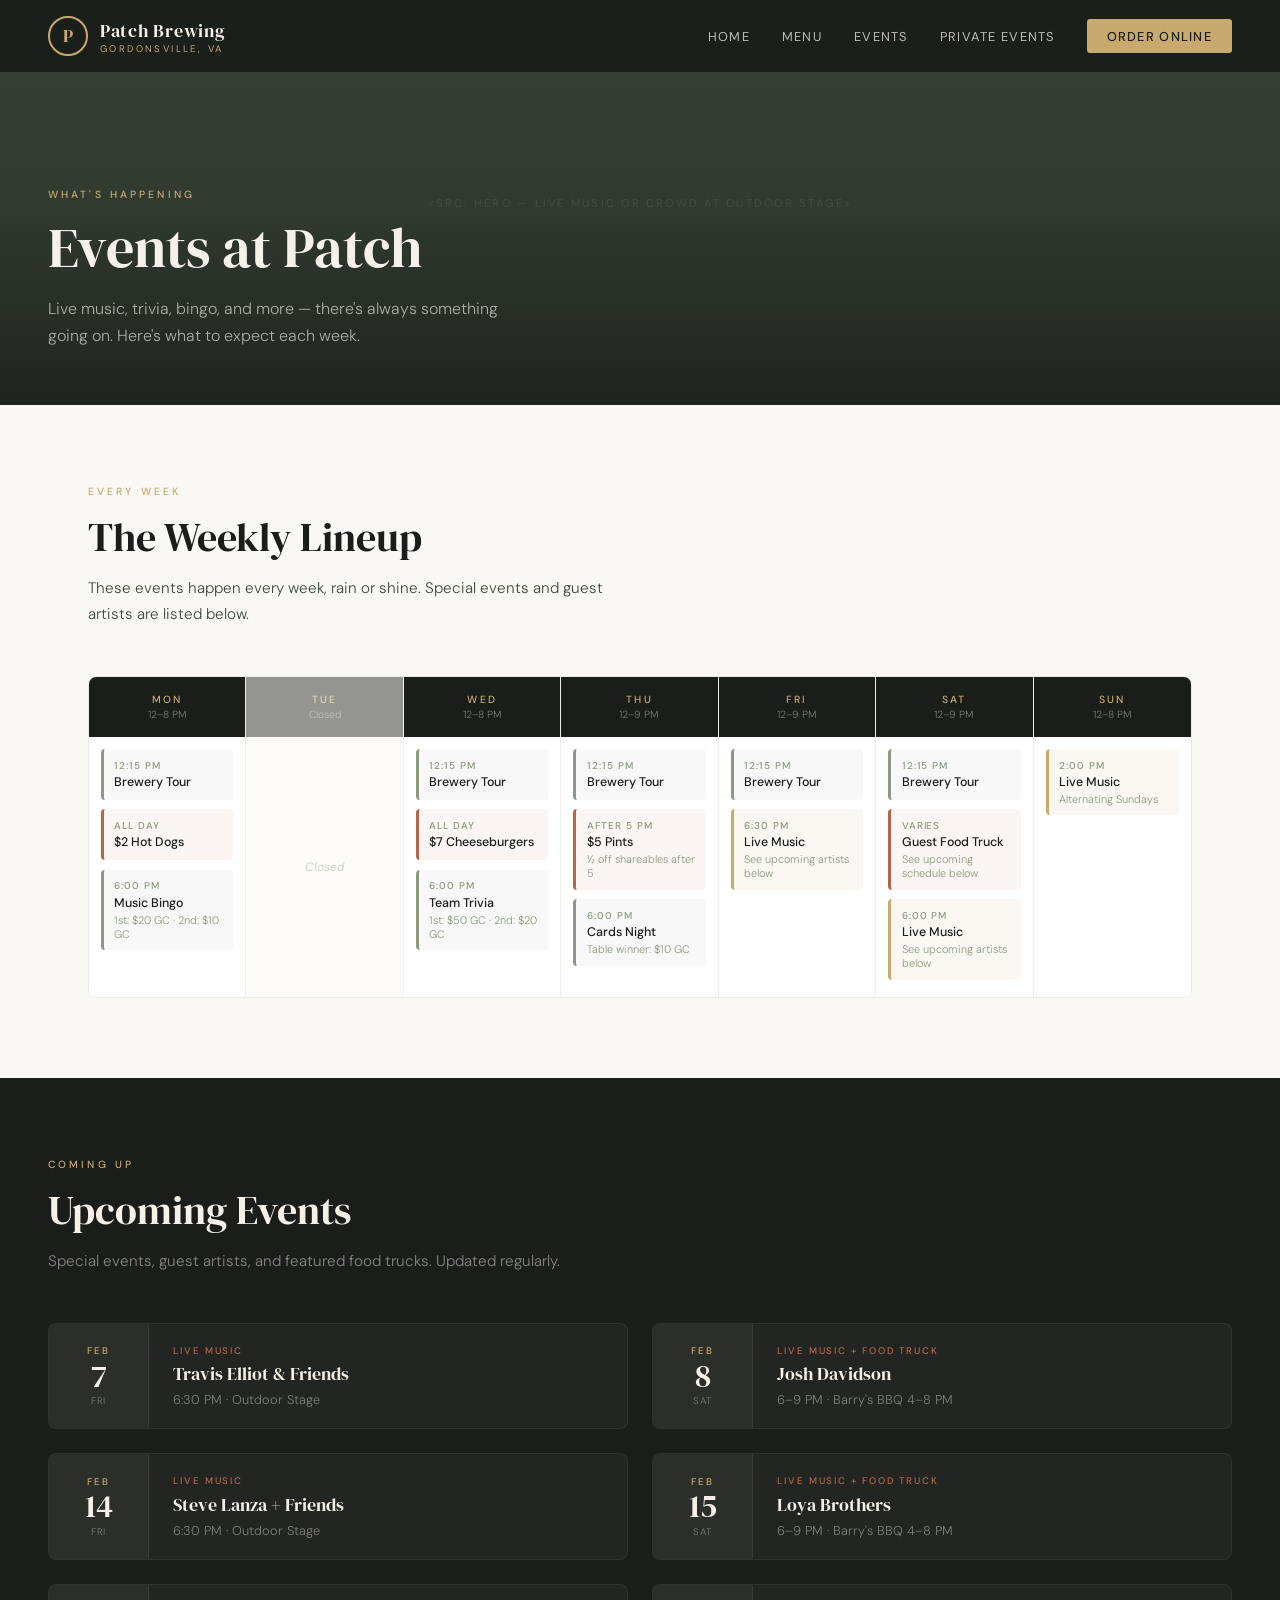
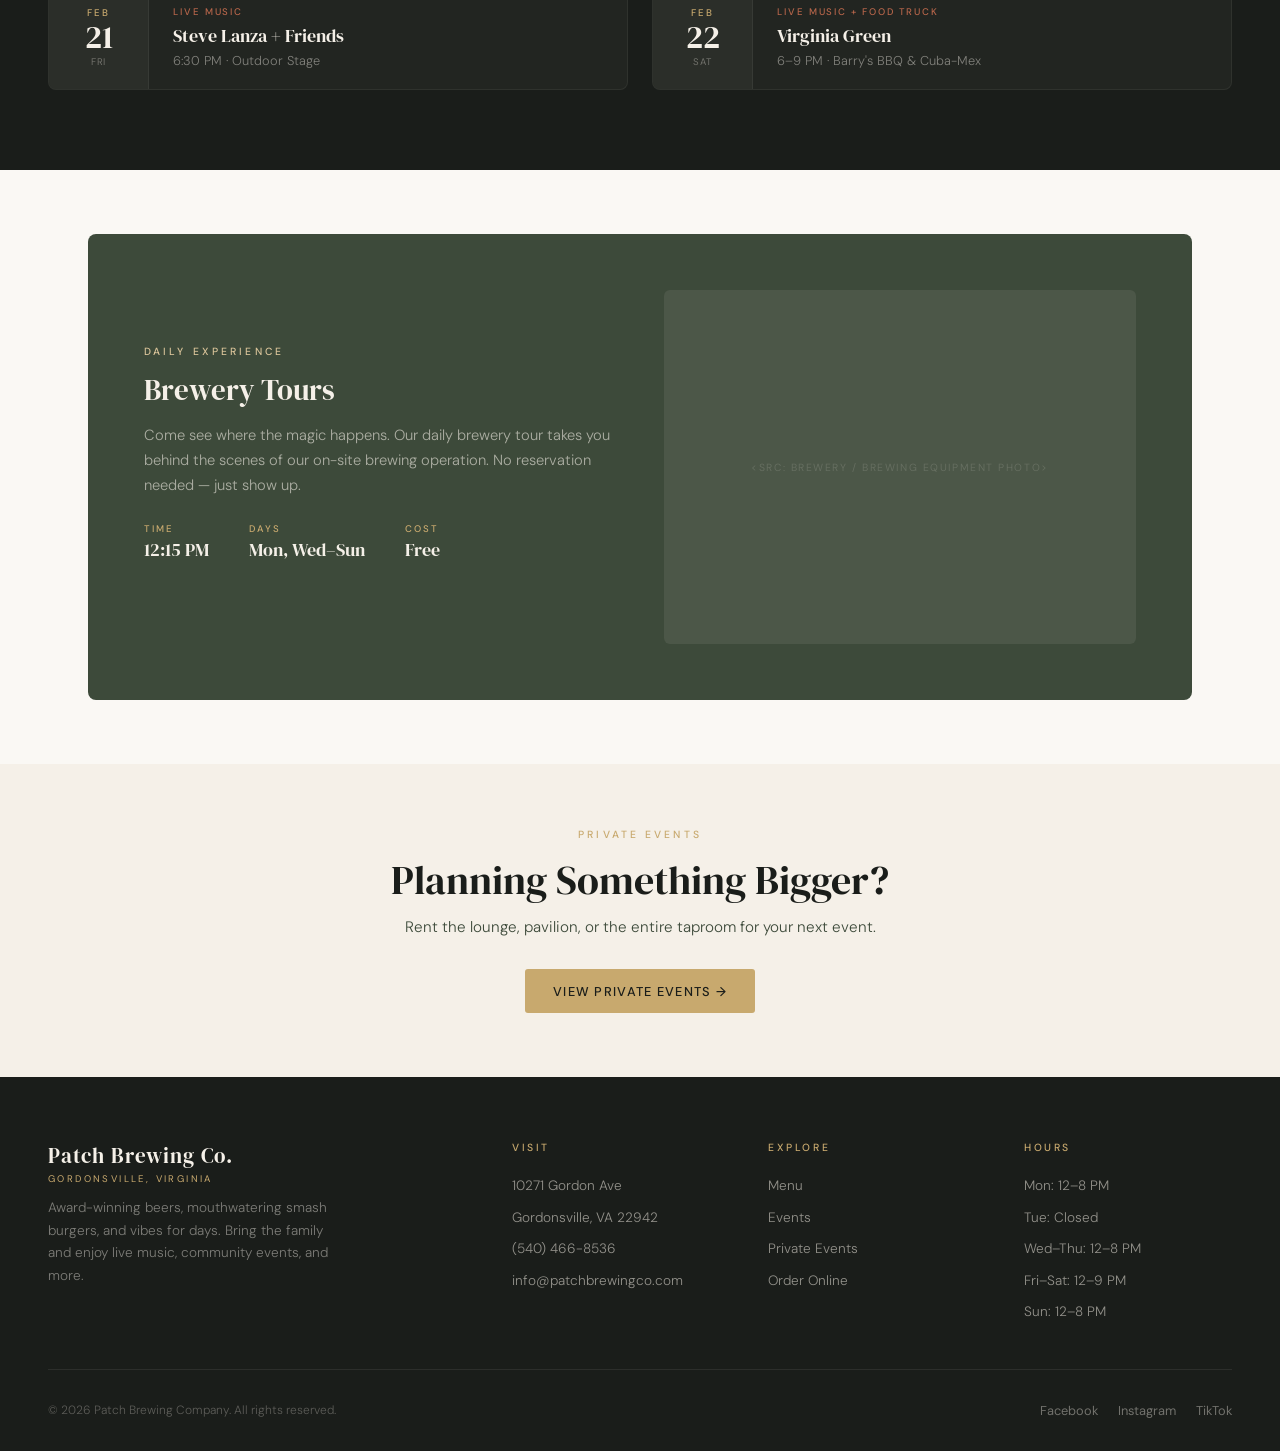
<file: pages/happenings/happenings.html>
<!--
  File: happenings.html
  Page: Happenings
  Section: Main page content
  Last Updated: 2026-03-03
-->
<!DOCTYPE html>
<html lang="en">
<head>
<meta charset="UTF-8">
<meta name="viewport" content="width=device-width, initial-scale=1.0">
<title>Events | Patch Brewing Company</title>
<link href="https://fonts.googleapis.com/css2?family=DM+Serif+Display:ital@0;1&family=DM+Sans:ital,wght@0,300;0,400;0,500;0,600;1,400&display=swap" rel="stylesheet">
<link rel="stylesheet" href="/pages/happenings/happenings.css">
<style>
  :root {
    --cream: #F5F0E8;
    --dark: #1A1D1A;
    --olive: #3D4A3A;
    --gold: #C8A96E;
    --gold-light: #DAC49A;
    --warm-white: #FAF8F4;
    --sage: #8A9A7E;
    --rust: #B5654A;
  }

  * { margin: 0; padding: 0; box-sizing: border-box; }
  html { scroll-behavior: smooth; }

  body {
    font-family: 'DM Sans', sans-serif;
    color: var(--dark);
    background: var(--warm-white);
    overflow-x: hidden;
    -webkit-font-smoothing: antialiased;
  }

  /* ─── HEADER ─── */
  header {
    position: fixed; top: 0; left: 0; right: 0; z-index: 100;
    padding: 0 3rem; height: 72px;
    display: flex; align-items: center; justify-content: space-between;
    background: rgba(26, 29, 26, 0.92);
    backdrop-filter: blur(16px); -webkit-backdrop-filter: blur(16px);
  }

  .logo {
    display: flex; align-items: center; gap: 0.75rem;
    text-decoration: none; color: var(--cream);
  }

  .logo-mark {
    width: 40px; height: 40px;
    border: 2px solid var(--gold); border-radius: 50%;
    display: flex; align-items: center; justify-content: center;
    font-family: 'DM Serif Display', serif;
    font-size: 1.1rem; color: var(--gold);
  }

  .logo-text {
    font-family: 'DM Serif Display', serif;
    font-size: 1.15rem; letter-spacing: 0.04em; color: var(--cream);
  }

  .logo-text span {
    display: block; font-family: 'DM Sans', sans-serif;
    font-size: 0.6rem; letter-spacing: 0.25em;
    text-transform: uppercase; color: var(--gold);
    font-weight: 400; margin-top: -1px;
  }

  nav { display: flex; align-items: center; gap: 2rem; }

  nav a {
    font-size: 0.8rem; letter-spacing: 0.1em;
    text-transform: uppercase; text-decoration: none;
    color: var(--cream); opacity: 0.75;
    transition: opacity 0.3s; font-weight: 400;
  }

  nav a:hover { opacity: 1; }
  nav a.active { opacity: 1; border-bottom: 1px solid var(--gold); padding-bottom: 2px; }

  .nav-cta {
    background: var(--gold); color: var(--dark) !important;
    opacity: 1 !important; padding: 0.55rem 1.25rem;
    border-radius: 3px; font-weight: 500;
    transition: background 0.3s !important;
  }

  .nav-cta:hover { background: var(--gold-light); }

  .mobile-toggle {
    display: none; background: none; border: none; cursor: pointer;
    flex-direction: column; gap: 5px; padding: 4px;
  }

  .mobile-toggle span {
    display: block; width: 24px; height: 2px;
    background: var(--cream); border-radius: 2px;
  }

  /* ─── PAGE HERO ─── */
  .page-hero {
    position: relative; height: 45vh; min-height: 340px;
    display: flex; align-items: flex-end;
    padding: 0 3rem 3.5rem; overflow: hidden;
  }

  .page-hero-bg {
    position: absolute; inset: 0; background: var(--olive);
    background-size: cover; background-position: center;
  }

  .page-hero-bg::after {
    content: ''; position: absolute; inset: 0;
    background: linear-gradient(to top,
      rgba(26,29,26,0.85) 0%, rgba(26,29,26,0.35) 50%, rgba(26,29,26,0.2) 100%);
  }

  .page-hero-placeholder {
    position: absolute; inset: 0;
    display: flex; align-items: center; justify-content: center;
    font-size: 0.7rem; letter-spacing: 0.2em; text-transform: uppercase;
    color: rgba(255,255,255,0.15);
  }

  .page-hero-content {
    position: relative; z-index: 2; max-width: 680px;
    animation: fadeUp 0.8s ease-out;
  }

  @keyframes fadeUp {
    from { opacity: 0; transform: translateY(24px); }
    to { opacity: 1; transform: translateY(0); }
  }

  .page-hero-tag {
    font-size: 0.65rem; letter-spacing: 0.3em;
    text-transform: uppercase; color: var(--gold);
    margin-bottom: 1rem; font-weight: 500;
  }

  .page-hero h1 {
    font-family: 'DM Serif Display', serif;
    font-size: clamp(2.2rem, 5vw, 3.5rem);
    color: var(--cream); line-height: 1.1;
    margin-bottom: 1rem; font-weight: 400;
  }

  .page-hero p {
    font-size: 1rem; color: rgba(245,240,232,0.65);
    line-height: 1.7; max-width: 480px; font-weight: 300;
  }

  /* ─── SHARED ─── */
  .section-tag {
    font-size: 0.65rem; letter-spacing: 0.3em;
    text-transform: uppercase; color: var(--gold);
    margin-bottom: 1rem; font-weight: 500;
  }

  .section-title {
    font-family: 'DM Serif Display', serif;
    font-size: clamp(1.8rem, 3.5vw, 2.5rem);
    color: var(--dark); line-height: 1.15;
    margin-bottom: 1rem; font-weight: 400;
  }

  .btn {
    display: inline-flex; align-items: center; gap: 0.5rem;
    padding: 0.85rem 1.75rem; font-size: 0.8rem;
    letter-spacing: 0.1em; text-transform: uppercase;
    text-decoration: none; font-family: 'DM Sans', sans-serif;
    font-weight: 500; border: none; cursor: pointer;
    transition: all 0.3s; border-radius: 3px;
  }

  .btn-primary { background: var(--gold); color: var(--dark); }
  .btn-primary:hover { background: var(--gold-light); transform: translateY(-1px); }

  /* ─── WEEKLY SCHEDULE ─── */
  .weekly {
    padding: 5rem 3rem;
    max-width: 1200px;
    margin: 0 auto;
  }

  .weekly-header {
    margin-bottom: 3rem;
  }

  .weekly-header p {
    font-size: 0.95rem; color: var(--olive);
    line-height: 1.7; font-weight: 300; max-width: 520px;
  }

  .weekly-grid {
    display: grid;
    grid-template-columns: repeat(7, 1fr);
    gap: 0;
    border: 1px solid rgba(61,74,58,0.08);
    border-radius: 8px;
    overflow: hidden;
  }

  .day-col {
    border-right: 1px solid rgba(61,74,58,0.06);
    min-height: 320px;
    display: flex;
    flex-direction: column;
  }

  .day-col:last-child { border-right: none; }

  .day-col.closed { opacity: 0.45; }

  .day-header {
    padding: 1rem 0.75rem;
    text-align: center;
    background: var(--dark);
  }

  .day-name {
    font-size: 0.65rem;
    letter-spacing: 0.2em;
    text-transform: uppercase;
    color: var(--gold);
    font-weight: 500;
  }

  .day-hours {
    font-size: 0.65rem;
    color: rgba(245,240,232,0.45);
    font-weight: 300;
    margin-top: 0.15rem;
  }

  .day-body {
    padding: 0.75rem;
    flex: 1;
    display: flex;
    flex-direction: column;
    gap: 0.6rem;
    background: white;
  }

  .day-event {
    padding: 0.6rem 0.65rem;
    border-radius: 4px;
    border-left: 3px solid;
  }

  .day-event.recurring {
    background: rgba(61,74,58,0.04);
    border-color: var(--sage);
  }

  .day-event.music {
    background: rgba(200,169,110,0.08);
    border-color: var(--gold);
  }

  .day-event.food {
    background: rgba(181,101,74,0.06);
    border-color: var(--rust);
  }

  .day-event.special {
    background: rgba(61,74,58,0.06);
    border-color: var(--olive);
  }

  .day-event-time {
    font-size: 0.62rem;
    letter-spacing: 0.1em;
    text-transform: uppercase;
    color: var(--sage);
    font-weight: 500;
    margin-bottom: 0.15rem;
  }

  .day-event-name {
    font-size: 0.78rem;
    color: var(--dark);
    font-weight: 500;
    line-height: 1.3;
  }

  .day-event-note {
    font-size: 0.68rem;
    color: var(--sage);
    font-weight: 300;
    margin-top: 0.1rem;
  }

  .day-closed-msg {
    flex: 1;
    display: flex;
    align-items: center;
    justify-content: center;
    background: white;
    padding: 1rem;
  }

  .day-closed-msg span {
    font-size: 0.75rem;
    color: var(--sage);
    font-weight: 300;
    font-style: italic;
  }

  /* ─── MOBILE SCHEDULE ─── */
  .weekly-mobile {
    display: none;
  }

  .mobile-day {
    border: 1px solid rgba(61,74,58,0.08);
    border-radius: 6px;
    margin-bottom: 1rem;
    overflow: hidden;
  }

  .mobile-day.closed { opacity: 0.5; }

  .mobile-day-header {
    display: flex;
    justify-content: space-between;
    align-items: center;
    padding: 1rem 1.25rem;
    background: var(--dark);
  }

  .mobile-day-name {
    font-size: 0.75rem;
    letter-spacing: 0.15em;
    text-transform: uppercase;
    color: var(--gold);
    font-weight: 500;
  }

  .mobile-day-hours {
    font-size: 0.72rem;
    color: rgba(245,240,232,0.45);
    font-weight: 300;
  }

  .mobile-day-body {
    padding: 1rem 1.25rem;
    background: white;
    display: flex;
    flex-direction: column;
    gap: 0.6rem;
  }

  /* ─── UPCOMING EVENTS ─── */
  .upcoming {
    background: var(--dark);
    padding: 5rem 3rem;
  }

  .upcoming-inner {
    max-width: 1200px;
    margin: 0 auto;
  }

  .upcoming .section-title { color: var(--cream); }

  .upcoming-header {
    margin-bottom: 3rem;
  }

  .upcoming-header p {
    font-size: 0.95rem;
    color: rgba(245,240,232,0.5);
    line-height: 1.7; font-weight: 300;
    max-width: 520px;
  }

  .upcoming-grid {
    display: grid;
    grid-template-columns: repeat(2, 1fr);
    gap: 1.5rem;
  }

  .upcoming-card {
    display: grid;
    grid-template-columns: 100px 1fr;
    gap: 0;
    background: rgba(245,240,232,0.04);
    border: 1px solid rgba(245,240,232,0.06);
    border-radius: 8px;
    overflow: hidden;
    transition: all 0.3s;
  }

  .upcoming-card:hover {
    background: rgba(245,240,232,0.06);
    border-color: rgba(200,169,110,0.2);
    transform: translateY(-2px);
  }

  .upcoming-date-block {
    background: rgba(245,240,232,0.04);
    display: flex;
    flex-direction: column;
    align-items: center;
    justify-content: center;
    padding: 1.25rem 0.75rem;
    border-right: 1px solid rgba(245,240,232,0.06);
  }

  .upcoming-month {
    font-size: 0.6rem;
    letter-spacing: 0.2em;
    text-transform: uppercase;
    color: var(--gold);
    font-weight: 500;
  }

  .upcoming-day {
    font-family: 'DM Serif Display', serif;
    font-size: 2rem;
    color: var(--cream);
    line-height: 1;
    margin-top: 0.15rem;
  }

  .upcoming-dow {
    font-size: 0.6rem;
    letter-spacing: 0.1em;
    text-transform: uppercase;
    color: rgba(245,240,232,0.35);
    font-weight: 400;
    margin-top: 0.15rem;
  }

  .upcoming-details {
    padding: 1.25rem 1.5rem;
    display: flex;
    flex-direction: column;
    justify-content: center;
  }

  .upcoming-event-type {
    font-size: 0.6rem;
    letter-spacing: 0.2em;
    text-transform: uppercase;
    color: var(--rust);
    font-weight: 500;
    margin-bottom: 0.3rem;
  }

  .upcoming-event-name {
    font-family: 'DM Serif Display', serif;
    font-size: 1.15rem;
    color: var(--cream);
    margin-bottom: 0.3rem;
  }

  .upcoming-event-info {
    font-size: 0.8rem;
    color: rgba(245,240,232,0.45);
    font-weight: 300;
  }

  /* ─── BREWERY TOURS ─── */
  .tours {
    padding: 4rem 3rem;
    max-width: 1200px;
    margin: 0 auto;
  }

  .tours-card {
    display: grid;
    grid-template-columns: 1fr 1fr;
    gap: 3rem;
    align-items: center;
    background: var(--olive);
    border-radius: 8px;
    padding: 3.5rem;
    overflow: hidden;
  }

  .tours-text .section-tag { color: var(--gold-light); }
  .tours-text .section-title { color: var(--cream); font-size: 1.8rem; }

  .tours-text p {
    font-size: 0.92rem; color: rgba(245,240,232,0.6);
    line-height: 1.7; font-weight: 300; margin-bottom: 1.5rem;
  }

  .tours-detail {
    display: flex; gap: 2.5rem; margin-bottom: 1.75rem;
  }

  .tours-detail-item {}

  .tours-detail-label {
    font-size: 0.6rem; letter-spacing: 0.2em;
    text-transform: uppercase; color: var(--gold);
    font-weight: 500; margin-bottom: 0.2rem;
  }

  .tours-detail-value {
    font-family: 'DM Serif Display', serif;
    font-size: 1.1rem; color: var(--cream);
  }

  .tours-img {
    aspect-ratio: 4/3;
    background: rgba(245,240,232,0.08);
    border-radius: 6px;
    display: flex; align-items: center; justify-content: center;
    font-size: 0.65rem; letter-spacing: 0.15em;
    text-transform: uppercase; color: rgba(245,240,232,0.15);
  }

  /* ─── PRIVATE EVENTS CTA ─── */
  .private-cta {
    background: var(--cream);
    padding: 4rem 3rem;
    text-align: center;
  }

  .private-cta .section-title { max-width: 500px; margin: 0 auto 0.75rem; }

  .private-cta p {
    font-size: 0.95rem; color: var(--olive);
    line-height: 1.7; font-weight: 300; margin-bottom: 1.75rem;
  }

  /* ─── FOOTER ─── */
  footer {
    background: var(--dark); color: var(--cream);
    padding: 4rem 3rem 2rem;
  }

  .footer-grid {
    display: grid; grid-template-columns: 2fr 1fr 1fr 1fr;
    gap: 3rem; max-width: 1200px; margin: 0 auto 3rem;
  }

  .footer-brand .logo-text {
    font-family: 'DM Serif Display', serif;
    font-size: 1.3rem; color: var(--cream); margin-bottom: 0.75rem;
  }

  .footer-brand p {
    font-size: 0.85rem; color: rgba(245,240,232,0.45);
    line-height: 1.65; max-width: 300px; font-weight: 300;
  }

  .footer-heading {
    font-size: 0.65rem; letter-spacing: 0.25em;
    text-transform: uppercase; color: var(--gold);
    margin-bottom: 1.25rem; font-weight: 500;
  }

  .footer-links {
    list-style: none; display: flex;
    flex-direction: column; gap: 0.65rem;
  }

  .footer-links a {
    color: rgba(245,240,232,0.55); text-decoration: none;
    font-size: 0.85rem; transition: color 0.3s; font-weight: 300;
  }

  .footer-links a:hover { color: var(--cream); }

  .footer-bottom {
    max-width: 1200px; margin: 0 auto; padding-top: 2rem;
    border-top: 1px solid rgba(245,240,232,0.08);
    display: flex; justify-content: space-between; align-items: center;
  }

  .footer-copy { font-size: 0.75rem; color: rgba(245,240,232,0.3); font-weight: 300; }

  .footer-socials { display: flex; gap: 1.25rem; }

  .footer-socials a {
    color: rgba(245,240,232,0.4); text-decoration: none;
    font-size: 0.8rem; transition: color 0.3s;
  }

  .footer-socials a:hover { color: var(--gold); }

  /* ─── RESPONSIVE ─── */
  @media (max-width: 1024px) {
    .upcoming-grid { grid-template-columns: 1fr; }
    .footer-grid { grid-template-columns: 1fr 1fr; gap: 2rem; }
  }

  @media (max-width: 768px) {
    header { padding: 0 1.5rem; }
    nav { display: none; }
    .mobile-toggle { display: flex; }

    .page-hero { padding: 0 1.5rem 3rem; height: 38vh; min-height: 280px; }

    .weekly { padding: 3.5rem 1.5rem; }
    .weekly-grid { display: none; }
    .weekly-mobile { display: block; }

    .upcoming { padding: 3.5rem 1.5rem; }
    .upcoming-card { grid-template-columns: 80px 1fr; }

    .tours { padding: 2.5rem 1.5rem; }
    .tours-card {
      grid-template-columns: 1fr; padding: 2.5rem; gap: 2rem;
    }
    .tours-img { display: none; }

    .private-cta { padding: 3rem 1.5rem; }

    .footer-grid { grid-template-columns: 1fr; gap: 2rem; }
    .footer-bottom { flex-direction: column; gap: 1rem; text-align: center; }
    footer { padding: 3rem 1.5rem 2rem; }
  }
</style>
</head>
<body>

<header>
  <a href="/" class="logo">
    <div class="logo-mark">P</div>
    <div class="logo-text">
      Patch Brewing
      <span>Gordonsville, VA</span>
    </div>
  </a>
  <nav>
    <a href="/">Home</a>
    <a href="/menu">Menu</a>
    <a href="/events">Events</a>
    <a href="/private-events">Private Events</a>
    <a href="/order" class="nav-cta" target="_blank">Order Online</a>
  </nav>
  <button class="mobile-toggle" aria-label="Toggle menu" onclick="toggleMobileNav()">
    <span></span><span></span><span></span>
  </button>
</header>

<!-- Mobile nav overlay -->
<div class="mobile-nav" id="mobileNav">
  <a href="/">Home</a>
  <a href="/menu">Menu</a>
  <a href="/events">Events</a>
  <a href="/private-events">Private Events</a>
  <a href="/order" class="nav-cta" target="_blank">Order Online</a>
</div>

<script>
function toggleMobileNav() {
  const nav = document.getElementById('mobileNav');
  const toggle = document.querySelector('.mobile-toggle');
  nav.classList.toggle('open');
  // Animate hamburger to X
  const spans = toggle.querySelectorAll('span');
  if (nav.classList.contains('open')) {
    spans[0].style.transform = 'rotate(45deg) translate(5px, 5px)';
    spans[1].style.opacity = '0';
    spans[2].style.transform = 'rotate(-45deg) translate(5px, -5px)';
    document.body.style.overflow = 'hidden';
  } else {
    spans[0].style.transform = 'none';
    spans[1].style.opacity = '1';
    spans[2].style.transform = 'none';
    document.body.style.overflow = '';
  }
}
</script>

<!-- ══════════ PAGE HERO ══════════ -->
<section class="page-hero">
  <div class="page-hero-bg">
    <div class="page-hero-placeholder">&lt;src: hero — live music or crowd at outdoor stage&gt;</div>
  </div>
  <div class="page-hero-content">
    <div class="page-hero-tag">What's Happening</div>
    <h1>Events at Patch</h1>
    <p>Live music, trivia, bingo, and more — there's always something going on. Here's what to expect each week.</p>
  </div>
</section>

<!-- ══════════ WEEKLY SCHEDULE ══════════ -->
<section class="weekly">
  <div class="weekly-header">
    <div class="section-tag">Every Week</div>
    <h2 class="section-title">The Weekly Lineup</h2>
    <p>These events happen every week, rain or shine. Special events and guest artists are listed below.</p>
  </div>

  <!-- Desktop 7-column grid -->
  <div class="weekly-grid">
    <!-- Monday -->
    <div class="day-col">
      <div class="day-header">
        <div class="day-name">Mon</div>
        <div class="day-hours">12–8 PM</div>
      </div>
      <div class="day-body">
        <div class="day-event recurring">
          <div class="day-event-time">12:15 PM</div>
          <div class="day-event-name">Brewery Tour</div>
        </div>
        <div class="day-event food">
          <div class="day-event-time">All Day</div>
          <div class="day-event-name">$2 Hot Dogs</div>
        </div>
        <div class="day-event recurring">
          <div class="day-event-time">6:00 PM</div>
          <div class="day-event-name">Music Bingo</div>
          <div class="day-event-note">1st: $20 GC · 2nd: $10 GC</div>
        </div>
      </div>
    </div>

    <!-- Tuesday -->
    <div class="day-col closed">
      <div class="day-header">
        <div class="day-name">Tue</div>
        <div class="day-hours">Closed</div>
      </div>
      <div class="day-closed-msg">
        <span>Closed</span>
      </div>
    </div>

    <!-- Wednesday -->
    <div class="day-col">
      <div class="day-header">
        <div class="day-name">Wed</div>
        <div class="day-hours">12–8 PM</div>
      </div>
      <div class="day-body">
        <div class="day-event recurring">
          <div class="day-event-time">12:15 PM</div>
          <div class="day-event-name">Brewery Tour</div>
        </div>
        <div class="day-event food">
          <div class="day-event-time">All Day</div>
          <div class="day-event-name">$7 Cheeseburgers</div>
        </div>
        <div class="day-event recurring">
          <div class="day-event-time">6:00 PM</div>
          <div class="day-event-name">Team Trivia</div>
          <div class="day-event-note">1st: $50 GC · 2nd: $20 GC</div>
        </div>
      </div>
    </div>

    <!-- Thursday -->
    <div class="day-col">
      <div class="day-header">
        <div class="day-name">Thu</div>
        <div class="day-hours">12–9 PM</div>
      </div>
      <div class="day-body">
        <div class="day-event recurring">
          <div class="day-event-time">12:15 PM</div>
          <div class="day-event-name">Brewery Tour</div>
        </div>
        <div class="day-event food">
          <div class="day-event-time">After 5 PM</div>
          <div class="day-event-name">$5 Pints</div>
          <div class="day-event-note">½ off shareables after 5</div>
        </div>
        <div class="day-event recurring">
          <div class="day-event-time">6:00 PM</div>
          <div class="day-event-name">Cards Night</div>
          <div class="day-event-note">Table winner: $10 GC</div>
        </div>
      </div>
    </div>

    <!-- Friday -->
    <div class="day-col">
      <div class="day-header">
        <div class="day-name">Fri</div>
        <div class="day-hours">12–9 PM</div>
      </div>
      <div class="day-body">
        <div class="day-event recurring">
          <div class="day-event-time">12:15 PM</div>
          <div class="day-event-name">Brewery Tour</div>
        </div>
        <div class="day-event music">
          <div class="day-event-time">6:30 PM</div>
          <div class="day-event-name">Live Music</div>
          <div class="day-event-note">See upcoming artists below</div>
        </div>
      </div>
    </div>

    <!-- Saturday -->
    <div class="day-col">
      <div class="day-header">
        <div class="day-name">Sat</div>
        <div class="day-hours">12–9 PM</div>
      </div>
      <div class="day-body">
        <div class="day-event recurring">
          <div class="day-event-time">12:15 PM</div>
          <div class="day-event-name">Brewery Tour</div>
        </div>
        <div class="day-event food">
          <div class="day-event-time">Varies</div>
          <div class="day-event-name">Guest Food Truck</div>
          <div class="day-event-note">See upcoming schedule below</div>
        </div>
        <div class="day-event music">
          <div class="day-event-time">6:00 PM</div>
          <div class="day-event-name">Live Music</div>
          <div class="day-event-note">See upcoming artists below</div>
        </div>
      </div>
    </div>

    <!-- Sunday -->
    <div class="day-col">
      <div class="day-header">
        <div class="day-name">Sun</div>
        <div class="day-hours">12–8 PM</div>
      </div>
      <div class="day-body">
        <div class="day-event music">
          <div class="day-event-time">2:00 PM</div>
          <div class="day-event-name">Live Music</div>
          <div class="day-event-note">Alternating Sundays</div>
        </div>
      </div>
    </div>
  </div>

  <!-- Mobile layout -->
  <div class="weekly-mobile">
    <div class="mobile-day">
      <div class="mobile-day-header">
        <span class="mobile-day-name">Monday</span>
        <span class="mobile-day-hours">12–8 PM</span>
      </div>
      <div class="mobile-day-body">
        <div class="day-event recurring"><div class="day-event-time">12:15 PM</div><div class="day-event-name">Brewery Tour</div></div>
        <div class="day-event food"><div class="day-event-time">All Day</div><div class="day-event-name">$2 Hot Dogs</div></div>
        <div class="day-event recurring"><div class="day-event-time">6:00 PM</div><div class="day-event-name">Music Bingo</div><div class="day-event-note">1st: $20 GC · 2nd: $10 GC</div></div>
      </div>
    </div>
    <div class="mobile-day closed">
      <div class="mobile-day-header">
        <span class="mobile-day-name">Tuesday</span>
        <span class="mobile-day-hours">Closed</span>
      </div>
    </div>
    <div class="mobile-day">
      <div class="mobile-day-header">
        <span class="mobile-day-name">Wednesday</span>
        <span class="mobile-day-hours">12–8 PM</span>
      </div>
      <div class="mobile-day-body">
        <div class="day-event recurring"><div class="day-event-time">12:15 PM</div><div class="day-event-name">Brewery Tour</div></div>
        <div class="day-event food"><div class="day-event-time">All Day</div><div class="day-event-name">$7 Cheeseburgers</div></div>
        <div class="day-event recurring"><div class="day-event-time">6:00 PM</div><div class="day-event-name">Team Trivia</div><div class="day-event-note">1st: $50 GC · 2nd: $20 GC</div></div>
      </div>
    </div>
    <div class="mobile-day">
      <div class="mobile-day-header">
        <span class="mobile-day-name">Thursday</span>
        <span class="mobile-day-hours">12–9 PM</span>
      </div>
      <div class="mobile-day-body">
        <div class="day-event recurring"><div class="day-event-time">12:15 PM</div><div class="day-event-name">Brewery Tour</div></div>
        <div class="day-event food"><div class="day-event-time">After 5 PM</div><div class="day-event-name">$5 Pints · ½ Off Shareables</div></div>
        <div class="day-event recurring"><div class="day-event-time">6:00 PM</div><div class="day-event-name">Cards Night</div><div class="day-event-note">Table winner: $10 GC</div></div>
      </div>
    </div>
    <div class="mobile-day">
      <div class="mobile-day-header">
        <span class="mobile-day-name">Friday</span>
        <span class="mobile-day-hours">12–9 PM</span>
      </div>
      <div class="mobile-day-body">
        <div class="day-event recurring"><div class="day-event-time">12:15 PM</div><div class="day-event-name">Brewery Tour</div></div>
        <div class="day-event music"><div class="day-event-time">6:30 PM</div><div class="day-event-name">Live Music</div><div class="day-event-note">See upcoming artists below</div></div>
      </div>
    </div>
    <div class="mobile-day">
      <div class="mobile-day-header">
        <span class="mobile-day-name">Saturday</span>
        <span class="mobile-day-hours">12–9 PM</span>
      </div>
      <div class="mobile-day-body">
        <div class="day-event recurring"><div class="day-event-time">12:15 PM</div><div class="day-event-name">Brewery Tour</div></div>
        <div class="day-event food"><div class="day-event-time">Varies</div><div class="day-event-name">Guest Food Truck</div></div>
        <div class="day-event music"><div class="day-event-time">6:00 PM</div><div class="day-event-name">Live Music</div><div class="day-event-note">See upcoming artists below</div></div>
      </div>
    </div>
    <div class="mobile-day">
      <div class="mobile-day-header">
        <span class="mobile-day-name">Sunday</span>
        <span class="mobile-day-hours">12–8 PM</span>
      </div>
      <div class="mobile-day-body">
        <div class="day-event music"><div class="day-event-time">2:00 PM</div><div class="day-event-name">Live Music</div><div class="day-event-note">Alternating Sundays</div></div>
      </div>
    </div>
  </div>
</section>

<!-- ══════════ UPCOMING EVENTS ══════════ -->
<section class="upcoming">
  <div class="upcoming-inner">
    <div class="upcoming-header">
      <div class="section-tag">Coming Up</div>
      <h2 class="section-title">Upcoming Events</h2>
      <p>Special events, guest artists, and featured food trucks. Updated regularly.</p>
    </div>

    <div class="upcoming-grid">
      <!-- Example events pulled from Jan calendar — replace with current month -->
      <div class="upcoming-card">
        <div class="upcoming-date-block">
          <span class="upcoming-month">Feb</span>
          <span class="upcoming-day">7</span>
          <span class="upcoming-dow">Fri</span>
        </div>
        <div class="upcoming-details">
          <div class="upcoming-event-type">Live Music</div>
          <div class="upcoming-event-name">Travis Elliot &amp; Friends</div>
          <div class="upcoming-event-info">6:30 PM · Outdoor Stage</div>
        </div>
      </div>

      <div class="upcoming-card">
        <div class="upcoming-date-block">
          <span class="upcoming-month">Feb</span>
          <span class="upcoming-day">8</span>
          <span class="upcoming-dow">Sat</span>
        </div>
        <div class="upcoming-details">
          <div class="upcoming-event-type">Live Music + Food Truck</div>
          <div class="upcoming-event-name">Josh Davidson</div>
          <div class="upcoming-event-info">6–9 PM · Barry's BBQ 4–8 PM</div>
        </div>
      </div>

      <div class="upcoming-card">
        <div class="upcoming-date-block">
          <span class="upcoming-month">Feb</span>
          <span class="upcoming-day">14</span>
          <span class="upcoming-dow">Fri</span>
        </div>
        <div class="upcoming-details">
          <div class="upcoming-event-type">Live Music</div>
          <div class="upcoming-event-name">Steve Lanza + Friends</div>
          <div class="upcoming-event-info">6:30 PM · Outdoor Stage</div>
        </div>
      </div>

      <div class="upcoming-card">
        <div class="upcoming-date-block">
          <span class="upcoming-month">Feb</span>
          <span class="upcoming-day">15</span>
          <span class="upcoming-dow">Sat</span>
        </div>
        <div class="upcoming-details">
          <div class="upcoming-event-type">Live Music + Food Truck</div>
          <div class="upcoming-event-name">Loya Brothers</div>
          <div class="upcoming-event-info">6–9 PM · Barry's BBQ 4–8 PM</div>
        </div>
      </div>

      <div class="upcoming-card">
        <div class="upcoming-date-block">
          <span class="upcoming-month">Feb</span>
          <span class="upcoming-day">21</span>
          <span class="upcoming-dow">Fri</span>
        </div>
        <div class="upcoming-details">
          <div class="upcoming-event-type">Live Music</div>
          <div class="upcoming-event-name">Steve Lanza + Friends</div>
          <div class="upcoming-event-info">6:30 PM · Outdoor Stage</div>
        </div>
      </div>

      <div class="upcoming-card">
        <div class="upcoming-date-block">
          <span class="upcoming-month">Feb</span>
          <span class="upcoming-day">22</span>
          <span class="upcoming-dow">Sat</span>
        </div>
        <div class="upcoming-details">
          <div class="upcoming-event-type">Live Music + Food Truck</div>
          <div class="upcoming-event-name">Virginia Green</div>
          <div class="upcoming-event-info">6–9 PM · Barry's BBQ &amp; Cuba-Mex</div>
        </div>
      </div>
    </div>
  </div>
</section>

<!-- ══════════ BREWERY TOURS ─── -->
<section class="tours">
  <div class="tours-card">
    <div class="tours-text">
      <div class="section-tag">Daily Experience</div>
      <h2 class="section-title">Brewery Tours</h2>
      <p>Come see where the magic happens. Our daily brewery tour takes you behind the scenes of our on-site brewing operation. No reservation needed — just show up.</p>
      <div class="tours-detail">
        <div class="tours-detail-item">
          <div class="tours-detail-label">Time</div>
          <div class="tours-detail-value">12:15 PM</div>
        </div>
        <div class="tours-detail-item">
          <div class="tours-detail-label">Days</div>
          <div class="tours-detail-value">Mon, Wed–Sun</div>
        </div>
        <div class="tours-detail-item">
          <div class="tours-detail-label">Cost</div>
          <div class="tours-detail-value">Free</div>
        </div>
      </div>
    </div>
    <div class="tours-img">&lt;src: brewery / brewing equipment photo&gt;</div>
  </div>
</section>

<!-- ══════════ PRIVATE EVENTS CTA ══════════ -->
<section class="private-cta">
  <div class="section-tag">Private Events</div>
  <h2 class="section-title">Planning Something Bigger?</h2>
  <p>Rent the lounge, pavilion, or the entire taproom for your next event.</p>
  <a href="/private-events" class="btn btn-primary">View Private Events →</a>
</section>

<footer>
  <div class="footer-grid">
    <div class="footer-brand">
      <div class="logo-text">
        Patch Brewing Co.
        <span>Gordonsville, Virginia</span>
      </div>
      <p>Award-winning beers, mouthwatering smash burgers, and vibes for days. Bring the family and enjoy live music, community events, and more.</p>
    </div>
    <div>
      <div class="footer-heading">Visit</div>
      <ul class="footer-links">
        <li><a href="https://maps.google.com/?q=10271+Gordon+Ave+Gordonsville+VA+22942" target="_blank">10271 Gordon Ave</a></li>
        <li><a href="https://maps.google.com/?q=10271+Gordon+Ave+Gordonsville+VA+22942" target="_blank">Gordonsville, VA 22942</a></li>
        <li><a href="tel:5404668536">(540) 466-8536</a></li>
        <li><a href="mailto:info@patchbrewingco.com">info@patchbrewingco.com</a></li>
      </ul>
    </div>
    <div>
      <div class="footer-heading">Explore</div>
      <ul class="footer-links">
        <li><a href="/menu">Menu</a></li>
        <li><a href="/events">Events</a></li>
        <li><a href="/private-events">Private Events</a></li>
        <li><a href="/order" target="_blank">Order Online</a></li>
      </ul>
    </div>
    <div>
      <div class="footer-heading">Hours</div>
      <ul class="footer-links">
        <li><a href="#">Mon: 12–8 PM</a></li>
        <li><a href="#">Tue: Closed</a></li>
        <li><a href="#">Wed–Thu: 12–8 PM</a></li>
        <li><a href="#">Fri–Sat: 12–9 PM</a></li>
        <li><a href="#">Sun: 12–8 PM</a></li>
      </ul>
    </div>
  </div>
  <div class="footer-bottom">
    <div class="footer-copy">© 2026 Patch Brewing Company. All rights reserved.</div>
    <div class="footer-socials">
      <a href="https://facebook.com/patchbrewingco" target="_blank">Facebook</a>
      <a href="https://instagram.com/patchbrewingco" target="_blank">Instagram</a>
      <a href="https://tiktok.com/@patchbrewingco" target="_blank">TikTok</a>
    </div>
  </div>
</footer>

</body>
</html>
</file>
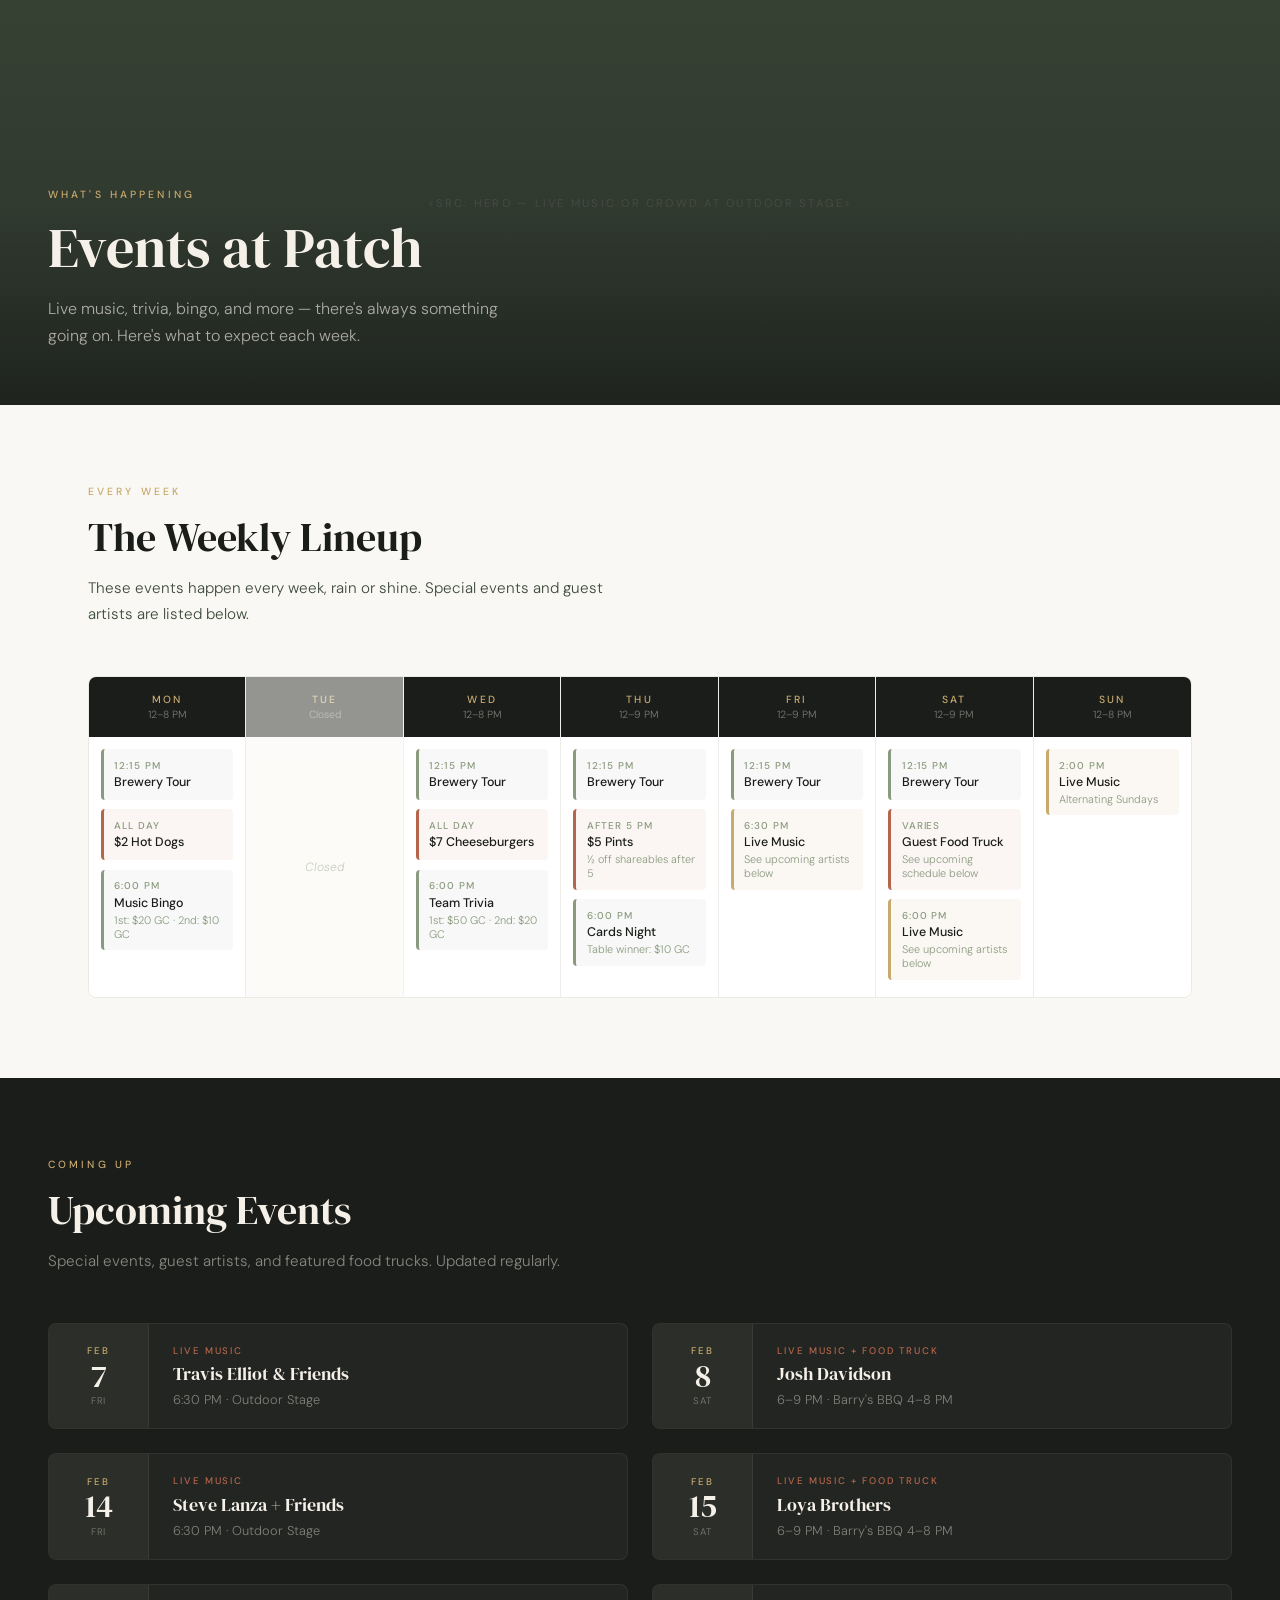
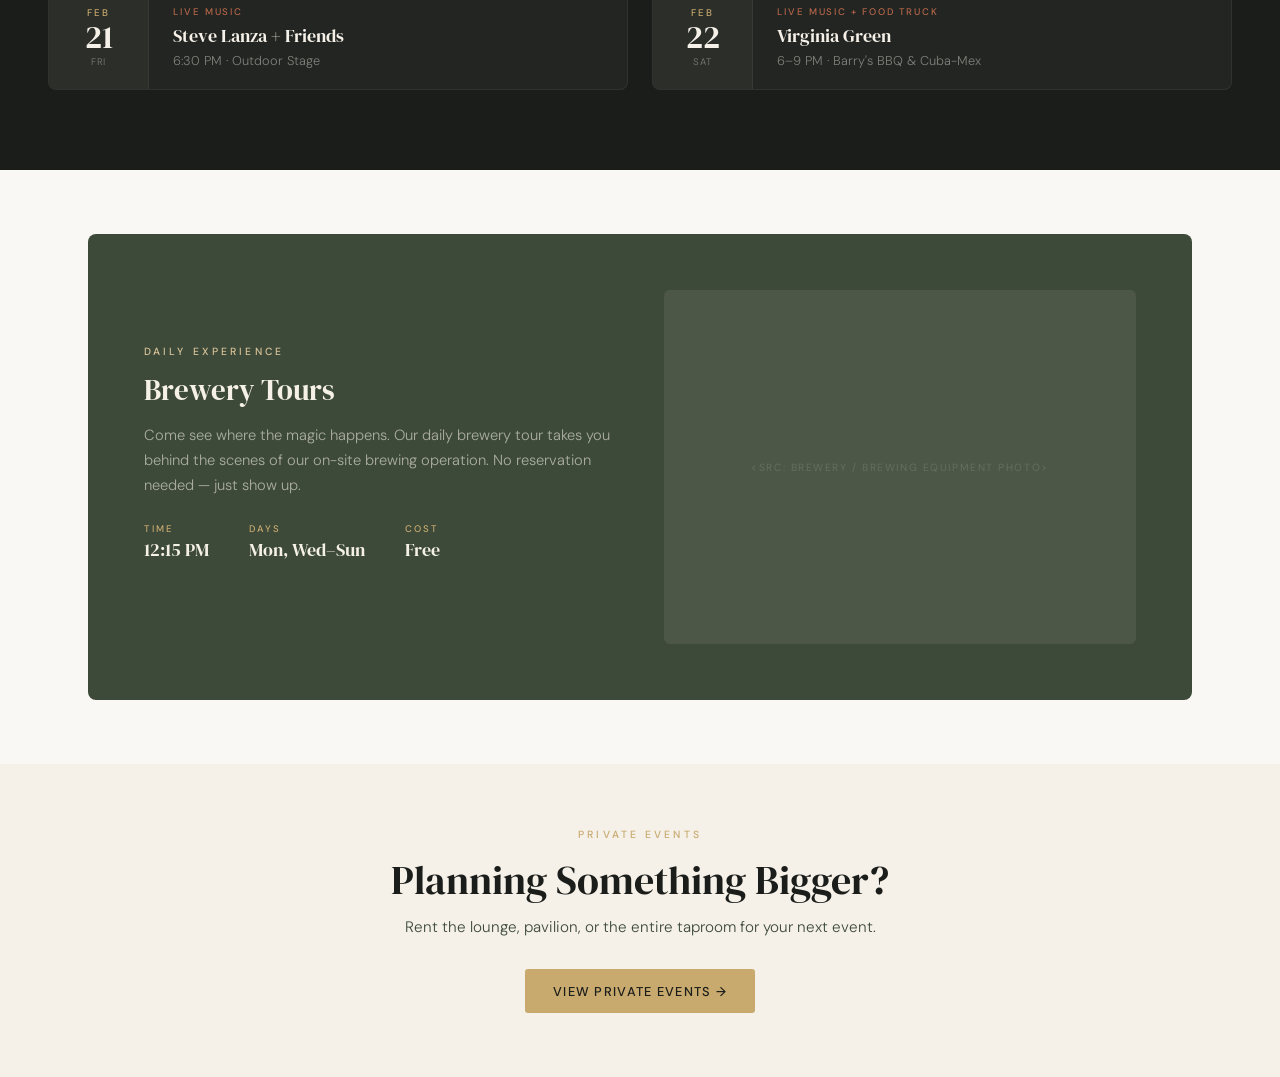
<file: pages/happenings/section-main.html>
<!DOCTYPE html>
<html lang="en">
<head>
<meta charset="UTF-8">
<meta name="viewport" content="width=device-width, initial-scale=1.0">
<title>Events | Patch Brewing Company</title>
<link href="https://fonts.googleapis.com/css2?family=DM+Serif+Display:ital@0;1&family=DM+Sans:ital,wght@0,300;0,400;0,500;0,600;1,400&display=swap" rel="stylesheet">
<style>
  :root {
    --cream: #F5F0E8;
    --dark: #1A1D1A;
    --olive: #3D4A3A;
    --gold: #C8A96E;
    --gold-light: #DAC49A;
    --warm-white: #FAF8F4;
    --sage: #8A9A7E;
    --rust: #B5654A;
  }

  * { margin: 0; padding: 0; box-sizing: border-box; }
  html { scroll-behavior: smooth; }

  body {
    font-family: 'DM Sans', sans-serif;
    color: var(--dark);
    background: var(--warm-white);
    overflow-x: hidden;
    -webkit-font-smoothing: antialiased;
  }

  /* ─── HEADER ─── */
  header {
    position: fixed; top: 0; left: 0; right: 0; z-index: 100;
    padding: 0 3rem; height: 72px;
    display: flex; align-items: center; justify-content: space-between;
    background: rgba(26, 29, 26, 0.92);
    backdrop-filter: blur(16px); -webkit-backdrop-filter: blur(16px);
  }

  .logo {
    display: flex; align-items: center; gap: 0.75rem;
    text-decoration: none; color: var(--cream);
  }

  .logo-mark {
    width: 40px; height: 40px;
    border: 2px solid var(--gold); border-radius: 50%;
    display: flex; align-items: center; justify-content: center;
    font-family: 'DM Serif Display', serif;
    font-size: 1.1rem; color: var(--gold);
  }

  .logo-text {
    font-family: 'DM Serif Display', serif;
    font-size: 1.15rem; letter-spacing: 0.04em; color: var(--cream);
  }

  .logo-text span {
    display: block; font-family: 'DM Sans', sans-serif;
    font-size: 0.6rem; letter-spacing: 0.25em;
    text-transform: uppercase; color: var(--gold);
    font-weight: 400; margin-top: -1px;
  }

  nav { display: flex; align-items: center; gap: 2rem; }

  nav a {
    font-size: 0.8rem; letter-spacing: 0.1em;
    text-transform: uppercase; text-decoration: none;
    color: var(--cream); opacity: 0.75;
    transition: opacity 0.3s; font-weight: 400;
  }

  nav a:hover { opacity: 1; }
  nav a.active { opacity: 1; border-bottom: 1px solid var(--gold); padding-bottom: 2px; }

  .nav-cta {
    background: var(--gold); color: var(--dark) !important;
    opacity: 1 !important; padding: 0.55rem 1.25rem;
    border-radius: 3px; font-weight: 500;
    transition: background 0.3s !important;
  }

  .nav-cta:hover { background: var(--gold-light); }

  .mobile-toggle {
    display: none; background: none; border: none; cursor: pointer;
    flex-direction: column; gap: 5px; padding: 4px;
  }

  .mobile-toggle span {
    display: block; width: 24px; height: 2px;
    background: var(--cream); border-radius: 2px;
  }

  /* ─── PAGE HERO ─── */
  .page-hero {
    position: relative; height: 45vh; min-height: 340px;
    display: flex; align-items: flex-end;
    padding: 0 3rem 3.5rem; overflow: hidden;
  }

  .page-hero-bg {
    position: absolute; inset: 0; background: var(--olive);
    background-size: cover; background-position: center;
  }

  .page-hero-bg::after {
    content: ''; position: absolute; inset: 0;
    background: linear-gradient(to top,
      rgba(26,29,26,0.85) 0%, rgba(26,29,26,0.35) 50%, rgba(26,29,26,0.2) 100%);
  }

  .page-hero-placeholder {
    position: absolute; inset: 0;
    display: flex; align-items: center; justify-content: center;
    font-size: 0.7rem; letter-spacing: 0.2em; text-transform: uppercase;
    color: rgba(255,255,255,0.15);
  }

  .page-hero-content {
    position: relative; z-index: 2; max-width: 680px;
    animation: fadeUp 0.8s ease-out;
  }

  @keyframes fadeUp {
    from { opacity: 0; transform: translateY(24px); }
    to { opacity: 1; transform: translateY(0); }
  }

  .page-hero-tag {
    font-size: 0.65rem; letter-spacing: 0.3em;
    text-transform: uppercase; color: var(--gold);
    margin-bottom: 1rem; font-weight: 500;
  }

  .page-hero h1 {
    font-family: 'DM Serif Display', serif;
    font-size: clamp(2.2rem, 5vw, 3.5rem);
    color: var(--cream); line-height: 1.1;
    margin-bottom: 1rem; font-weight: 400;
  }

  .page-hero p {
    font-size: 1rem; color: rgba(245,240,232,0.65);
    line-height: 1.7; max-width: 480px; font-weight: 300;
  }

  /* ─── SHARED ─── */
  .section-tag {
    font-size: 0.65rem; letter-spacing: 0.3em;
    text-transform: uppercase; color: var(--gold);
    margin-bottom: 1rem; font-weight: 500;
  }

  .section-title {
    font-family: 'DM Serif Display', serif;
    font-size: clamp(1.8rem, 3.5vw, 2.5rem);
    color: var(--dark); line-height: 1.15;
    margin-bottom: 1rem; font-weight: 400;
  }

  .btn {
    display: inline-flex; align-items: center; gap: 0.5rem;
    padding: 0.85rem 1.75rem; font-size: 0.8rem;
    letter-spacing: 0.1em; text-transform: uppercase;
    text-decoration: none; font-family: 'DM Sans', sans-serif;
    font-weight: 500; border: none; cursor: pointer;
    transition: all 0.3s; border-radius: 3px;
  }

  .btn-primary { background: var(--gold); color: var(--dark); }
  .btn-primary:hover { background: var(--gold-light); transform: translateY(-1px); }

  /* ─── WEEKLY SCHEDULE ─── */
  .weekly {
    padding: 5rem 3rem;
    max-width: 1200px;
    margin: 0 auto;
  }

  .weekly-header {
    margin-bottom: 3rem;
  }

  .weekly-header p {
    font-size: 0.95rem; color: var(--olive);
    line-height: 1.7; font-weight: 300; max-width: 520px;
  }

  .weekly-grid {
    display: grid;
    grid-template-columns: repeat(7, 1fr);
    gap: 0;
    border: 1px solid rgba(61,74,58,0.08);
    border-radius: 8px;
    overflow: hidden;
  }

  .day-col {
    border-right: 1px solid rgba(61,74,58,0.06);
    min-height: 320px;
    display: flex;
    flex-direction: column;
  }

  .day-col:last-child { border-right: none; }

  .day-col.closed { opacity: 0.45; }

  .day-header {
    padding: 1rem 0.75rem;
    text-align: center;
    background: var(--dark);
  }

  .day-name {
    font-size: 0.65rem;
    letter-spacing: 0.2em;
    text-transform: uppercase;
    color: var(--gold);
    font-weight: 500;
  }

  .day-hours {
    font-size: 0.65rem;
    color: rgba(245,240,232,0.45);
    font-weight: 300;
    margin-top: 0.15rem;
  }

  .day-body {
    padding: 0.75rem;
    flex: 1;
    display: flex;
    flex-direction: column;
    gap: 0.6rem;
    background: white;
  }

  .day-event {
    padding: 0.6rem 0.65rem;
    border-radius: 4px;
    border-left: 3px solid;
  }

  .day-event.recurring {
    background: rgba(61,74,58,0.04);
    border-color: var(--sage);
  }

  .day-event.music {
    background: rgba(200,169,110,0.08);
    border-color: var(--gold);
  }

  .day-event.food {
    background: rgba(181,101,74,0.06);
    border-color: var(--rust);
  }

  .day-event.special {
    background: rgba(61,74,58,0.06);
    border-color: var(--olive);
  }

  .day-event-time {
    font-size: 0.62rem;
    letter-spacing: 0.1em;
    text-transform: uppercase;
    color: var(--sage);
    font-weight: 500;
    margin-bottom: 0.15rem;
  }

  .day-event-name {
    font-size: 0.78rem;
    color: var(--dark);
    font-weight: 500;
    line-height: 1.3;
  }

  .day-event-note {
    font-size: 0.68rem;
    color: var(--sage);
    font-weight: 300;
    margin-top: 0.1rem;
  }

  .day-closed-msg {
    flex: 1;
    display: flex;
    align-items: center;
    justify-content: center;
    background: white;
    padding: 1rem;
  }

  .day-closed-msg span {
    font-size: 0.75rem;
    color: var(--sage);
    font-weight: 300;
    font-style: italic;
  }

  /* ─── MOBILE SCHEDULE ─── */
  .weekly-mobile {
    display: none;
  }

  .mobile-day {
    border: 1px solid rgba(61,74,58,0.08);
    border-radius: 6px;
    margin-bottom: 1rem;
    overflow: hidden;
  }

  .mobile-day.closed { opacity: 0.5; }

  .mobile-day-header {
    display: flex;
    justify-content: space-between;
    align-items: center;
    padding: 1rem 1.25rem;
    background: var(--dark);
  }

  .mobile-day-name {
    font-size: 0.75rem;
    letter-spacing: 0.15em;
    text-transform: uppercase;
    color: var(--gold);
    font-weight: 500;
  }

  .mobile-day-hours {
    font-size: 0.72rem;
    color: rgba(245,240,232,0.45);
    font-weight: 300;
  }

  .mobile-day-body {
    padding: 1rem 1.25rem;
    background: white;
    display: flex;
    flex-direction: column;
    gap: 0.6rem;
  }

  /* ─── UPCOMING EVENTS ─── */
  .upcoming {
    background: var(--dark);
    padding: 5rem 3rem;
  }

  .upcoming-inner {
    max-width: 1200px;
    margin: 0 auto;
  }

  .upcoming .section-title { color: var(--cream); }

  .upcoming-header {
    margin-bottom: 3rem;
  }

  .upcoming-header p {
    font-size: 0.95rem;
    color: rgba(245,240,232,0.5);
    line-height: 1.7; font-weight: 300;
    max-width: 520px;
  }

  .upcoming-grid {
    display: grid;
    grid-template-columns: repeat(2, 1fr);
    gap: 1.5rem;
  }

  .upcoming-card {
    display: grid;
    grid-template-columns: 100px 1fr;
    gap: 0;
    background: rgba(245,240,232,0.04);
    border: 1px solid rgba(245,240,232,0.06);
    border-radius: 8px;
    overflow: hidden;
    transition: all 0.3s;
  }

  .upcoming-card:hover {
    background: rgba(245,240,232,0.06);
    border-color: rgba(200,169,110,0.2);
    transform: translateY(-2px);
  }

  .upcoming-date-block {
    background: rgba(245,240,232,0.04);
    display: flex;
    flex-direction: column;
    align-items: center;
    justify-content: center;
    padding: 1.25rem 0.75rem;
    border-right: 1px solid rgba(245,240,232,0.06);
  }

  .upcoming-month {
    font-size: 0.6rem;
    letter-spacing: 0.2em;
    text-transform: uppercase;
    color: var(--gold);
    font-weight: 500;
  }

  .upcoming-day {
    font-family: 'DM Serif Display', serif;
    font-size: 2rem;
    color: var(--cream);
    line-height: 1;
    margin-top: 0.15rem;
  }

  .upcoming-dow {
    font-size: 0.6rem;
    letter-spacing: 0.1em;
    text-transform: uppercase;
    color: rgba(245,240,232,0.35);
    font-weight: 400;
    margin-top: 0.15rem;
  }

  .upcoming-details {
    padding: 1.25rem 1.5rem;
    display: flex;
    flex-direction: column;
    justify-content: center;
  }

  .upcoming-event-type {
    font-size: 0.6rem;
    letter-spacing: 0.2em;
    text-transform: uppercase;
    color: var(--rust);
    font-weight: 500;
    margin-bottom: 0.3rem;
  }

  .upcoming-event-name {
    font-family: 'DM Serif Display', serif;
    font-size: 1.15rem;
    color: var(--cream);
    margin-bottom: 0.3rem;
  }

  .upcoming-event-info {
    font-size: 0.8rem;
    color: rgba(245,240,232,0.45);
    font-weight: 300;
  }

  /* ─── BREWERY TOURS ─── */
  .tours {
    padding: 4rem 3rem;
    max-width: 1200px;
    margin: 0 auto;
  }

  .tours-card {
    display: grid;
    grid-template-columns: 1fr 1fr;
    gap: 3rem;
    align-items: center;
    background: var(--olive);
    border-radius: 8px;
    padding: 3.5rem;
    overflow: hidden;
  }

  .tours-text .section-tag { color: var(--gold-light); }
  .tours-text .section-title { color: var(--cream); font-size: 1.8rem; }

  .tours-text p {
    font-size: 0.92rem; color: rgba(245,240,232,0.6);
    line-height: 1.7; font-weight: 300; margin-bottom: 1.5rem;
  }

  .tours-detail {
    display: flex; gap: 2.5rem; margin-bottom: 1.75rem;
  }

  .tours-detail-item {}

  .tours-detail-label {
    font-size: 0.6rem; letter-spacing: 0.2em;
    text-transform: uppercase; color: var(--gold);
    font-weight: 500; margin-bottom: 0.2rem;
  }

  .tours-detail-value {
    font-family: 'DM Serif Display', serif;
    font-size: 1.1rem; color: var(--cream);
  }

  .tours-img {
    aspect-ratio: 4/3;
    background: rgba(245,240,232,0.08);
    border-radius: 6px;
    display: flex; align-items: center; justify-content: center;
    font-size: 0.65rem; letter-spacing: 0.15em;
    text-transform: uppercase; color: rgba(245,240,232,0.15);
  }

  /* ─── PRIVATE EVENTS CTA ─── */
  .private-cta {
    background: var(--cream);
    padding: 4rem 3rem;
    text-align: center;
  }

  .private-cta .section-title { max-width: 500px; margin: 0 auto 0.75rem; }

  .private-cta p {
    font-size: 0.95rem; color: var(--olive);
    line-height: 1.7; font-weight: 300; margin-bottom: 1.75rem;
  }

  /* ─── FOOTER ─── */
  footer {
    background: var(--dark); color: var(--cream);
    padding: 4rem 3rem 2rem;
  }

  .footer-grid {
    display: grid; grid-template-columns: 2fr 1fr 1fr 1fr;
    gap: 3rem; max-width: 1200px; margin: 0 auto 3rem;
  }

  .footer-brand .logo-text {
    font-family: 'DM Serif Display', serif;
    font-size: 1.3rem; color: var(--cream); margin-bottom: 0.75rem;
  }

  .footer-brand p {
    font-size: 0.85rem; color: rgba(245,240,232,0.45);
    line-height: 1.65; max-width: 300px; font-weight: 300;
  }

  .footer-heading {
    font-size: 0.65rem; letter-spacing: 0.25em;
    text-transform: uppercase; color: var(--gold);
    margin-bottom: 1.25rem; font-weight: 500;
  }

  .footer-links {
    list-style: none; display: flex;
    flex-direction: column; gap: 0.65rem;
  }

  .footer-links a {
    color: rgba(245,240,232,0.55); text-decoration: none;
    font-size: 0.85rem; transition: color 0.3s; font-weight: 300;
  }

  .footer-links a:hover { color: var(--cream); }

  .footer-bottom {
    max-width: 1200px; margin: 0 auto; padding-top: 2rem;
    border-top: 1px solid rgba(245,240,232,0.08);
    display: flex; justify-content: space-between; align-items: center;
  }

  .footer-copy { font-size: 0.75rem; color: rgba(245,240,232,0.3); font-weight: 300; }

  .footer-socials { display: flex; gap: 1.25rem; }

  .footer-socials a {
    color: rgba(245,240,232,0.4); text-decoration: none;
    font-size: 0.8rem; transition: color 0.3s;
  }

  .footer-socials a:hover { color: var(--gold); }

  /* ─── RESPONSIVE ─── */
  @media (max-width: 1024px) {
    .upcoming-grid { grid-template-columns: 1fr; }
    .footer-grid { grid-template-columns: 1fr 1fr; gap: 2rem; }
  }

  @media (max-width: 768px) {
    header { padding: 0 1.5rem; }
    nav { display: none; }
    .mobile-toggle { display: flex; }

    .page-hero { padding: 0 1.5rem 3rem; height: 38vh; min-height: 280px; }

    .weekly { padding: 3.5rem 1.5rem; }
    .weekly-grid { display: none; }
    .weekly-mobile { display: block; }

    .upcoming { padding: 3.5rem 1.5rem; }
    .upcoming-card { grid-template-columns: 80px 1fr; }

    .tours { padding: 2.5rem 1.5rem; }
    .tours-card {
      grid-template-columns: 1fr; padding: 2.5rem; gap: 2rem;
    }
    .tours-img { display: none; }

    .private-cta { padding: 3rem 1.5rem; }

    .footer-grid { grid-template-columns: 1fr; gap: 2rem; }
    .footer-bottom { flex-direction: column; gap: 1rem; text-align: center; }
    footer { padding: 3rem 1.5rem 2rem; }
  }
</style>
</head>
<body>

<!-- Global header loads here -->

<!-- ══════════ PAGE HERO ══════════ -->
<section class="page-hero">
  <div class="page-hero-bg">
    <div class="page-hero-placeholder">&lt;src: hero — live music or crowd at outdoor stage&gt;</div>
  </div>
  <div class="page-hero-content">
    <div class="page-hero-tag">What's Happening</div>
    <h1>Events at Patch</h1>
    <p>Live music, trivia, bingo, and more — there's always something going on. Here's what to expect each week.</p>
  </div>
</section>

<!-- ══════════ WEEKLY SCHEDULE ══════════ -->
<section class="weekly">
  <div class="weekly-header">
    <div class="section-tag">Every Week</div>
    <h2 class="section-title">The Weekly Lineup</h2>
    <p>These events happen every week, rain or shine. Special events and guest artists are listed below.</p>
  </div>

  <!-- Desktop 7-column grid -->
  <div class="weekly-grid">
    <!-- Monday -->
    <div class="day-col">
      <div class="day-header">
        <div class="day-name">Mon</div>
        <div class="day-hours">12–8 PM</div>
      </div>
      <div class="day-body">
        <div class="day-event recurring">
          <div class="day-event-time">12:15 PM</div>
          <div class="day-event-name">Brewery Tour</div>
        </div>
        <div class="day-event food">
          <div class="day-event-time">All Day</div>
          <div class="day-event-name">$2 Hot Dogs</div>
        </div>
        <div class="day-event recurring">
          <div class="day-event-time">6:00 PM</div>
          <div class="day-event-name">Music Bingo</div>
          <div class="day-event-note">1st: $20 GC · 2nd: $10 GC</div>
        </div>
      </div>
    </div>

    <!-- Tuesday -->
    <div class="day-col closed">
      <div class="day-header">
        <div class="day-name">Tue</div>
        <div class="day-hours">Closed</div>
      </div>
      <div class="day-closed-msg">
        <span>Closed</span>
      </div>
    </div>

    <!-- Wednesday -->
    <div class="day-col">
      <div class="day-header">
        <div class="day-name">Wed</div>
        <div class="day-hours">12–8 PM</div>
      </div>
      <div class="day-body">
        <div class="day-event recurring">
          <div class="day-event-time">12:15 PM</div>
          <div class="day-event-name">Brewery Tour</div>
        </div>
        <div class="day-event food">
          <div class="day-event-time">All Day</div>
          <div class="day-event-name">$7 Cheeseburgers</div>
        </div>
        <div class="day-event recurring">
          <div class="day-event-time">6:00 PM</div>
          <div class="day-event-name">Team Trivia</div>
          <div class="day-event-note">1st: $50 GC · 2nd: $20 GC</div>
        </div>
      </div>
    </div>

    <!-- Thursday -->
    <div class="day-col">
      <div class="day-header">
        <div class="day-name">Thu</div>
        <div class="day-hours">12–9 PM</div>
      </div>
      <div class="day-body">
        <div class="day-event recurring">
          <div class="day-event-time">12:15 PM</div>
          <div class="day-event-name">Brewery Tour</div>
        </div>
        <div class="day-event food">
          <div class="day-event-time">After 5 PM</div>
          <div class="day-event-name">$5 Pints</div>
          <div class="day-event-note">½ off shareables after 5</div>
        </div>
        <div class="day-event recurring">
          <div class="day-event-time">6:00 PM</div>
          <div class="day-event-name">Cards Night</div>
          <div class="day-event-note">Table winner: $10 GC</div>
        </div>
      </div>
    </div>

    <!-- Friday -->
    <div class="day-col">
      <div class="day-header">
        <div class="day-name">Fri</div>
        <div class="day-hours">12–9 PM</div>
      </div>
      <div class="day-body">
        <div class="day-event recurring">
          <div class="day-event-time">12:15 PM</div>
          <div class="day-event-name">Brewery Tour</div>
        </div>
        <div class="day-event music">
          <div class="day-event-time">6:30 PM</div>
          <div class="day-event-name">Live Music</div>
          <div class="day-event-note">See upcoming artists below</div>
        </div>
      </div>
    </div>

    <!-- Saturday -->
    <div class="day-col">
      <div class="day-header">
        <div class="day-name">Sat</div>
        <div class="day-hours">12–9 PM</div>
      </div>
      <div class="day-body">
        <div class="day-event recurring">
          <div class="day-event-time">12:15 PM</div>
          <div class="day-event-name">Brewery Tour</div>
        </div>
        <div class="day-event food">
          <div class="day-event-time">Varies</div>
          <div class="day-event-name">Guest Food Truck</div>
          <div class="day-event-note">See upcoming schedule below</div>
        </div>
        <div class="day-event music">
          <div class="day-event-time">6:00 PM</div>
          <div class="day-event-name">Live Music</div>
          <div class="day-event-note">See upcoming artists below</div>
        </div>
      </div>
    </div>

    <!-- Sunday -->
    <div class="day-col">
      <div class="day-header">
        <div class="day-name">Sun</div>
        <div class="day-hours">12–8 PM</div>
      </div>
      <div class="day-body">
        <div class="day-event music">
          <div class="day-event-time">2:00 PM</div>
          <div class="day-event-name">Live Music</div>
          <div class="day-event-note">Alternating Sundays</div>
        </div>
      </div>
    </div>
  </div>

  <!-- Mobile layout -->
  <div class="weekly-mobile">
    <div class="mobile-day">
      <div class="mobile-day-header">
        <span class="mobile-day-name">Monday</span>
        <span class="mobile-day-hours">12–8 PM</span>
      </div>
      <div class="mobile-day-body">
        <div class="day-event recurring"><div class="day-event-time">12:15 PM</div><div class="day-event-name">Brewery Tour</div></div>
        <div class="day-event food"><div class="day-event-time">All Day</div><div class="day-event-name">$2 Hot Dogs</div></div>
        <div class="day-event recurring"><div class="day-event-time">6:00 PM</div><div class="day-event-name">Music Bingo</div><div class="day-event-note">1st: $20 GC · 2nd: $10 GC</div></div>
      </div>
    </div>
    <div class="mobile-day closed">
      <div class="mobile-day-header">
        <span class="mobile-day-name">Tuesday</span>
        <span class="mobile-day-hours">Closed</span>
      </div>
    </div>
    <div class="mobile-day">
      <div class="mobile-day-header">
        <span class="mobile-day-name">Wednesday</span>
        <span class="mobile-day-hours">12–8 PM</span>
      </div>
      <div class="mobile-day-body">
        <div class="day-event recurring"><div class="day-event-time">12:15 PM</div><div class="day-event-name">Brewery Tour</div></div>
        <div class="day-event food"><div class="day-event-time">All Day</div><div class="day-event-name">$7 Cheeseburgers</div></div>
        <div class="day-event recurring"><div class="day-event-time">6:00 PM</div><div class="day-event-name">Team Trivia</div><div class="day-event-note">1st: $50 GC · 2nd: $20 GC</div></div>
      </div>
    </div>
    <div class="mobile-day">
      <div class="mobile-day-header">
        <span class="mobile-day-name">Thursday</span>
        <span class="mobile-day-hours">12–9 PM</span>
      </div>
      <div class="mobile-day-body">
        <div class="day-event recurring"><div class="day-event-time">12:15 PM</div><div class="day-event-name">Brewery Tour</div></div>
        <div class="day-event food"><div class="day-event-time">After 5 PM</div><div class="day-event-name">$5 Pints · ½ Off Shareables</div></div>
        <div class="day-event recurring"><div class="day-event-time">6:00 PM</div><div class="day-event-name">Cards Night</div><div class="day-event-note">Table winner: $10 GC</div></div>
      </div>
    </div>
    <div class="mobile-day">
      <div class="mobile-day-header">
        <span class="mobile-day-name">Friday</span>
        <span class="mobile-day-hours">12–9 PM</span>
      </div>
      <div class="mobile-day-body">
        <div class="day-event recurring"><div class="day-event-time">12:15 PM</div><div class="day-event-name">Brewery Tour</div></div>
        <div class="day-event music"><div class="day-event-time">6:30 PM</div><div class="day-event-name">Live Music</div><div class="day-event-note">See upcoming artists below</div></div>
      </div>
    </div>
    <div class="mobile-day">
      <div class="mobile-day-header">
        <span class="mobile-day-name">Saturday</span>
        <span class="mobile-day-hours">12–9 PM</span>
      </div>
      <div class="mobile-day-body">
        <div class="day-event recurring"><div class="day-event-time">12:15 PM</div><div class="day-event-name">Brewery Tour</div></div>
        <div class="day-event food"><div class="day-event-time">Varies</div><div class="day-event-name">Guest Food Truck</div></div>
        <div class="day-event music"><div class="day-event-time">6:00 PM</div><div class="day-event-name">Live Music</div><div class="day-event-note">See upcoming artists below</div></div>
      </div>
    </div>
    <div class="mobile-day">
      <div class="mobile-day-header">
        <span class="mobile-day-name">Sunday</span>
        <span class="mobile-day-hours">12–8 PM</span>
      </div>
      <div class="mobile-day-body">
        <div class="day-event music"><div class="day-event-time">2:00 PM</div><div class="day-event-name">Live Music</div><div class="day-event-note">Alternating Sundays</div></div>
      </div>
    </div>
  </div>
</section>

<!-- ══════════ UPCOMING EVENTS ══════════ -->
<section class="upcoming">
  <div class="upcoming-inner">
    <div class="upcoming-header">
      <div class="section-tag">Coming Up</div>
      <h2 class="section-title">Upcoming Events</h2>
      <p>Special events, guest artists, and featured food trucks. Updated regularly.</p>
    </div>

    <div class="upcoming-grid">
      <!-- Example events pulled from Jan calendar — replace with current month -->
      <div class="upcoming-card">
        <div class="upcoming-date-block">
          <span class="upcoming-month">Feb</span>
          <span class="upcoming-day">7</span>
          <span class="upcoming-dow">Fri</span>
        </div>
        <div class="upcoming-details">
          <div class="upcoming-event-type">Live Music</div>
          <div class="upcoming-event-name">Travis Elliot &amp; Friends</div>
          <div class="upcoming-event-info">6:30 PM · Outdoor Stage</div>
        </div>
      </div>

      <div class="upcoming-card">
        <div class="upcoming-date-block">
          <span class="upcoming-month">Feb</span>
          <span class="upcoming-day">8</span>
          <span class="upcoming-dow">Sat</span>
        </div>
        <div class="upcoming-details">
          <div class="upcoming-event-type">Live Music + Food Truck</div>
          <div class="upcoming-event-name">Josh Davidson</div>
          <div class="upcoming-event-info">6–9 PM · Barry's BBQ 4–8 PM</div>
        </div>
      </div>

      <div class="upcoming-card">
        <div class="upcoming-date-block">
          <span class="upcoming-month">Feb</span>
          <span class="upcoming-day">14</span>
          <span class="upcoming-dow">Fri</span>
        </div>
        <div class="upcoming-details">
          <div class="upcoming-event-type">Live Music</div>
          <div class="upcoming-event-name">Steve Lanza + Friends</div>
          <div class="upcoming-event-info">6:30 PM · Outdoor Stage</div>
        </div>
      </div>

      <div class="upcoming-card">
        <div class="upcoming-date-block">
          <span class="upcoming-month">Feb</span>
          <span class="upcoming-day">15</span>
          <span class="upcoming-dow">Sat</span>
        </div>
        <div class="upcoming-details">
          <div class="upcoming-event-type">Live Music + Food Truck</div>
          <div class="upcoming-event-name">Loya Brothers</div>
          <div class="upcoming-event-info">6–9 PM · Barry's BBQ 4–8 PM</div>
        </div>
      </div>

      <div class="upcoming-card">
        <div class="upcoming-date-block">
          <span class="upcoming-month">Feb</span>
          <span class="upcoming-day">21</span>
          <span class="upcoming-dow">Fri</span>
        </div>
        <div class="upcoming-details">
          <div class="upcoming-event-type">Live Music</div>
          <div class="upcoming-event-name">Steve Lanza + Friends</div>
          <div class="upcoming-event-info">6:30 PM · Outdoor Stage</div>
        </div>
      </div>

      <div class="upcoming-card">
        <div class="upcoming-date-block">
          <span class="upcoming-month">Feb</span>
          <span class="upcoming-day">22</span>
          <span class="upcoming-dow">Sat</span>
        </div>
        <div class="upcoming-details">
          <div class="upcoming-event-type">Live Music + Food Truck</div>
          <div class="upcoming-event-name">Virginia Green</div>
          <div class="upcoming-event-info">6–9 PM · Barry's BBQ &amp; Cuba-Mex</div>
        </div>
      </div>
    </div>
  </div>
</section>

<!-- ══════════ BREWERY TOURS ─── -->
<section class="tours">
  <div class="tours-card">
    <div class="tours-text">
      <div class="section-tag">Daily Experience</div>
      <h2 class="section-title">Brewery Tours</h2>
      <p>Come see where the magic happens. Our daily brewery tour takes you behind the scenes of our on-site brewing operation. No reservation needed — just show up.</p>
      <div class="tours-detail">
        <div class="tours-detail-item">
          <div class="tours-detail-label">Time</div>
          <div class="tours-detail-value">12:15 PM</div>
        </div>
        <div class="tours-detail-item">
          <div class="tours-detail-label">Days</div>
          <div class="tours-detail-value">Mon, Wed–Sun</div>
        </div>
        <div class="tours-detail-item">
          <div class="tours-detail-label">Cost</div>
          <div class="tours-detail-value">Free</div>
        </div>
      </div>
    </div>
    <div class="tours-img">&lt;src: brewery / brewing equipment photo&gt;</div>
  </div>
</section>

<!-- ══════════ PRIVATE EVENTS CTA ══════════ -->
<section class="private-cta">
  <div class="section-tag">Private Events</div>
  <h2 class="section-title">Planning Something Bigger?</h2>
  <p>Rent the lounge, pavilion, or the entire taproom for your next event.</p>
  <a href="/private-events" class="btn btn-primary">View Private Events →</a>
</section>

<!-- Global footer loads here -->

</body>
</html>
</file>
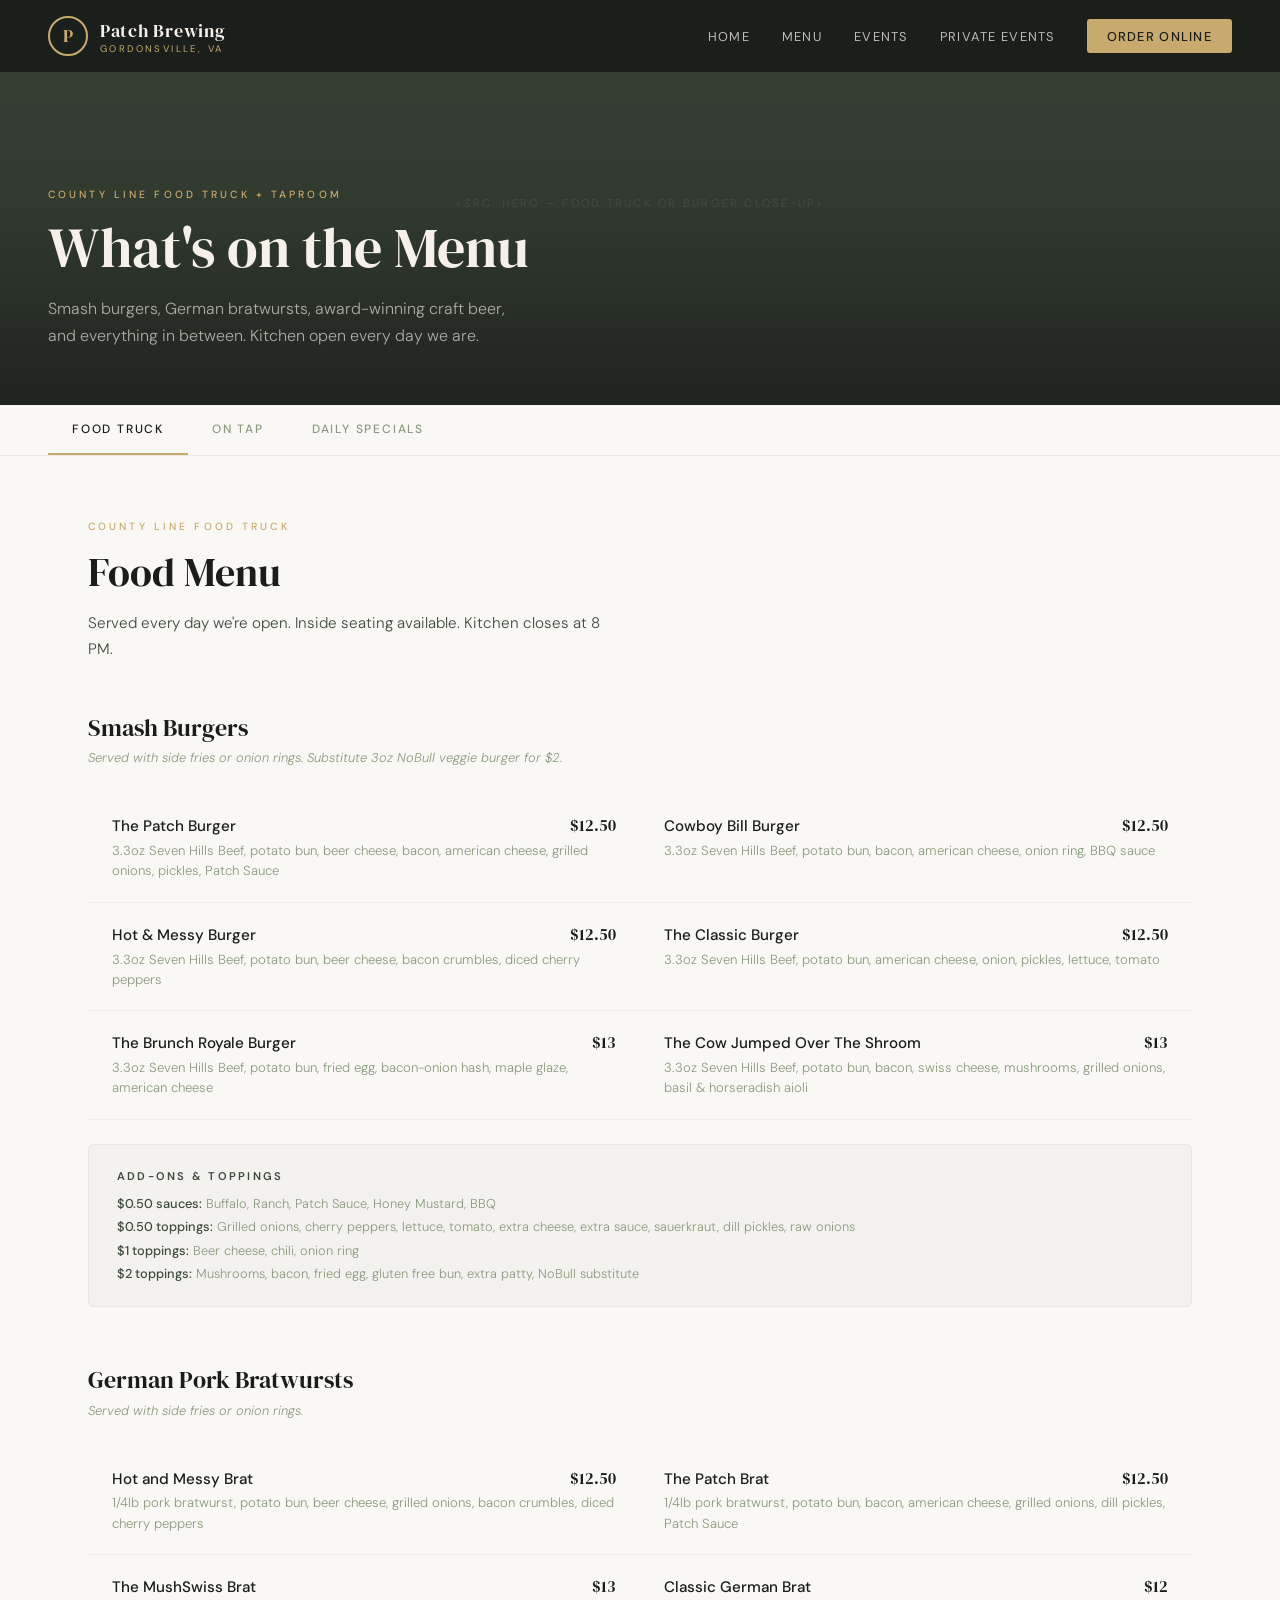
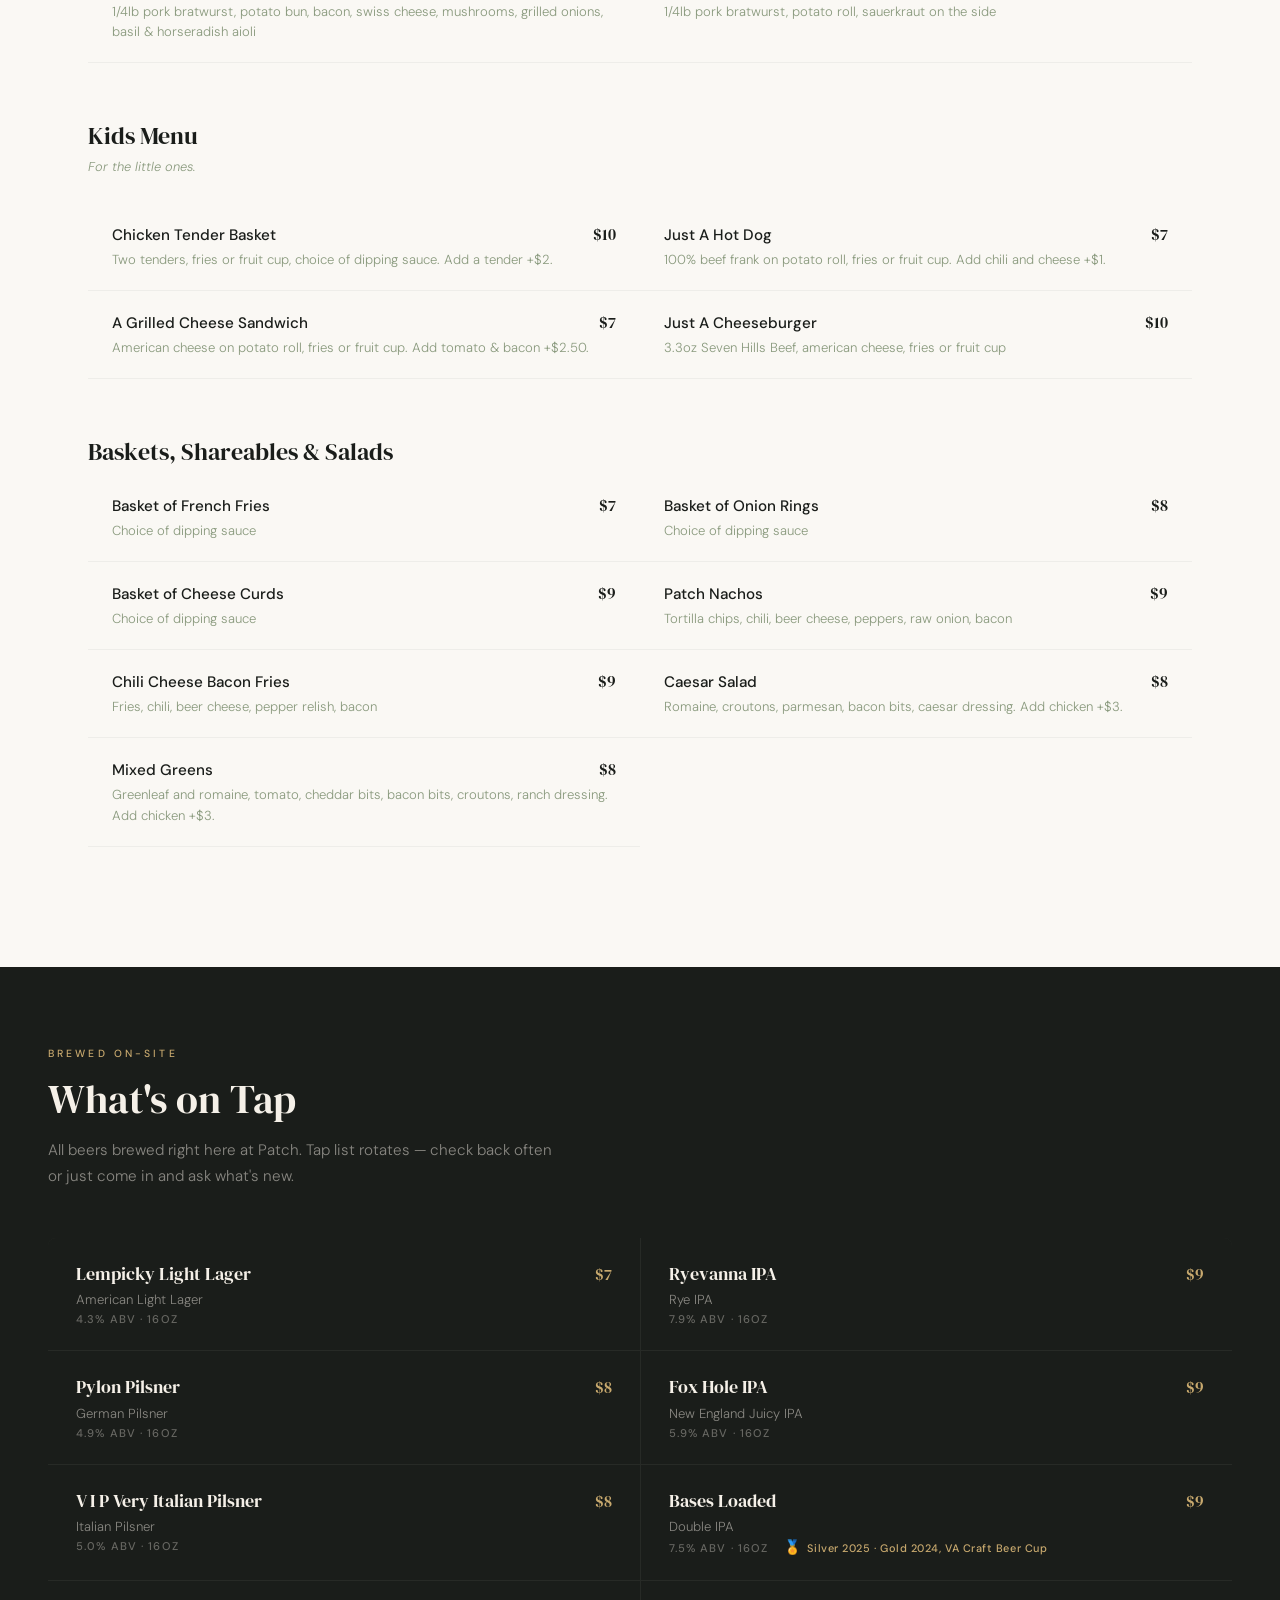
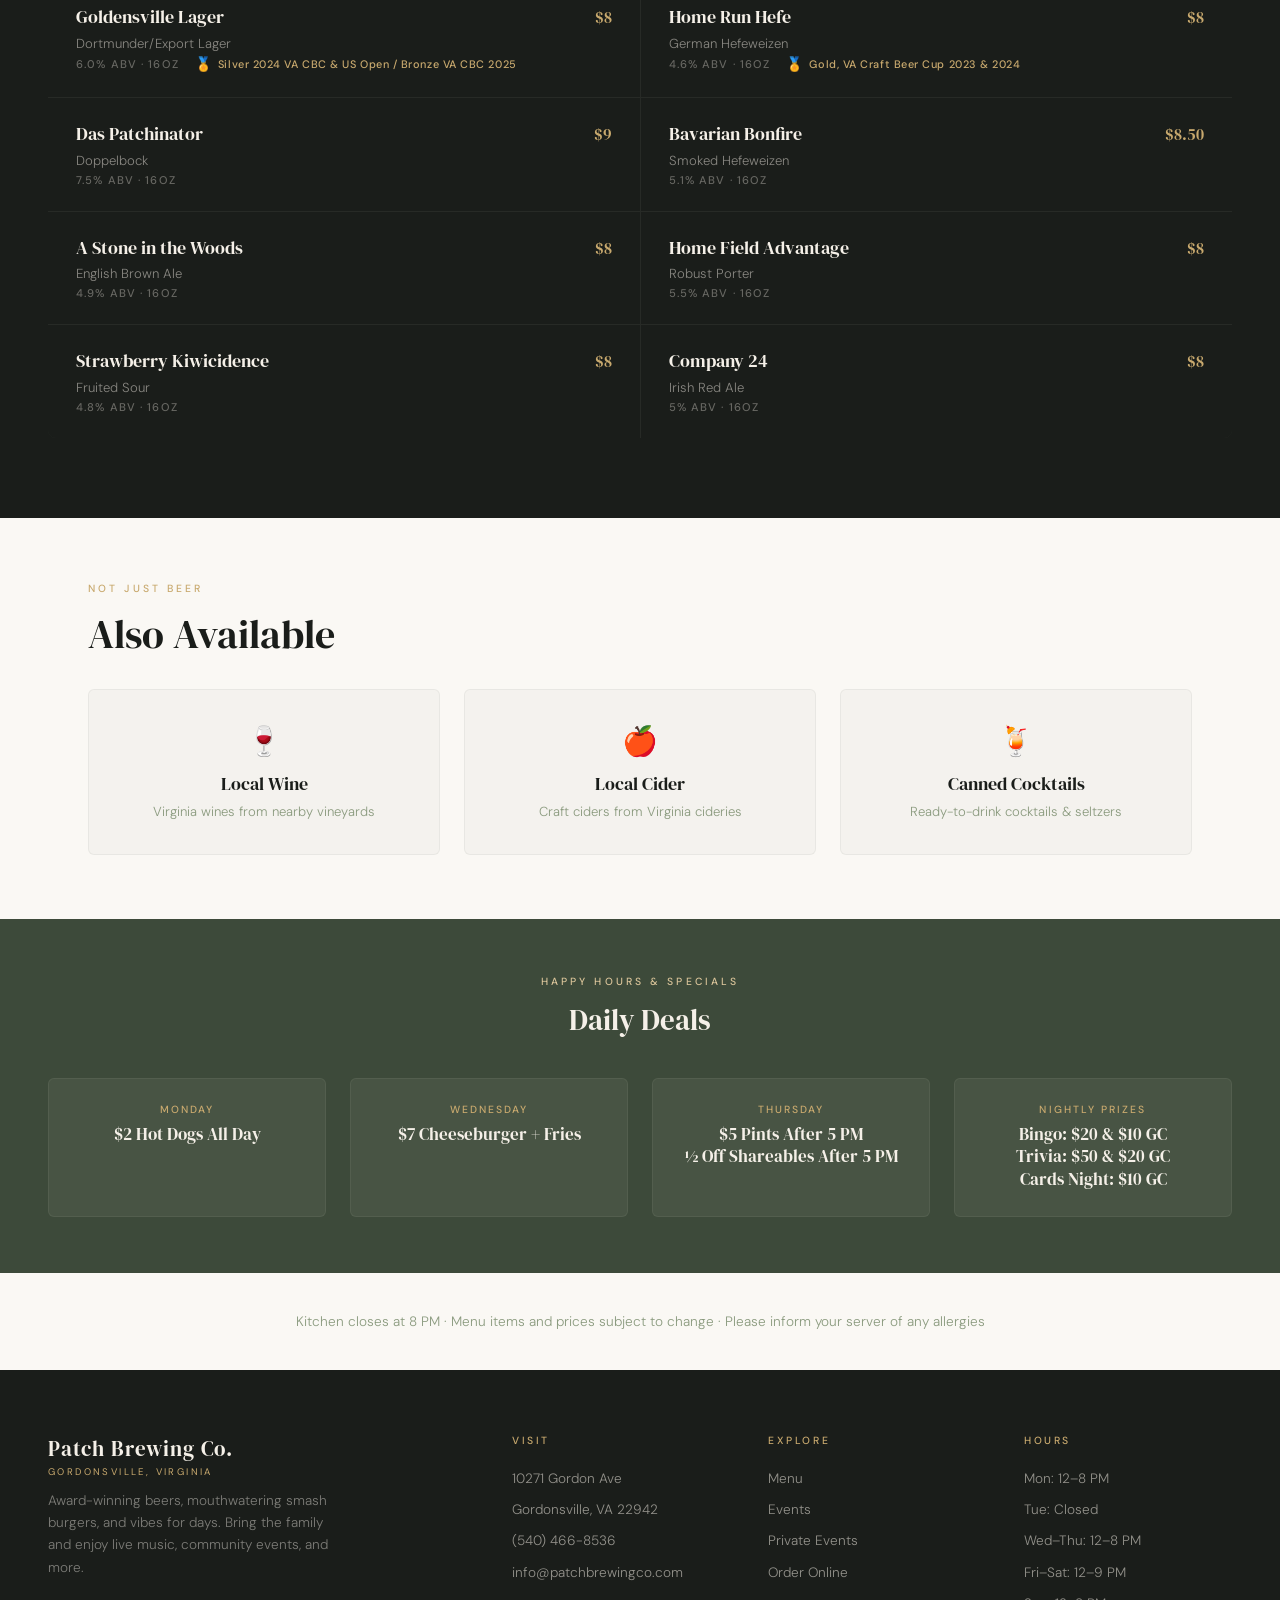
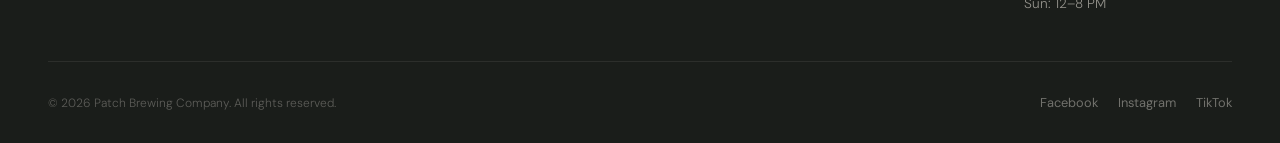
<file: pages/menu/menu.html>
<!--
  File: menu.html
  Page: Menu
  Section: Main page content
  Last Updated: 2026-03-03
-->
<!DOCTYPE html>
<html lang="en">
<head>
<meta charset="UTF-8">
<meta name="viewport" content="width=device-width, initial-scale=1.0">
<title>Menu | Patch Brewing Company</title>
<link href="https://fonts.googleapis.com/css2?family=DM+Serif+Display:ital@0;1&family=DM+Sans:ital,wght@0,300;0,400;0,500;0,600;1,400&display=swap" rel="stylesheet">
<link rel="stylesheet" href="/pages/menu/menu.css">
<style>
  :root {
    --cream: #F5F0E8;
    --dark: #1A1D1A;
    --olive: #3D4A3A;
    --gold: #C8A96E;
    --gold-light: #DAC49A;
    --warm-white: #FAF8F4;
    --sage: #8A9A7E;
    --rust: #B5654A;
  }

  * { margin: 0; padding: 0; box-sizing: border-box; }
  html { scroll-behavior: smooth; }

  body {
    font-family: 'DM Sans', sans-serif;
    color: var(--dark);
    background: var(--warm-white);
    overflow-x: hidden;
    -webkit-font-smoothing: antialiased;
  }

  /* ─── HEADER ─── */
  header {
    position: fixed;
    top: 0; left: 0; right: 0;
    z-index: 100;
    padding: 0 3rem;
    height: 72px;
    display: flex;
    align-items: center;
    justify-content: space-between;
    background: rgba(26, 29, 26, 0.92);
    backdrop-filter: blur(16px);
    -webkit-backdrop-filter: blur(16px);
  }

  .logo {
    display: flex; align-items: center; gap: 0.75rem;
    text-decoration: none; color: var(--cream);
  }

  .logo-mark {
    width: 40px; height: 40px;
    border: 2px solid var(--gold); border-radius: 50%;
    display: flex; align-items: center; justify-content: center;
    font-family: 'DM Serif Display', serif;
    font-size: 1.1rem; color: var(--gold);
  }

  .logo-text {
    font-family: 'DM Serif Display', serif;
    font-size: 1.15rem; letter-spacing: 0.04em; color: var(--cream);
  }

  .logo-text span {
    display: block; font-family: 'DM Sans', sans-serif;
    font-size: 0.6rem; letter-spacing: 0.25em;
    text-transform: uppercase; color: var(--gold);
    font-weight: 400; margin-top: -1px;
  }

  nav { display: flex; align-items: center; gap: 2rem; }

  nav a {
    font-size: 0.8rem; letter-spacing: 0.1em;
    text-transform: uppercase; text-decoration: none;
    color: var(--cream); opacity: 0.75;
    transition: opacity 0.3s; font-weight: 400;
  }

  nav a:hover { opacity: 1; }
  nav a.active { opacity: 1; border-bottom: 1px solid var(--gold); padding-bottom: 2px; }

  .nav-cta {
    background: var(--gold); color: var(--dark) !important;
    opacity: 1 !important; padding: 0.55rem 1.25rem;
    border-radius: 3px; font-weight: 500;
    transition: background 0.3s !important;
  }

  .nav-cta:hover { background: var(--gold-light); }

  .mobile-toggle {
    display: none; background: none; border: none; cursor: pointer;
    flex-direction: column; gap: 5px; padding: 4px;
  }

  .mobile-toggle span {
    display: block; width: 24px; height: 2px;
    background: var(--cream); border-radius: 2px;
  }

  /* ─── PAGE HERO ─── */
  .page-hero {
    position: relative; height: 45vh; min-height: 340px;
    display: flex; align-items: flex-end;
    padding: 0 3rem 3.5rem; overflow: hidden;
  }

  .page-hero-bg {
    position: absolute; inset: 0; background: var(--olive);
    background-size: cover; background-position: center;
  }

  .page-hero-bg::after {
    content: ''; position: absolute; inset: 0;
    background: linear-gradient(to top,
      rgba(26,29,26,0.85) 0%, rgba(26,29,26,0.35) 50%, rgba(26,29,26,0.2) 100%);
  }

  .page-hero-placeholder {
    position: absolute; inset: 0;
    display: flex; align-items: center; justify-content: center;
    font-size: 0.7rem; letter-spacing: 0.2em; text-transform: uppercase;
    color: rgba(255,255,255,0.15);
  }

  .page-hero-content {
    position: relative; z-index: 2; max-width: 680px;
    animation: fadeUp 0.8s ease-out;
  }

  @keyframes fadeUp {
    from { opacity: 0; transform: translateY(24px); }
    to { opacity: 1; transform: translateY(0); }
  }

  .page-hero-tag {
    font-size: 0.65rem; letter-spacing: 0.3em;
    text-transform: uppercase; color: var(--gold);
    margin-bottom: 1rem; font-weight: 500;
  }

  .page-hero h1 {
    font-family: 'DM Serif Display', serif;
    font-size: clamp(2.2rem, 5vw, 3.5rem);
    color: var(--cream); line-height: 1.1;
    margin-bottom: 1rem; font-weight: 400;
  }

  .page-hero p {
    font-size: 1rem; color: rgba(245,240,232,0.65);
    line-height: 1.7; max-width: 480px; font-weight: 300;
  }

  /* ─── MENU NAV ─── */
  .menu-nav {
    position: sticky;
    top: 72px;
    z-index: 50;
    background: var(--warm-white);
    border-bottom: 1px solid rgba(61,74,58,0.08);
    padding: 0 3rem;
    display: flex;
    gap: 0;
  }

  .menu-nav a {
    padding: 1rem 1.5rem;
    font-size: 0.75rem;
    letter-spacing: 0.15em;
    text-transform: uppercase;
    text-decoration: none;
    color: var(--sage);
    font-weight: 500;
    border-bottom: 2px solid transparent;
    transition: all 0.3s;
  }

  .menu-nav a:hover { color: var(--dark); }
  .menu-nav a.active { color: var(--dark); border-bottom-color: var(--gold); }

  /* ─── SHARED ─── */
  .section-tag {
    font-size: 0.65rem; letter-spacing: 0.3em;
    text-transform: uppercase; color: var(--gold);
    margin-bottom: 1rem; font-weight: 500;
  }

  .section-title {
    font-family: 'DM Serif Display', serif;
    font-size: clamp(1.8rem, 3.5vw, 2.5rem);
    color: var(--dark); line-height: 1.15;
    margin-bottom: 1rem; font-weight: 400;
  }

  .btn {
    display: inline-flex; align-items: center; gap: 0.5rem;
    padding: 0.85rem 1.75rem; font-size: 0.8rem;
    letter-spacing: 0.1em; text-transform: uppercase;
    text-decoration: none; font-family: 'DM Sans', sans-serif;
    font-weight: 500; border: none; cursor: pointer;
    transition: all 0.3s; border-radius: 3px;
  }

  .btn-primary { background: var(--gold); color: var(--dark); }
  .btn-primary:hover { background: var(--gold-light); transform: translateY(-1px); }

  /* ─── FOOD MENU ─── */
  .food-menu {
    padding: 4rem 3rem;
    max-width: 1200px;
    margin: 0 auto;
  }

  .food-menu-header {
    margin-bottom: 3rem;
  }

  .food-menu-header p {
    font-size: 0.95rem; color: var(--olive);
    line-height: 1.7; font-weight: 300; max-width: 520px;
  }

  .menu-category {
    margin-bottom: 3.5rem;
  }

  .menu-category-name {
    font-family: 'DM Serif Display', serif;
    font-size: 1.5rem; color: var(--dark);
    margin-bottom: 0.35rem; font-weight: 400;
  }

  .menu-category-note {
    font-size: 0.8rem; color: var(--sage);
    font-weight: 300; margin-bottom: 1.75rem;
    font-style: italic;
  }

  .menu-items {
    display: grid;
    grid-template-columns: 1fr 1fr;
    gap: 0;
  }

  .menu-item {
    padding: 1.25rem 1.5rem;
    border-bottom: 1px solid rgba(61,74,58,0.06);
    transition: background 0.3s;
  }

  .menu-item:hover { background: rgba(61,74,58,0.02); }

  .menu-item-top {
    display: flex;
    justify-content: space-between;
    align-items: baseline;
    gap: 1rem;
    margin-bottom: 0.3rem;
  }

  .menu-item-name {
    font-weight: 500;
    font-size: 0.95rem;
    color: var(--dark);
  }

  .menu-item-price {
    font-family: 'DM Serif Display', serif;
    font-size: 1rem;
    color: var(--dark);
    white-space: nowrap;
  }

  .menu-item-desc {
    font-size: 0.82rem;
    color: var(--sage);
    line-height: 1.55;
    font-weight: 300;
  }

  /* Toppings / Extras */
  .menu-extras {
    background: rgba(61,74,58,0.03);
    border: 1px solid rgba(61,74,58,0.06);
    border-radius: 6px;
    padding: 1.5rem 1.75rem;
    margin-top: 1.5rem;
  }

  .menu-extras-title {
    font-size: 0.7rem;
    letter-spacing: 0.2em;
    text-transform: uppercase;
    color: var(--olive);
    font-weight: 600;
    margin-bottom: 0.75rem;
  }

  .menu-extras-row {
    display: flex;
    flex-wrap: wrap;
    gap: 0.35rem 1.5rem;
  }

  .menu-extras-item {
    font-size: 0.8rem;
    color: var(--sage);
    font-weight: 300;
  }

  .menu-extras-item strong {
    color: var(--olive);
    font-weight: 500;
  }

  /* ─── ON TAP ─── */
  .on-tap {
    background: var(--dark);
    padding: 5rem 3rem;
  }

  .on-tap-inner {
    max-width: 1200px;
    margin: 0 auto;
  }

  .on-tap-header {
    margin-bottom: 3rem;
  }

  .on-tap .section-title { color: var(--cream); }

  .on-tap-header p {
    font-size: 0.95rem;
    color: rgba(245,240,232,0.5);
    line-height: 1.7; font-weight: 300;
    max-width: 520px;
  }

  .tap-grid {
    display: grid;
    grid-template-columns: repeat(2, 1fr);
    gap: 1px;
    background: rgba(245,240,232,0.06);
    border-radius: 8px;
    overflow: hidden;
  }

  .tap-item {
    background: var(--dark);
    padding: 1.5rem 1.75rem;
    transition: background 0.3s;
  }

  .tap-item:hover { background: rgba(245,240,232,0.03); }

  .tap-item-top {
    display: flex;
    justify-content: space-between;
    align-items: baseline;
    margin-bottom: 0.35rem;
    gap: 1rem;
  }

  .tap-item-name {
    font-family: 'DM Serif Display', serif;
    font-size: 1.1rem;
    color: var(--cream);
  }

  .tap-item-price {
    font-family: 'DM Serif Display', serif;
    font-size: 1rem;
    color: var(--gold);
    white-space: nowrap;
  }

  .tap-item-style {
    font-size: 0.82rem;
    color: rgba(245,240,232,0.5);
    font-weight: 300;
    margin-bottom: 0.25rem;
  }

  .tap-item-meta {
    display: flex;
    gap: 1rem;
    align-items: center;
  }

  .tap-item-abv {
    font-size: 0.7rem;
    letter-spacing: 0.1em;
    text-transform: uppercase;
    color: rgba(245,240,232,0.35);
    font-weight: 500;
  }

  .tap-item-award {
    display: inline-flex;
    align-items: center;
    gap: 0.35rem;
    font-size: 0.68rem;
    letter-spacing: 0.05em;
    color: var(--gold);
    font-weight: 500;
  }

  .tap-item-award::before {
    content: '🏅';
    font-size: 0.85rem;
  }

  /* ─── ALSO AVAILABLE ─── */
  .also-available {
    padding: 4rem 3rem;
    max-width: 1200px;
    margin: 0 auto;
  }

  .also-grid {
    display: grid;
    grid-template-columns: repeat(3, 1fr);
    gap: 1.5rem;
    margin-top: 2rem;
  }

  .also-card {
    background: rgba(61,74,58,0.03);
    border: 1px solid rgba(61,74,58,0.06);
    border-radius: 6px;
    padding: 2rem;
    text-align: center;
  }

  .also-icon {
    font-size: 1.8rem;
    margin-bottom: 0.75rem;
  }

  .also-name {
    font-family: 'DM Serif Display', serif;
    font-size: 1.1rem;
    color: var(--dark);
    margin-bottom: 0.4rem;
  }

  .also-desc {
    font-size: 0.82rem;
    color: var(--sage);
    font-weight: 300;
    line-height: 1.55;
  }

  /* ─── SPECIALS BAR ─── */
  .specials {
    background: var(--olive);
    padding: 3.5rem 3rem;
  }

  .specials-inner {
    max-width: 1200px;
    margin: 0 auto;
    text-align: center;
  }

  .specials .section-tag { color: var(--gold-light); }
  .specials .section-title { color: var(--cream); font-size: 1.8rem; margin-bottom: 2.5rem; }

  .specials-grid {
    display: grid;
    grid-template-columns: repeat(4, 1fr);
    gap: 1.5rem;
  }

  .special-item {
    padding: 1.5rem;
    background: rgba(245,240,232,0.06);
    border-radius: 6px;
    border: 1px solid rgba(245,240,232,0.06);
  }

  .special-day {
    font-size: 0.65rem;
    letter-spacing: 0.2em;
    text-transform: uppercase;
    color: var(--gold);
    margin-bottom: 0.5rem;
    font-weight: 500;
  }

  .special-deal {
    font-family: 'DM Serif Display', serif;
    font-size: 1.05rem;
    color: var(--cream);
    line-height: 1.35;
  }

  /* ─── KITCHEN NOTE ─── */
  .kitchen-note {
    text-align: center;
    padding: 2.5rem 3rem;
    font-size: 0.85rem;
    color: var(--sage);
    font-weight: 300;
  }

  /* ─── FOOTER ─── */
  footer {
    background: var(--dark);
    color: var(--cream);
    padding: 4rem 3rem 2rem;
  }

  .footer-grid {
    display: grid;
    grid-template-columns: 2fr 1fr 1fr 1fr;
    gap: 3rem; max-width: 1200px;
    margin: 0 auto 3rem;
  }

  .footer-brand .logo-text {
    font-family: 'DM Serif Display', serif;
    font-size: 1.3rem; color: var(--cream);
    margin-bottom: 0.75rem;
  }

  .footer-brand p {
    font-size: 0.85rem; color: rgba(245,240,232,0.45);
    line-height: 1.65; max-width: 300px; font-weight: 300;
  }

  .footer-heading {
    font-size: 0.65rem; letter-spacing: 0.25em;
    text-transform: uppercase; color: var(--gold);
    margin-bottom: 1.25rem; font-weight: 500;
  }

  .footer-links {
    list-style: none; display: flex;
    flex-direction: column; gap: 0.65rem;
  }

  .footer-links a {
    color: rgba(245,240,232,0.55); text-decoration: none;
    font-size: 0.85rem; transition: color 0.3s; font-weight: 300;
  }

  .footer-links a:hover { color: var(--cream); }

  .footer-bottom {
    max-width: 1200px; margin: 0 auto;
    padding-top: 2rem;
    border-top: 1px solid rgba(245,240,232,0.08);
    display: flex; justify-content: space-between; align-items: center;
  }

  .footer-copy {
    font-size: 0.75rem; color: rgba(245,240,232,0.3); font-weight: 300;
  }

  .footer-socials { display: flex; gap: 1.25rem; }

  .footer-socials a {
    color: rgba(245,240,232,0.4); text-decoration: none;
    font-size: 0.8rem; transition: color 0.3s;
  }

  .footer-socials a:hover { color: var(--gold); }

  /* ─── RESPONSIVE ─── */
  @media (max-width: 1024px) {
    .menu-items { grid-template-columns: 1fr; }
    .tap-grid { grid-template-columns: 1fr; }
    .also-grid { grid-template-columns: 1fr 1fr; }
    .specials-grid { grid-template-columns: 1fr 1fr; }
    .footer-grid { grid-template-columns: 1fr 1fr; gap: 2rem; }
  }

  @media (max-width: 768px) {
    header { padding: 0 1.5rem; }
    nav { display: none; }
    .mobile-toggle { display: flex; }

    .page-hero { padding: 0 1.5rem 3rem; height: 38vh; min-height: 280px; }
    .menu-nav { padding: 0 1.5rem; overflow-x: auto; }
    .menu-nav a { padding: 0.85rem 1rem; white-space: nowrap; font-size: 0.7rem; }

    .food-menu { padding: 3rem 1.5rem; }
    .on-tap { padding: 3.5rem 1.5rem; }
    .also-available { padding: 3rem 1.5rem; }
    .also-grid { grid-template-columns: 1fr; }
    .specials { padding: 3rem 1.5rem; }
    .specials-grid { grid-template-columns: 1fr; }

    .footer-grid { grid-template-columns: 1fr; gap: 2rem; }
    .footer-bottom { flex-direction: column; gap: 1rem; text-align: center; }
    footer { padding: 3rem 1.5rem 2rem; }
  }
</style>
</head>
<body>

<header>
  <a href="/" class="logo">
    <div class="logo-mark">P</div>
    <div class="logo-text">
      Patch Brewing
      <span>Gordonsville, VA</span>
    </div>
  </a>
  <nav>
    <a href="/">Home</a>
    <a href="/menu">Menu</a>
    <a href="/events">Events</a>
    <a href="/private-events">Private Events</a>
    <a href="/order" class="nav-cta" target="_blank">Order Online</a>
  </nav>
  <button class="mobile-toggle" aria-label="Toggle menu" onclick="toggleMobileNav()">
    <span></span><span></span><span></span>
  </button>
</header>

<!-- Mobile nav overlay -->
<div class="mobile-nav" id="mobileNav">
  <a href="/">Home</a>
  <a href="/menu">Menu</a>
  <a href="/events">Events</a>
  <a href="/private-events">Private Events</a>
  <a href="/order" class="nav-cta" target="_blank">Order Online</a>
</div>

<script>
function toggleMobileNav() {
  const nav = document.getElementById('mobileNav');
  const toggle = document.querySelector('.mobile-toggle');
  nav.classList.toggle('open');
  // Animate hamburger to X
  const spans = toggle.querySelectorAll('span');
  if (nav.classList.contains('open')) {
    spans[0].style.transform = 'rotate(45deg) translate(5px, 5px)';
    spans[1].style.opacity = '0';
    spans[2].style.transform = 'rotate(-45deg) translate(5px, -5px)';
    document.body.style.overflow = 'hidden';
  } else {
    spans[0].style.transform = 'none';
    spans[1].style.opacity = '1';
    spans[2].style.transform = 'none';
    document.body.style.overflow = '';
  }
}
</script>

<!-- ══════════ PAGE HERO ══════════ -->
<section class="page-hero">
  <div class="page-hero-bg">
    <div class="page-hero-placeholder">&lt;src: hero — food truck or burger close-up&gt;</div>
  </div>
  <div class="page-hero-content">
    <div class="page-hero-tag">County Line Food Truck + Taproom</div>
    <h1>What's on the Menu</h1>
    <p>Smash burgers, German bratwursts, award-winning craft beer, and everything in between. Kitchen open every day we are.</p>
  </div>
</section>

<!-- ══════════ MENU NAV ══════════ -->
<div class="menu-nav">
  <a href="#food" class="active">Food Truck</a>
  <a href="#on-tap">On Tap</a>
  <a href="#specials">Daily Specials</a>
</div>

<!-- ══════════ FOOD MENU ══════════ -->
<section class="food-menu" id="food">
  <div class="food-menu-header">
    <div class="section-tag">County Line Food Truck</div>
    <h2 class="section-title">Food Menu</h2>
    <p>Served every day we're open. Inside seating available. Kitchen closes at 8 PM.</p>
  </div>

  <!-- Smash Burgers -->
  <div class="menu-category">
    <div class="menu-category-name">Smash Burgers</div>
    <div class="menu-category-note">Served with side fries or onion rings. Substitute 3oz NoBull veggie burger for $2.</div>
    <div class="menu-items">
      <div class="menu-item">
        <div class="menu-item-top">
          <span class="menu-item-name">The Patch Burger</span>
          <span class="menu-item-price">$12.50</span>
        </div>
        <div class="menu-item-desc">3.3oz Seven Hills Beef, potato bun, beer cheese, bacon, american cheese, grilled onions, pickles, Patch Sauce</div>
      </div>
      <div class="menu-item">
        <div class="menu-item-top">
          <span class="menu-item-name">Cowboy Bill Burger</span>
          <span class="menu-item-price">$12.50</span>
        </div>
        <div class="menu-item-desc">3.3oz Seven Hills Beef, potato bun, bacon, american cheese, onion ring, BBQ sauce</div>
      </div>
      <div class="menu-item">
        <div class="menu-item-top">
          <span class="menu-item-name">Hot &amp; Messy Burger</span>
          <span class="menu-item-price">$12.50</span>
        </div>
        <div class="menu-item-desc">3.3oz Seven Hills Beef, potato bun, beer cheese, bacon crumbles, diced cherry peppers</div>
      </div>
      <div class="menu-item">
        <div class="menu-item-top">
          <span class="menu-item-name">The Classic Burger</span>
          <span class="menu-item-price">$12.50</span>
        </div>
        <div class="menu-item-desc">3.3oz Seven Hills Beef, potato bun, american cheese, onion, pickles, lettuce, tomato</div>
      </div>
      <div class="menu-item">
        <div class="menu-item-top">
          <span class="menu-item-name">The Brunch Royale Burger</span>
          <span class="menu-item-price">$13</span>
        </div>
        <div class="menu-item-desc">3.3oz Seven Hills Beef, potato bun, fried egg, bacon-onion hash, maple glaze, american cheese</div>
      </div>
      <div class="menu-item">
        <div class="menu-item-top">
          <span class="menu-item-name">The Cow Jumped Over The Shroom</span>
          <span class="menu-item-price">$13</span>
        </div>
        <div class="menu-item-desc">3.3oz Seven Hills Beef, potato bun, bacon, swiss cheese, mushrooms, grilled onions, basil &amp; horseradish aioli</div>
      </div>
    </div>

    <div class="menu-extras">
      <div class="menu-extras-title">Add-Ons &amp; Toppings</div>
      <div class="menu-extras-row">
        <span class="menu-extras-item"><strong>$0.50 sauces:</strong> Buffalo, Ranch, Patch Sauce, Honey Mustard, BBQ</span>
      </div>
      <div class="menu-extras-row" style="margin-top: 0.4rem;">
        <span class="menu-extras-item"><strong>$0.50 toppings:</strong> Grilled onions, cherry peppers, lettuce, tomato, extra cheese, extra sauce, sauerkraut, dill pickles, raw onions</span>
      </div>
      <div class="menu-extras-row" style="margin-top: 0.4rem;">
        <span class="menu-extras-item"><strong>$1 toppings:</strong> Beer cheese, chili, onion ring</span>
      </div>
      <div class="menu-extras-row" style="margin-top: 0.4rem;">
        <span class="menu-extras-item"><strong>$2 toppings:</strong> Mushrooms, bacon, fried egg, gluten free bun, extra patty, NoBull substitute</span>
      </div>
    </div>
  </div>

  <!-- German Pork Bratwursts -->
  <div class="menu-category">
    <div class="menu-category-name">German Pork Bratwursts</div>
    <div class="menu-category-note">Served with side fries or onion rings.</div>
    <div class="menu-items">
      <div class="menu-item">
        <div class="menu-item-top">
          <span class="menu-item-name">Hot and Messy Brat</span>
          <span class="menu-item-price">$12.50</span>
        </div>
        <div class="menu-item-desc">1/4lb pork bratwurst, potato bun, beer cheese, grilled onions, bacon crumbles, diced cherry peppers</div>
      </div>
      <div class="menu-item">
        <div class="menu-item-top">
          <span class="menu-item-name">The Patch Brat</span>
          <span class="menu-item-price">$12.50</span>
        </div>
        <div class="menu-item-desc">1/4lb pork bratwurst, potato bun, bacon, american cheese, grilled onions, dill pickles, Patch Sauce</div>
      </div>
      <div class="menu-item">
        <div class="menu-item-top">
          <span class="menu-item-name">The MushSwiss Brat</span>
          <span class="menu-item-price">$13</span>
        </div>
        <div class="menu-item-desc">1/4lb pork bratwurst, potato bun, bacon, swiss cheese, mushrooms, grilled onions, basil &amp; horseradish aioli</div>
      </div>
      <div class="menu-item">
        <div class="menu-item-top">
          <span class="menu-item-name">Classic German Brat</span>
          <span class="menu-item-price">$12</span>
        </div>
        <div class="menu-item-desc">1/4lb pork bratwurst, potato roll, sauerkraut on the side</div>
      </div>
    </div>
  </div>

  <!-- Kids Menu -->
  <div class="menu-category">
    <div class="menu-category-name">Kids Menu</div>
    <div class="menu-category-note">For the little ones.</div>
    <div class="menu-items">
      <div class="menu-item">
        <div class="menu-item-top">
          <span class="menu-item-name">Chicken Tender Basket</span>
          <span class="menu-item-price">$10</span>
        </div>
        <div class="menu-item-desc">Two tenders, fries or fruit cup, choice of dipping sauce. Add a tender +$2.</div>
      </div>
      <div class="menu-item">
        <div class="menu-item-top">
          <span class="menu-item-name">Just A Hot Dog</span>
          <span class="menu-item-price">$7</span>
        </div>
        <div class="menu-item-desc">100% beef frank on potato roll, fries or fruit cup. Add chili and cheese +$1.</div>
      </div>
      <div class="menu-item">
        <div class="menu-item-top">
          <span class="menu-item-name">A Grilled Cheese Sandwich</span>
          <span class="menu-item-price">$7</span>
        </div>
        <div class="menu-item-desc">American cheese on potato roll, fries or fruit cup. Add tomato &amp; bacon +$2.50.</div>
      </div>
      <div class="menu-item">
        <div class="menu-item-top">
          <span class="menu-item-name">Just A Cheeseburger</span>
          <span class="menu-item-price">$10</span>
        </div>
        <div class="menu-item-desc">3.3oz Seven Hills Beef, american cheese, fries or fruit cup</div>
      </div>
    </div>
  </div>

  <!-- Baskets, Shareables, Salads -->
  <div class="menu-category">
    <div class="menu-category-name">Baskets, Shareables &amp; Salads</div>
    <div class="menu-items">
      <div class="menu-item">
        <div class="menu-item-top">
          <span class="menu-item-name">Basket of French Fries</span>
          <span class="menu-item-price">$7</span>
        </div>
        <div class="menu-item-desc">Choice of dipping sauce</div>
      </div>
      <div class="menu-item">
        <div class="menu-item-top">
          <span class="menu-item-name">Basket of Onion Rings</span>
          <span class="menu-item-price">$8</span>
        </div>
        <div class="menu-item-desc">Choice of dipping sauce</div>
      </div>
      <div class="menu-item">
        <div class="menu-item-top">
          <span class="menu-item-name">Basket of Cheese Curds</span>
          <span class="menu-item-price">$9</span>
        </div>
        <div class="menu-item-desc">Choice of dipping sauce</div>
      </div>
      <div class="menu-item">
        <div class="menu-item-top">
          <span class="menu-item-name">Patch Nachos</span>
          <span class="menu-item-price">$9</span>
        </div>
        <div class="menu-item-desc">Tortilla chips, chili, beer cheese, peppers, raw onion, bacon</div>
      </div>
      <div class="menu-item">
        <div class="menu-item-top">
          <span class="menu-item-name">Chili Cheese Bacon Fries</span>
          <span class="menu-item-price">$9</span>
        </div>
        <div class="menu-item-desc">Fries, chili, beer cheese, pepper relish, bacon</div>
      </div>
      <div class="menu-item">
        <div class="menu-item-top">
          <span class="menu-item-name">Caesar Salad</span>
          <span class="menu-item-price">$8</span>
        </div>
        <div class="menu-item-desc">Romaine, croutons, parmesan, bacon bits, caesar dressing. Add chicken +$3.</div>
      </div>
      <div class="menu-item">
        <div class="menu-item-top">
          <span class="menu-item-name">Mixed Greens</span>
          <span class="menu-item-price">$8</span>
        </div>
        <div class="menu-item-desc">Greenleaf and romaine, tomato, cheddar bits, bacon bits, croutons, ranch dressing. Add chicken +$3.</div>
      </div>
    </div>
  </div>
</section>

<!-- ══════════ ON TAP ══════════ -->
<section class="on-tap" id="on-tap">
  <div class="on-tap-inner">
    <div class="on-tap-header">
      <div class="section-tag">Brewed On-Site</div>
      <h2 class="section-title">What's on Tap</h2>
      <p>All beers brewed right here at Patch. Tap list rotates — check back often or just come in and ask what's new.</p>
    </div>

    <div class="tap-grid">
      <div class="tap-item">
        <div class="tap-item-top">
          <span class="tap-item-name">Lempicky Light Lager</span>
          <span class="tap-item-price">$7</span>
        </div>
        <div class="tap-item-style">American Light Lager</div>
        <div class="tap-item-meta">
          <span class="tap-item-abv">4.3% ABV · 16oz</span>
        </div>
      </div>

      <div class="tap-item">
        <div class="tap-item-top">
          <span class="tap-item-name">Ryevanna IPA</span>
          <span class="tap-item-price">$9</span>
        </div>
        <div class="tap-item-style">Rye IPA</div>
        <div class="tap-item-meta">
          <span class="tap-item-abv">7.9% ABV · 16oz</span>
        </div>
      </div>

      <div class="tap-item">
        <div class="tap-item-top">
          <span class="tap-item-name">Pylon Pilsner</span>
          <span class="tap-item-price">$8</span>
        </div>
        <div class="tap-item-style">German Pilsner</div>
        <div class="tap-item-meta">
          <span class="tap-item-abv">4.9% ABV · 16oz</span>
        </div>
      </div>

      <div class="tap-item">
        <div class="tap-item-top">
          <span class="tap-item-name">Fox Hole IPA</span>
          <span class="tap-item-price">$9</span>
        </div>
        <div class="tap-item-style">New England Juicy IPA</div>
        <div class="tap-item-meta">
          <span class="tap-item-abv">5.9% ABV · 16oz</span>
        </div>
      </div>

      <div class="tap-item">
        <div class="tap-item-top">
          <span class="tap-item-name">V I P Very Italian Pilsner</span>
          <span class="tap-item-price">$8</span>
        </div>
        <div class="tap-item-style">Italian Pilsner</div>
        <div class="tap-item-meta">
          <span class="tap-item-abv">5.0% ABV · 16oz</span>
        </div>
      </div>

      <div class="tap-item">
        <div class="tap-item-top">
          <span class="tap-item-name">Bases Loaded</span>
          <span class="tap-item-price">$9</span>
        </div>
        <div class="tap-item-style">Double IPA</div>
        <div class="tap-item-meta">
          <span class="tap-item-abv">7.5% ABV · 16oz</span>
          <span class="tap-item-award">Silver 2025 · Gold 2024, VA Craft Beer Cup</span>
        </div>
      </div>

      <div class="tap-item">
        <div class="tap-item-top">
          <span class="tap-item-name">Goldensville Lager</span>
          <span class="tap-item-price">$8</span>
        </div>
        <div class="tap-item-style">Dortmunder/Export Lager</div>
        <div class="tap-item-meta">
          <span class="tap-item-abv">6.0% ABV · 16oz</span>
          <span class="tap-item-award">Silver 2024 VA CBC &amp; US Open / Bronze VA CBC 2025</span>
        </div>
      </div>

      <div class="tap-item">
        <div class="tap-item-top">
          <span class="tap-item-name">Home Run Hefe</span>
          <span class="tap-item-price">$8</span>
        </div>
        <div class="tap-item-style">German Hefeweizen</div>
        <div class="tap-item-meta">
          <span class="tap-item-abv">4.6% ABV · 16oz</span>
          <span class="tap-item-award">Gold, VA Craft Beer Cup 2023 &amp; 2024</span>
        </div>
      </div>

      <div class="tap-item">
        <div class="tap-item-top">
          <span class="tap-item-name">Das Patchinator</span>
          <span class="tap-item-price">$9</span>
        </div>
        <div class="tap-item-style">Doppelbock</div>
        <div class="tap-item-meta">
          <span class="tap-item-abv">7.5% ABV · 16oz</span>
        </div>
      </div>

      <div class="tap-item">
        <div class="tap-item-top">
          <span class="tap-item-name">Bavarian Bonfire</span>
          <span class="tap-item-price">$8.50</span>
        </div>
        <div class="tap-item-style">Smoked Hefeweizen</div>
        <div class="tap-item-meta">
          <span class="tap-item-abv">5.1% ABV · 16oz</span>
        </div>
      </div>

      <div class="tap-item">
        <div class="tap-item-top">
          <span class="tap-item-name">A Stone in the Woods</span>
          <span class="tap-item-price">$8</span>
        </div>
        <div class="tap-item-style">English Brown Ale</div>
        <div class="tap-item-meta">
          <span class="tap-item-abv">4.9% ABV · 16oz</span>
        </div>
      </div>

      <div class="tap-item">
        <div class="tap-item-top">
          <span class="tap-item-name">Home Field Advantage</span>
          <span class="tap-item-price">$8</span>
        </div>
        <div class="tap-item-style">Robust Porter</div>
        <div class="tap-item-meta">
          <span class="tap-item-abv">5.5% ABV · 16oz</span>
        </div>
      </div>

      <div class="tap-item">
        <div class="tap-item-top">
          <span class="tap-item-name">Strawberry Kiwicidence</span>
          <span class="tap-item-price">$8</span>
        </div>
        <div class="tap-item-style">Fruited Sour</div>
        <div class="tap-item-meta">
          <span class="tap-item-abv">4.8% ABV · 16oz</span>
        </div>
      </div>

      <div class="tap-item">
        <div class="tap-item-top">
          <span class="tap-item-name">Company 24</span>
          <span class="tap-item-price">$8</span>
        </div>
        <div class="tap-item-style">Irish Red Ale</div>
        <div class="tap-item-meta">
          <span class="tap-item-abv">5% ABV · 16oz</span>
        </div>
      </div>
    </div>
  </div>
</section>

<!-- ══════════ ALSO AVAILABLE ══════════ -->
<section class="also-available">
  <div class="section-tag">Not Just Beer</div>
  <h2 class="section-title">Also Available</h2>
  <div class="also-grid">
    <div class="also-card">
      <div class="also-icon">🍷</div>
      <div class="also-name">Local Wine</div>
      <div class="also-desc">Virginia wines from nearby vineyards</div>
    </div>
    <div class="also-card">
      <div class="also-icon">🍎</div>
      <div class="also-name">Local Cider</div>
      <div class="also-desc">Craft ciders from Virginia cideries</div>
    </div>
    <div class="also-card">
      <div class="also-icon">🍹</div>
      <div class="also-name">Canned Cocktails</div>
      <div class="also-desc">Ready-to-drink cocktails &amp; seltzers</div>
    </div>
  </div>
</section>

<!-- ══════════ DAILY SPECIALS ══════════ -->
<section class="specials" id="specials">
  <div class="specials-inner">
    <div class="section-tag">Happy Hours &amp; Specials</div>
    <h2 class="section-title">Daily Deals</h2>
    <div class="specials-grid">
      <div class="special-item">
        <div class="special-day">Monday</div>
        <div class="special-deal">$2 Hot Dogs All Day</div>
      </div>
      <div class="special-item">
        <div class="special-day">Wednesday</div>
        <div class="special-deal">$7 Cheeseburger + Fries</div>
      </div>
      <div class="special-item">
        <div class="special-day">Thursday</div>
        <div class="special-deal">$5 Pints After 5 PM<br>½ Off Shareables After 5 PM</div>
      </div>
      <div class="special-item">
        <div class="special-day">Nightly Prizes</div>
        <div class="special-deal">Bingo: $20 &amp; $10 GC<br>Trivia: $50 &amp; $20 GC<br>Cards Night: $10 GC</div>
      </div>
    </div>
  </div>
</section>

<!-- ══════════ KITCHEN NOTE ══════════ -->
<div class="kitchen-note">
  Kitchen closes at 8 PM · Menu items and prices subject to change · Please inform your server of any allergies
</div>

<footer>
  <div class="footer-grid">
    <div class="footer-brand">
      <div class="logo-text">
        Patch Brewing Co.
        <span>Gordonsville, Virginia</span>
      </div>
      <p>Award-winning beers, mouthwatering smash burgers, and vibes for days. Bring the family and enjoy live music, community events, and more.</p>
    </div>
    <div>
      <div class="footer-heading">Visit</div>
      <ul class="footer-links">
        <li><a href="https://maps.google.com/?q=10271+Gordon+Ave+Gordonsville+VA+22942" target="_blank">10271 Gordon Ave</a></li>
        <li><a href="https://maps.google.com/?q=10271+Gordon+Ave+Gordonsville+VA+22942" target="_blank">Gordonsville, VA 22942</a></li>
        <li><a href="tel:5404668536">(540) 466-8536</a></li>
        <li><a href="mailto:info@patchbrewingco.com">info@patchbrewingco.com</a></li>
      </ul>
    </div>
    <div>
      <div class="footer-heading">Explore</div>
      <ul class="footer-links">
        <li><a href="/menu">Menu</a></li>
        <li><a href="/events">Events</a></li>
        <li><a href="/private-events">Private Events</a></li>
        <li><a href="/order" target="_blank">Order Online</a></li>
      </ul>
    </div>
    <div>
      <div class="footer-heading">Hours</div>
      <ul class="footer-links">
        <li><a href="#">Mon: 12–8 PM</a></li>
        <li><a href="#">Tue: Closed</a></li>
        <li><a href="#">Wed–Thu: 12–8 PM</a></li>
        <li><a href="#">Fri–Sat: 12–9 PM</a></li>
        <li><a href="#">Sun: 12–8 PM</a></li>
      </ul>
    </div>
  </div>
  <div class="footer-bottom">
    <div class="footer-copy">© 2026 Patch Brewing Company. All rights reserved.</div>
    <div class="footer-socials">
      <a href="https://facebook.com/patchbrewingco" target="_blank">Facebook</a>
      <a href="https://instagram.com/patchbrewingco" target="_blank">Instagram</a>
      <a href="https://tiktok.com/@patchbrewingco" target="_blank">TikTok</a>
    </div>
  </div>
</footer>

</body>
</html>
</file>
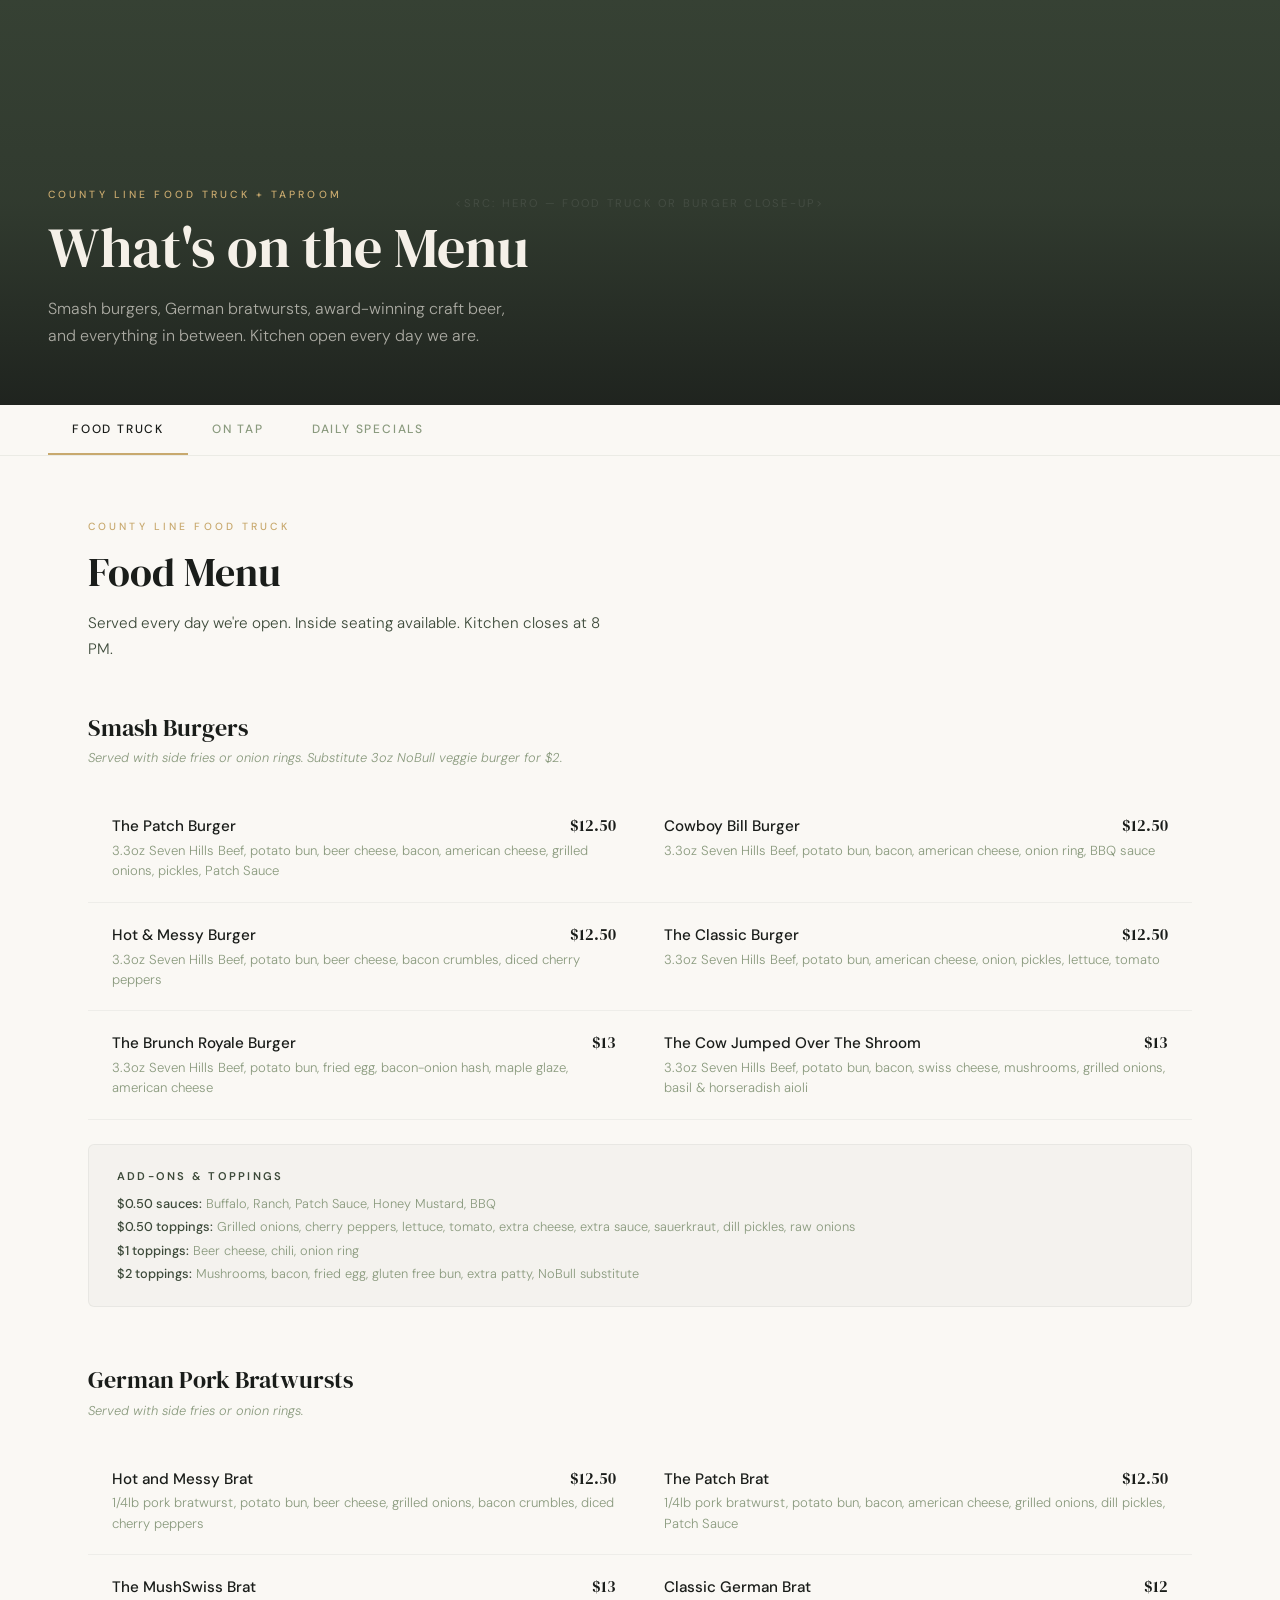
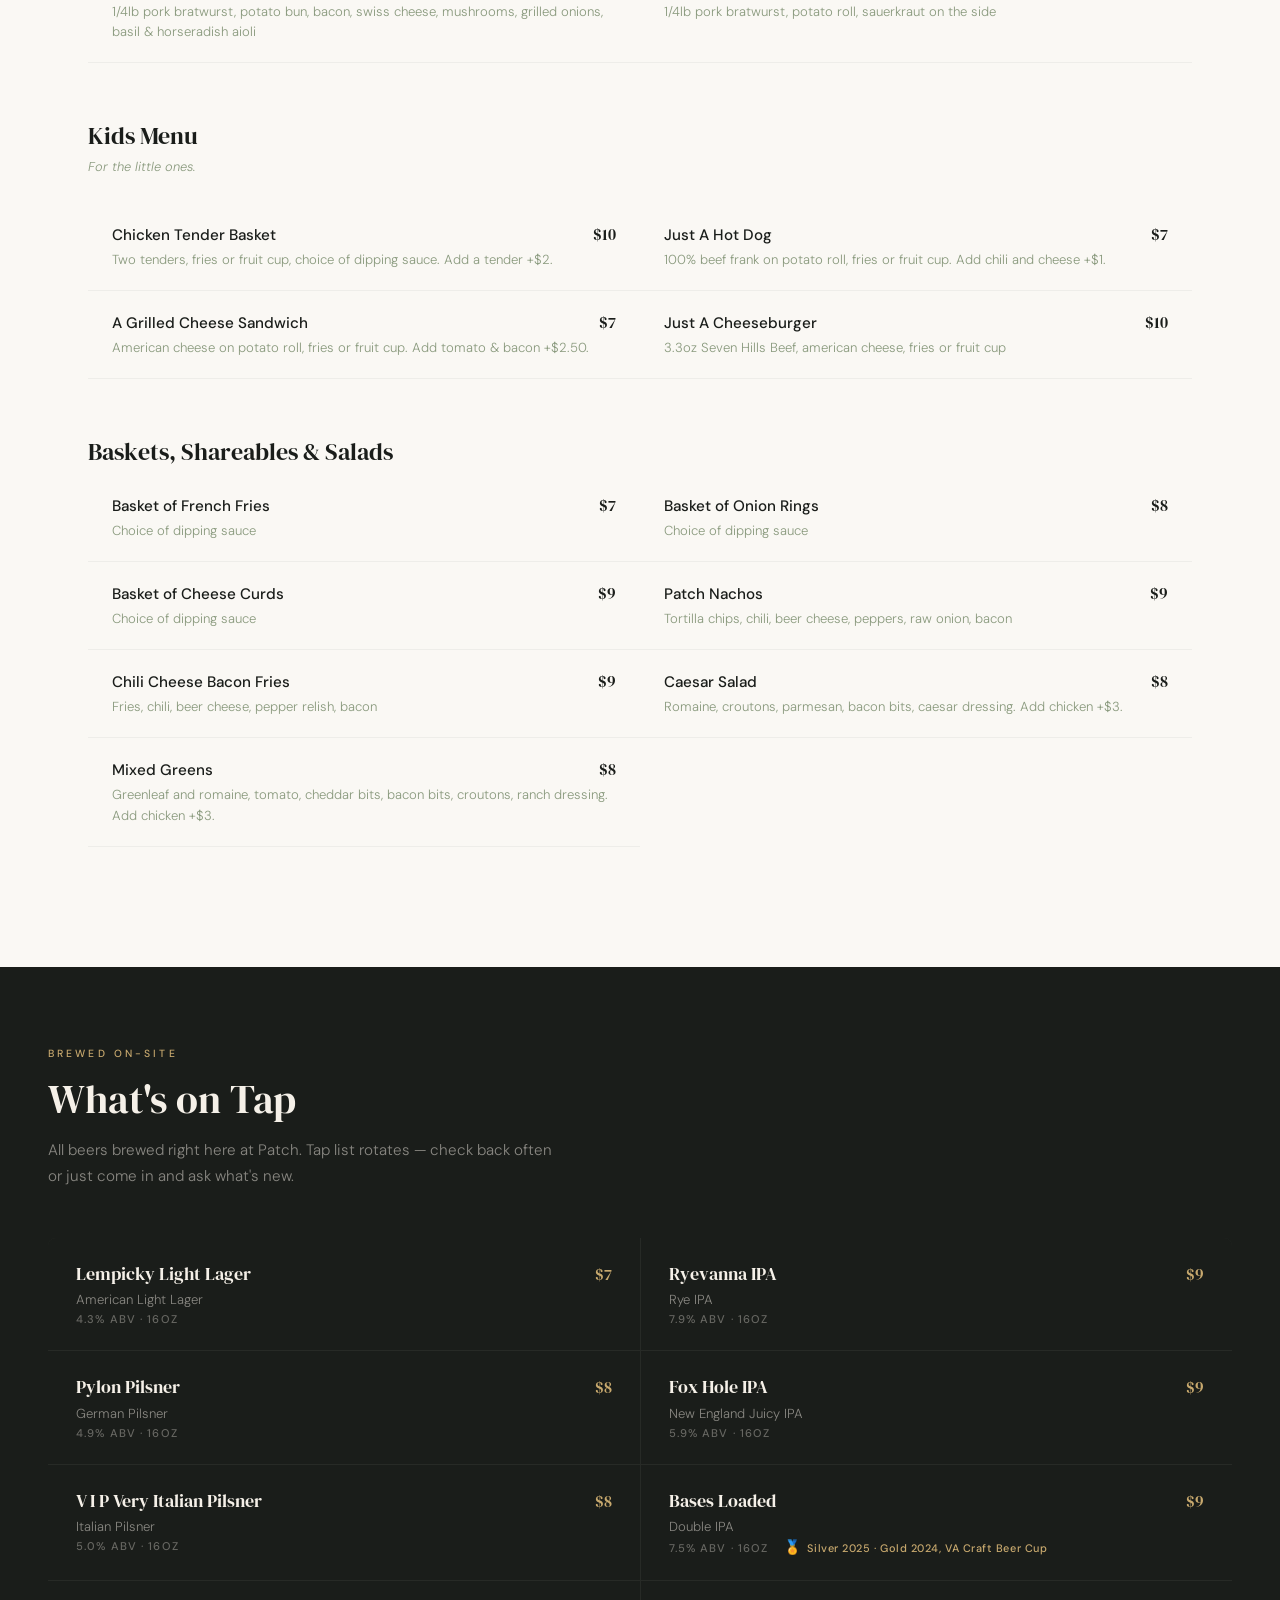
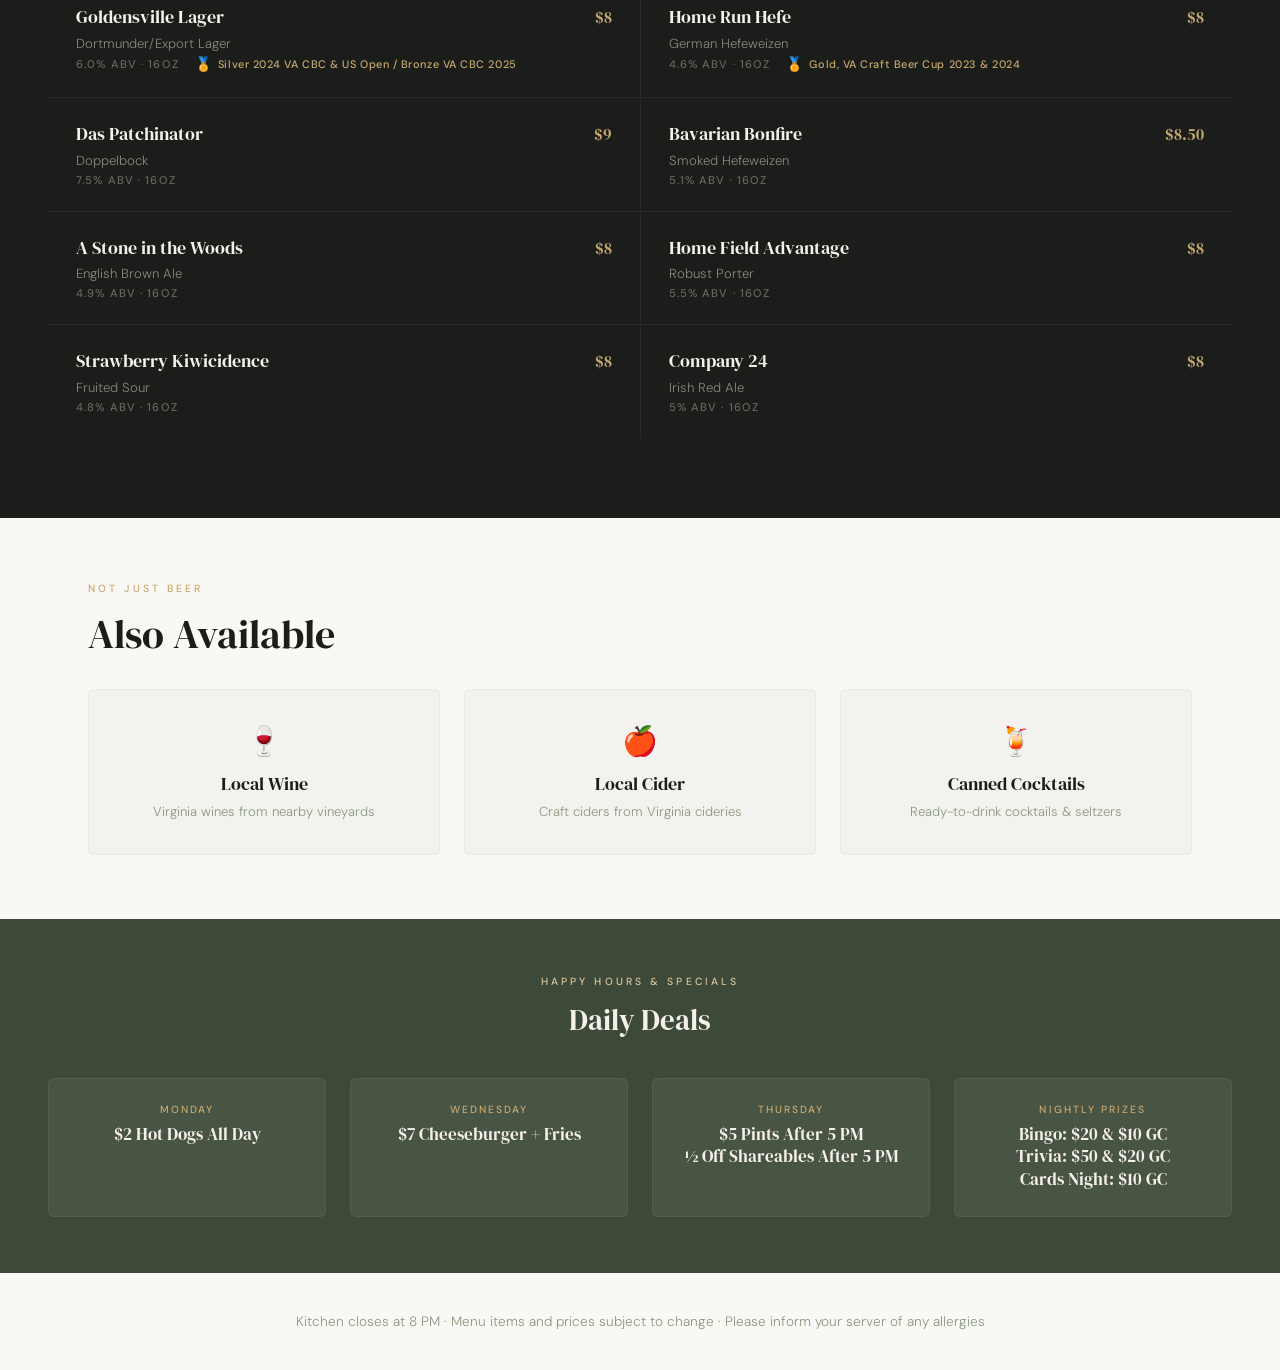
<file: pages/menu/section-main.html>
<!DOCTYPE html>
<html lang="en">
<head>
<meta charset="UTF-8">
<meta name="viewport" content="width=device-width, initial-scale=1.0">
<title>Menu | Patch Brewing Company</title>
<link href="https://fonts.googleapis.com/css2?family=DM+Serif+Display:ital@0;1&family=DM+Sans:ital,wght@0,300;0,400;0,500;0,600;1,400&display=swap" rel="stylesheet">
<style>
  :root {
    --cream: #F5F0E8;
    --dark: #1A1D1A;
    --olive: #3D4A3A;
    --gold: #C8A96E;
    --gold-light: #DAC49A;
    --warm-white: #FAF8F4;
    --sage: #8A9A7E;
    --rust: #B5654A;
  }

  * { margin: 0; padding: 0; box-sizing: border-box; }
  html { scroll-behavior: smooth; }

  body {
    font-family: 'DM Sans', sans-serif;
    color: var(--dark);
    background: var(--warm-white);
    overflow-x: hidden;
    -webkit-font-smoothing: antialiased;
  }

  /* ─── HEADER ─── */
  header {
    position: fixed;
    top: 0; left: 0; right: 0;
    z-index: 100;
    padding: 0 3rem;
    height: 72px;
    display: flex;
    align-items: center;
    justify-content: space-between;
    background: rgba(26, 29, 26, 0.92);
    backdrop-filter: blur(16px);
    -webkit-backdrop-filter: blur(16px);
  }

  .logo {
    display: flex; align-items: center; gap: 0.75rem;
    text-decoration: none; color: var(--cream);
  }

  .logo-mark {
    width: 40px; height: 40px;
    border: 2px solid var(--gold); border-radius: 50%;
    display: flex; align-items: center; justify-content: center;
    font-family: 'DM Serif Display', serif;
    font-size: 1.1rem; color: var(--gold);
  }

  .logo-text {
    font-family: 'DM Serif Display', serif;
    font-size: 1.15rem; letter-spacing: 0.04em; color: var(--cream);
  }

  .logo-text span {
    display: block; font-family: 'DM Sans', sans-serif;
    font-size: 0.6rem; letter-spacing: 0.25em;
    text-transform: uppercase; color: var(--gold);
    font-weight: 400; margin-top: -1px;
  }

  nav { display: flex; align-items: center; gap: 2rem; }

  nav a {
    font-size: 0.8rem; letter-spacing: 0.1em;
    text-transform: uppercase; text-decoration: none;
    color: var(--cream); opacity: 0.75;
    transition: opacity 0.3s; font-weight: 400;
  }

  nav a:hover { opacity: 1; }
  nav a.active { opacity: 1; border-bottom: 1px solid var(--gold); padding-bottom: 2px; }

  .nav-cta {
    background: var(--gold); color: var(--dark) !important;
    opacity: 1 !important; padding: 0.55rem 1.25rem;
    border-radius: 3px; font-weight: 500;
    transition: background 0.3s !important;
  }

  .nav-cta:hover { background: var(--gold-light); }

  .mobile-toggle {
    display: none; background: none; border: none; cursor: pointer;
    flex-direction: column; gap: 5px; padding: 4px;
  }

  .mobile-toggle span {
    display: block; width: 24px; height: 2px;
    background: var(--cream); border-radius: 2px;
  }

  /* ─── PAGE HERO ─── */
  .page-hero {
    position: relative; height: 45vh; min-height: 340px;
    display: flex; align-items: flex-end;
    padding: 0 3rem 3.5rem; overflow: hidden;
  }

  .page-hero-bg {
    position: absolute; inset: 0; background: var(--olive);
    background-size: cover; background-position: center;
  }

  .page-hero-bg::after {
    content: ''; position: absolute; inset: 0;
    background: linear-gradient(to top,
      rgba(26,29,26,0.85) 0%, rgba(26,29,26,0.35) 50%, rgba(26,29,26,0.2) 100%);
  }

  .page-hero-placeholder {
    position: absolute; inset: 0;
    display: flex; align-items: center; justify-content: center;
    font-size: 0.7rem; letter-spacing: 0.2em; text-transform: uppercase;
    color: rgba(255,255,255,0.15);
  }

  .page-hero-content {
    position: relative; z-index: 2; max-width: 680px;
    animation: fadeUp 0.8s ease-out;
  }

  @keyframes fadeUp {
    from { opacity: 0; transform: translateY(24px); }
    to { opacity: 1; transform: translateY(0); }
  }

  .page-hero-tag {
    font-size: 0.65rem; letter-spacing: 0.3em;
    text-transform: uppercase; color: var(--gold);
    margin-bottom: 1rem; font-weight: 500;
  }

  .page-hero h1 {
    font-family: 'DM Serif Display', serif;
    font-size: clamp(2.2rem, 5vw, 3.5rem);
    color: var(--cream); line-height: 1.1;
    margin-bottom: 1rem; font-weight: 400;
  }

  .page-hero p {
    font-size: 1rem; color: rgba(245,240,232,0.65);
    line-height: 1.7; max-width: 480px; font-weight: 300;
  }

  /* ─── MENU NAV ─── */
  .menu-nav {
    position: sticky;
    top: 72px;
    z-index: 50;
    background: var(--warm-white);
    border-bottom: 1px solid rgba(61,74,58,0.08);
    padding: 0 3rem;
    display: flex;
    gap: 0;
  }

  .menu-nav a {
    padding: 1rem 1.5rem;
    font-size: 0.75rem;
    letter-spacing: 0.15em;
    text-transform: uppercase;
    text-decoration: none;
    color: var(--sage);
    font-weight: 500;
    border-bottom: 2px solid transparent;
    transition: all 0.3s;
  }

  .menu-nav a:hover { color: var(--dark); }
  .menu-nav a.active { color: var(--dark); border-bottom-color: var(--gold); }

  /* ─── SHARED ─── */
  .section-tag {
    font-size: 0.65rem; letter-spacing: 0.3em;
    text-transform: uppercase; color: var(--gold);
    margin-bottom: 1rem; font-weight: 500;
  }

  .section-title {
    font-family: 'DM Serif Display', serif;
    font-size: clamp(1.8rem, 3.5vw, 2.5rem);
    color: var(--dark); line-height: 1.15;
    margin-bottom: 1rem; font-weight: 400;
  }

  .btn {
    display: inline-flex; align-items: center; gap: 0.5rem;
    padding: 0.85rem 1.75rem; font-size: 0.8rem;
    letter-spacing: 0.1em; text-transform: uppercase;
    text-decoration: none; font-family: 'DM Sans', sans-serif;
    font-weight: 500; border: none; cursor: pointer;
    transition: all 0.3s; border-radius: 3px;
  }

  .btn-primary { background: var(--gold); color: var(--dark); }
  .btn-primary:hover { background: var(--gold-light); transform: translateY(-1px); }

  /* ─── FOOD MENU ─── */
  .food-menu {
    padding: 4rem 3rem;
    max-width: 1200px;
    margin: 0 auto;
  }

  .food-menu-header {
    margin-bottom: 3rem;
  }

  .food-menu-header p {
    font-size: 0.95rem; color: var(--olive);
    line-height: 1.7; font-weight: 300; max-width: 520px;
  }

  .menu-category {
    margin-bottom: 3.5rem;
  }

  .menu-category-name {
    font-family: 'DM Serif Display', serif;
    font-size: 1.5rem; color: var(--dark);
    margin-bottom: 0.35rem; font-weight: 400;
  }

  .menu-category-note {
    font-size: 0.8rem; color: var(--sage);
    font-weight: 300; margin-bottom: 1.75rem;
    font-style: italic;
  }

  .menu-items {
    display: grid;
    grid-template-columns: 1fr 1fr;
    gap: 0;
  }

  .menu-item {
    padding: 1.25rem 1.5rem;
    border-bottom: 1px solid rgba(61,74,58,0.06);
    transition: background 0.3s;
  }

  .menu-item:hover { background: rgba(61,74,58,0.02); }

  .menu-item-top {
    display: flex;
    justify-content: space-between;
    align-items: baseline;
    gap: 1rem;
    margin-bottom: 0.3rem;
  }

  .menu-item-name {
    font-weight: 500;
    font-size: 0.95rem;
    color: var(--dark);
  }

  .menu-item-price {
    font-family: 'DM Serif Display', serif;
    font-size: 1rem;
    color: var(--dark);
    white-space: nowrap;
  }

  .menu-item-desc {
    font-size: 0.82rem;
    color: var(--sage);
    line-height: 1.55;
    font-weight: 300;
  }

  /* Toppings / Extras */
  .menu-extras {
    background: rgba(61,74,58,0.03);
    border: 1px solid rgba(61,74,58,0.06);
    border-radius: 6px;
    padding: 1.5rem 1.75rem;
    margin-top: 1.5rem;
  }

  .menu-extras-title {
    font-size: 0.7rem;
    letter-spacing: 0.2em;
    text-transform: uppercase;
    color: var(--olive);
    font-weight: 600;
    margin-bottom: 0.75rem;
  }

  .menu-extras-row {
    display: flex;
    flex-wrap: wrap;
    gap: 0.35rem 1.5rem;
  }

  .menu-extras-item {
    font-size: 0.8rem;
    color: var(--sage);
    font-weight: 300;
  }

  .menu-extras-item strong {
    color: var(--olive);
    font-weight: 500;
  }

  /* ─── ON TAP ─── */
  .on-tap {
    background: var(--dark);
    padding: 5rem 3rem;
  }

  .on-tap-inner {
    max-width: 1200px;
    margin: 0 auto;
  }

  .on-tap-header {
    margin-bottom: 3rem;
  }

  .on-tap .section-title { color: var(--cream); }

  .on-tap-header p {
    font-size: 0.95rem;
    color: rgba(245,240,232,0.5);
    line-height: 1.7; font-weight: 300;
    max-width: 520px;
  }

  .tap-grid {
    display: grid;
    grid-template-columns: repeat(2, 1fr);
    gap: 1px;
    background: rgba(245,240,232,0.06);
    border-radius: 8px;
    overflow: hidden;
  }

  .tap-item {
    background: var(--dark);
    padding: 1.5rem 1.75rem;
    transition: background 0.3s;
  }

  .tap-item:hover { background: rgba(245,240,232,0.03); }

  .tap-item-top {
    display: flex;
    justify-content: space-between;
    align-items: baseline;
    margin-bottom: 0.35rem;
    gap: 1rem;
  }

  .tap-item-name {
    font-family: 'DM Serif Display', serif;
    font-size: 1.1rem;
    color: var(--cream);
  }

  .tap-item-price {
    font-family: 'DM Serif Display', serif;
    font-size: 1rem;
    color: var(--gold);
    white-space: nowrap;
  }

  .tap-item-style {
    font-size: 0.82rem;
    color: rgba(245,240,232,0.5);
    font-weight: 300;
    margin-bottom: 0.25rem;
  }

  .tap-item-meta {
    display: flex;
    gap: 1rem;
    align-items: center;
  }

  .tap-item-abv {
    font-size: 0.7rem;
    letter-spacing: 0.1em;
    text-transform: uppercase;
    color: rgba(245,240,232,0.35);
    font-weight: 500;
  }

  .tap-item-award {
    display: inline-flex;
    align-items: center;
    gap: 0.35rem;
    font-size: 0.68rem;
    letter-spacing: 0.05em;
    color: var(--gold);
    font-weight: 500;
  }

  .tap-item-award::before {
    content: '🏅';
    font-size: 0.85rem;
  }

  /* ─── ALSO AVAILABLE ─── */
  .also-available {
    padding: 4rem 3rem;
    max-width: 1200px;
    margin: 0 auto;
  }

  .also-grid {
    display: grid;
    grid-template-columns: repeat(3, 1fr);
    gap: 1.5rem;
    margin-top: 2rem;
  }

  .also-card {
    background: rgba(61,74,58,0.03);
    border: 1px solid rgba(61,74,58,0.06);
    border-radius: 6px;
    padding: 2rem;
    text-align: center;
  }

  .also-icon {
    font-size: 1.8rem;
    margin-bottom: 0.75rem;
  }

  .also-name {
    font-family: 'DM Serif Display', serif;
    font-size: 1.1rem;
    color: var(--dark);
    margin-bottom: 0.4rem;
  }

  .also-desc {
    font-size: 0.82rem;
    color: var(--sage);
    font-weight: 300;
    line-height: 1.55;
  }

  /* ─── SPECIALS BAR ─── */
  .specials {
    background: var(--olive);
    padding: 3.5rem 3rem;
  }

  .specials-inner {
    max-width: 1200px;
    margin: 0 auto;
    text-align: center;
  }

  .specials .section-tag { color: var(--gold-light); }
  .specials .section-title { color: var(--cream); font-size: 1.8rem; margin-bottom: 2.5rem; }

  .specials-grid {
    display: grid;
    grid-template-columns: repeat(4, 1fr);
    gap: 1.5rem;
  }

  .special-item {
    padding: 1.5rem;
    background: rgba(245,240,232,0.06);
    border-radius: 6px;
    border: 1px solid rgba(245,240,232,0.06);
  }

  .special-day {
    font-size: 0.65rem;
    letter-spacing: 0.2em;
    text-transform: uppercase;
    color: var(--gold);
    margin-bottom: 0.5rem;
    font-weight: 500;
  }

  .special-deal {
    font-family: 'DM Serif Display', serif;
    font-size: 1.05rem;
    color: var(--cream);
    line-height: 1.35;
  }

  /* ─── KITCHEN NOTE ─── */
  .kitchen-note {
    text-align: center;
    padding: 2.5rem 3rem;
    font-size: 0.85rem;
    color: var(--sage);
    font-weight: 300;
  }

  /* ─── FOOTER ─── */
  footer {
    background: var(--dark);
    color: var(--cream);
    padding: 4rem 3rem 2rem;
  }

  .footer-grid {
    display: grid;
    grid-template-columns: 2fr 1fr 1fr 1fr;
    gap: 3rem; max-width: 1200px;
    margin: 0 auto 3rem;
  }

  .footer-brand .logo-text {
    font-family: 'DM Serif Display', serif;
    font-size: 1.3rem; color: var(--cream);
    margin-bottom: 0.75rem;
  }

  .footer-brand p {
    font-size: 0.85rem; color: rgba(245,240,232,0.45);
    line-height: 1.65; max-width: 300px; font-weight: 300;
  }

  .footer-heading {
    font-size: 0.65rem; letter-spacing: 0.25em;
    text-transform: uppercase; color: var(--gold);
    margin-bottom: 1.25rem; font-weight: 500;
  }

  .footer-links {
    list-style: none; display: flex;
    flex-direction: column; gap: 0.65rem;
  }

  .footer-links a {
    color: rgba(245,240,232,0.55); text-decoration: none;
    font-size: 0.85rem; transition: color 0.3s; font-weight: 300;
  }

  .footer-links a:hover { color: var(--cream); }

  .footer-bottom {
    max-width: 1200px; margin: 0 auto;
    padding-top: 2rem;
    border-top: 1px solid rgba(245,240,232,0.08);
    display: flex; justify-content: space-between; align-items: center;
  }

  .footer-copy {
    font-size: 0.75rem; color: rgba(245,240,232,0.3); font-weight: 300;
  }

  .footer-socials { display: flex; gap: 1.25rem; }

  .footer-socials a {
    color: rgba(245,240,232,0.4); text-decoration: none;
    font-size: 0.8rem; transition: color 0.3s;
  }

  .footer-socials a:hover { color: var(--gold); }

  /* ─── RESPONSIVE ─── */
  @media (max-width: 1024px) {
    .menu-items { grid-template-columns: 1fr; }
    .tap-grid { grid-template-columns: 1fr; }
    .also-grid { grid-template-columns: 1fr 1fr; }
    .specials-grid { grid-template-columns: 1fr 1fr; }
    .footer-grid { grid-template-columns: 1fr 1fr; gap: 2rem; }
  }

  @media (max-width: 768px) {
    header { padding: 0 1.5rem; }
    nav { display: none; }
    .mobile-toggle { display: flex; }

    .page-hero { padding: 0 1.5rem 3rem; height: 38vh; min-height: 280px; }
    .menu-nav { padding: 0 1.5rem; overflow-x: auto; }
    .menu-nav a { padding: 0.85rem 1rem; white-space: nowrap; font-size: 0.7rem; }

    .food-menu { padding: 3rem 1.5rem; }
    .on-tap { padding: 3.5rem 1.5rem; }
    .also-available { padding: 3rem 1.5rem; }
    .also-grid { grid-template-columns: 1fr; }
    .specials { padding: 3rem 1.5rem; }
    .specials-grid { grid-template-columns: 1fr; }

    .footer-grid { grid-template-columns: 1fr; gap: 2rem; }
    .footer-bottom { flex-direction: column; gap: 1rem; text-align: center; }
    footer { padding: 3rem 1.5rem 2rem; }
  }
</style>
</head>
<body>

<!-- Global header loads here -->

<!-- ══════════ PAGE HERO ══════════ -->
<section class="page-hero">
  <div class="page-hero-bg">
    <div class="page-hero-placeholder">&lt;src: hero — food truck or burger close-up&gt;</div>
  </div>
  <div class="page-hero-content">
    <div class="page-hero-tag">County Line Food Truck + Taproom</div>
    <h1>What's on the Menu</h1>
    <p>Smash burgers, German bratwursts, award-winning craft beer, and everything in between. Kitchen open every day we are.</p>
  </div>
</section>

<!-- ══════════ MENU NAV ══════════ -->
<div class="menu-nav">
  <a href="#food" class="active">Food Truck</a>
  <a href="#on-tap">On Tap</a>
  <a href="#specials">Daily Specials</a>
</div>

<!-- ══════════ FOOD MENU ══════════ -->
<section class="food-menu" id="food">
  <div class="food-menu-header">
    <div class="section-tag">County Line Food Truck</div>
    <h2 class="section-title">Food Menu</h2>
    <p>Served every day we're open. Inside seating available. Kitchen closes at 8 PM.</p>
  </div>

  <!-- Smash Burgers -->
  <div class="menu-category">
    <div class="menu-category-name">Smash Burgers</div>
    <div class="menu-category-note">Served with side fries or onion rings. Substitute 3oz NoBull veggie burger for $2.</div>
    <div class="menu-items">
      <div class="menu-item">
        <div class="menu-item-top">
          <span class="menu-item-name">The Patch Burger</span>
          <span class="menu-item-price">$12.50</span>
        </div>
        <div class="menu-item-desc">3.3oz Seven Hills Beef, potato bun, beer cheese, bacon, american cheese, grilled onions, pickles, Patch Sauce</div>
      </div>
      <div class="menu-item">
        <div class="menu-item-top">
          <span class="menu-item-name">Cowboy Bill Burger</span>
          <span class="menu-item-price">$12.50</span>
        </div>
        <div class="menu-item-desc">3.3oz Seven Hills Beef, potato bun, bacon, american cheese, onion ring, BBQ sauce</div>
      </div>
      <div class="menu-item">
        <div class="menu-item-top">
          <span class="menu-item-name">Hot &amp; Messy Burger</span>
          <span class="menu-item-price">$12.50</span>
        </div>
        <div class="menu-item-desc">3.3oz Seven Hills Beef, potato bun, beer cheese, bacon crumbles, diced cherry peppers</div>
      </div>
      <div class="menu-item">
        <div class="menu-item-top">
          <span class="menu-item-name">The Classic Burger</span>
          <span class="menu-item-price">$12.50</span>
        </div>
        <div class="menu-item-desc">3.3oz Seven Hills Beef, potato bun, american cheese, onion, pickles, lettuce, tomato</div>
      </div>
      <div class="menu-item">
        <div class="menu-item-top">
          <span class="menu-item-name">The Brunch Royale Burger</span>
          <span class="menu-item-price">$13</span>
        </div>
        <div class="menu-item-desc">3.3oz Seven Hills Beef, potato bun, fried egg, bacon-onion hash, maple glaze, american cheese</div>
      </div>
      <div class="menu-item">
        <div class="menu-item-top">
          <span class="menu-item-name">The Cow Jumped Over The Shroom</span>
          <span class="menu-item-price">$13</span>
        </div>
        <div class="menu-item-desc">3.3oz Seven Hills Beef, potato bun, bacon, swiss cheese, mushrooms, grilled onions, basil &amp; horseradish aioli</div>
      </div>
    </div>

    <div class="menu-extras">
      <div class="menu-extras-title">Add-Ons &amp; Toppings</div>
      <div class="menu-extras-row">
        <span class="menu-extras-item"><strong>$0.50 sauces:</strong> Buffalo, Ranch, Patch Sauce, Honey Mustard, BBQ</span>
      </div>
      <div class="menu-extras-row" style="margin-top: 0.4rem;">
        <span class="menu-extras-item"><strong>$0.50 toppings:</strong> Grilled onions, cherry peppers, lettuce, tomato, extra cheese, extra sauce, sauerkraut, dill pickles, raw onions</span>
      </div>
      <div class="menu-extras-row" style="margin-top: 0.4rem;">
        <span class="menu-extras-item"><strong>$1 toppings:</strong> Beer cheese, chili, onion ring</span>
      </div>
      <div class="menu-extras-row" style="margin-top: 0.4rem;">
        <span class="menu-extras-item"><strong>$2 toppings:</strong> Mushrooms, bacon, fried egg, gluten free bun, extra patty, NoBull substitute</span>
      </div>
    </div>
  </div>

  <!-- German Pork Bratwursts -->
  <div class="menu-category">
    <div class="menu-category-name">German Pork Bratwursts</div>
    <div class="menu-category-note">Served with side fries or onion rings.</div>
    <div class="menu-items">
      <div class="menu-item">
        <div class="menu-item-top">
          <span class="menu-item-name">Hot and Messy Brat</span>
          <span class="menu-item-price">$12.50</span>
        </div>
        <div class="menu-item-desc">1/4lb pork bratwurst, potato bun, beer cheese, grilled onions, bacon crumbles, diced cherry peppers</div>
      </div>
      <div class="menu-item">
        <div class="menu-item-top">
          <span class="menu-item-name">The Patch Brat</span>
          <span class="menu-item-price">$12.50</span>
        </div>
        <div class="menu-item-desc">1/4lb pork bratwurst, potato bun, bacon, american cheese, grilled onions, dill pickles, Patch Sauce</div>
      </div>
      <div class="menu-item">
        <div class="menu-item-top">
          <span class="menu-item-name">The MushSwiss Brat</span>
          <span class="menu-item-price">$13</span>
        </div>
        <div class="menu-item-desc">1/4lb pork bratwurst, potato bun, bacon, swiss cheese, mushrooms, grilled onions, basil &amp; horseradish aioli</div>
      </div>
      <div class="menu-item">
        <div class="menu-item-top">
          <span class="menu-item-name">Classic German Brat</span>
          <span class="menu-item-price">$12</span>
        </div>
        <div class="menu-item-desc">1/4lb pork bratwurst, potato roll, sauerkraut on the side</div>
      </div>
    </div>
  </div>

  <!-- Kids Menu -->
  <div class="menu-category">
    <div class="menu-category-name">Kids Menu</div>
    <div class="menu-category-note">For the little ones.</div>
    <div class="menu-items">
      <div class="menu-item">
        <div class="menu-item-top">
          <span class="menu-item-name">Chicken Tender Basket</span>
          <span class="menu-item-price">$10</span>
        </div>
        <div class="menu-item-desc">Two tenders, fries or fruit cup, choice of dipping sauce. Add a tender +$2.</div>
      </div>
      <div class="menu-item">
        <div class="menu-item-top">
          <span class="menu-item-name">Just A Hot Dog</span>
          <span class="menu-item-price">$7</span>
        </div>
        <div class="menu-item-desc">100% beef frank on potato roll, fries or fruit cup. Add chili and cheese +$1.</div>
      </div>
      <div class="menu-item">
        <div class="menu-item-top">
          <span class="menu-item-name">A Grilled Cheese Sandwich</span>
          <span class="menu-item-price">$7</span>
        </div>
        <div class="menu-item-desc">American cheese on potato roll, fries or fruit cup. Add tomato &amp; bacon +$2.50.</div>
      </div>
      <div class="menu-item">
        <div class="menu-item-top">
          <span class="menu-item-name">Just A Cheeseburger</span>
          <span class="menu-item-price">$10</span>
        </div>
        <div class="menu-item-desc">3.3oz Seven Hills Beef, american cheese, fries or fruit cup</div>
      </div>
    </div>
  </div>

  <!-- Baskets, Shareables, Salads -->
  <div class="menu-category">
    <div class="menu-category-name">Baskets, Shareables &amp; Salads</div>
    <div class="menu-items">
      <div class="menu-item">
        <div class="menu-item-top">
          <span class="menu-item-name">Basket of French Fries</span>
          <span class="menu-item-price">$7</span>
        </div>
        <div class="menu-item-desc">Choice of dipping sauce</div>
      </div>
      <div class="menu-item">
        <div class="menu-item-top">
          <span class="menu-item-name">Basket of Onion Rings</span>
          <span class="menu-item-price">$8</span>
        </div>
        <div class="menu-item-desc">Choice of dipping sauce</div>
      </div>
      <div class="menu-item">
        <div class="menu-item-top">
          <span class="menu-item-name">Basket of Cheese Curds</span>
          <span class="menu-item-price">$9</span>
        </div>
        <div class="menu-item-desc">Choice of dipping sauce</div>
      </div>
      <div class="menu-item">
        <div class="menu-item-top">
          <span class="menu-item-name">Patch Nachos</span>
          <span class="menu-item-price">$9</span>
        </div>
        <div class="menu-item-desc">Tortilla chips, chili, beer cheese, peppers, raw onion, bacon</div>
      </div>
      <div class="menu-item">
        <div class="menu-item-top">
          <span class="menu-item-name">Chili Cheese Bacon Fries</span>
          <span class="menu-item-price">$9</span>
        </div>
        <div class="menu-item-desc">Fries, chili, beer cheese, pepper relish, bacon</div>
      </div>
      <div class="menu-item">
        <div class="menu-item-top">
          <span class="menu-item-name">Caesar Salad</span>
          <span class="menu-item-price">$8</span>
        </div>
        <div class="menu-item-desc">Romaine, croutons, parmesan, bacon bits, caesar dressing. Add chicken +$3.</div>
      </div>
      <div class="menu-item">
        <div class="menu-item-top">
          <span class="menu-item-name">Mixed Greens</span>
          <span class="menu-item-price">$8</span>
        </div>
        <div class="menu-item-desc">Greenleaf and romaine, tomato, cheddar bits, bacon bits, croutons, ranch dressing. Add chicken +$3.</div>
      </div>
    </div>
  </div>
</section>

<!-- ══════════ ON TAP ══════════ -->
<section class="on-tap" id="on-tap">
  <div class="on-tap-inner">
    <div class="on-tap-header">
      <div class="section-tag">Brewed On-Site</div>
      <h2 class="section-title">What's on Tap</h2>
      <p>All beers brewed right here at Patch. Tap list rotates — check back often or just come in and ask what's new.</p>
    </div>

    <div class="tap-grid">
      <div class="tap-item">
        <div class="tap-item-top">
          <span class="tap-item-name">Lempicky Light Lager</span>
          <span class="tap-item-price">$7</span>
        </div>
        <div class="tap-item-style">American Light Lager</div>
        <div class="tap-item-meta">
          <span class="tap-item-abv">4.3% ABV · 16oz</span>
        </div>
      </div>

      <div class="tap-item">
        <div class="tap-item-top">
          <span class="tap-item-name">Ryevanna IPA</span>
          <span class="tap-item-price">$9</span>
        </div>
        <div class="tap-item-style">Rye IPA</div>
        <div class="tap-item-meta">
          <span class="tap-item-abv">7.9% ABV · 16oz</span>
        </div>
      </div>

      <div class="tap-item">
        <div class="tap-item-top">
          <span class="tap-item-name">Pylon Pilsner</span>
          <span class="tap-item-price">$8</span>
        </div>
        <div class="tap-item-style">German Pilsner</div>
        <div class="tap-item-meta">
          <span class="tap-item-abv">4.9% ABV · 16oz</span>
        </div>
      </div>

      <div class="tap-item">
        <div class="tap-item-top">
          <span class="tap-item-name">Fox Hole IPA</span>
          <span class="tap-item-price">$9</span>
        </div>
        <div class="tap-item-style">New England Juicy IPA</div>
        <div class="tap-item-meta">
          <span class="tap-item-abv">5.9% ABV · 16oz</span>
        </div>
      </div>

      <div class="tap-item">
        <div class="tap-item-top">
          <span class="tap-item-name">V I P Very Italian Pilsner</span>
          <span class="tap-item-price">$8</span>
        </div>
        <div class="tap-item-style">Italian Pilsner</div>
        <div class="tap-item-meta">
          <span class="tap-item-abv">5.0% ABV · 16oz</span>
        </div>
      </div>

      <div class="tap-item">
        <div class="tap-item-top">
          <span class="tap-item-name">Bases Loaded</span>
          <span class="tap-item-price">$9</span>
        </div>
        <div class="tap-item-style">Double IPA</div>
        <div class="tap-item-meta">
          <span class="tap-item-abv">7.5% ABV · 16oz</span>
          <span class="tap-item-award">Silver 2025 · Gold 2024, VA Craft Beer Cup</span>
        </div>
      </div>

      <div class="tap-item">
        <div class="tap-item-top">
          <span class="tap-item-name">Goldensville Lager</span>
          <span class="tap-item-price">$8</span>
        </div>
        <div class="tap-item-style">Dortmunder/Export Lager</div>
        <div class="tap-item-meta">
          <span class="tap-item-abv">6.0% ABV · 16oz</span>
          <span class="tap-item-award">Silver 2024 VA CBC &amp; US Open / Bronze VA CBC 2025</span>
        </div>
      </div>

      <div class="tap-item">
        <div class="tap-item-top">
          <span class="tap-item-name">Home Run Hefe</span>
          <span class="tap-item-price">$8</span>
        </div>
        <div class="tap-item-style">German Hefeweizen</div>
        <div class="tap-item-meta">
          <span class="tap-item-abv">4.6% ABV · 16oz</span>
          <span class="tap-item-award">Gold, VA Craft Beer Cup 2023 &amp; 2024</span>
        </div>
      </div>

      <div class="tap-item">
        <div class="tap-item-top">
          <span class="tap-item-name">Das Patchinator</span>
          <span class="tap-item-price">$9</span>
        </div>
        <div class="tap-item-style">Doppelbock</div>
        <div class="tap-item-meta">
          <span class="tap-item-abv">7.5% ABV · 16oz</span>
        </div>
      </div>

      <div class="tap-item">
        <div class="tap-item-top">
          <span class="tap-item-name">Bavarian Bonfire</span>
          <span class="tap-item-price">$8.50</span>
        </div>
        <div class="tap-item-style">Smoked Hefeweizen</div>
        <div class="tap-item-meta">
          <span class="tap-item-abv">5.1% ABV · 16oz</span>
        </div>
      </div>

      <div class="tap-item">
        <div class="tap-item-top">
          <span class="tap-item-name">A Stone in the Woods</span>
          <span class="tap-item-price">$8</span>
        </div>
        <div class="tap-item-style">English Brown Ale</div>
        <div class="tap-item-meta">
          <span class="tap-item-abv">4.9% ABV · 16oz</span>
        </div>
      </div>

      <div class="tap-item">
        <div class="tap-item-top">
          <span class="tap-item-name">Home Field Advantage</span>
          <span class="tap-item-price">$8</span>
        </div>
        <div class="tap-item-style">Robust Porter</div>
        <div class="tap-item-meta">
          <span class="tap-item-abv">5.5% ABV · 16oz</span>
        </div>
      </div>

      <div class="tap-item">
        <div class="tap-item-top">
          <span class="tap-item-name">Strawberry Kiwicidence</span>
          <span class="tap-item-price">$8</span>
        </div>
        <div class="tap-item-style">Fruited Sour</div>
        <div class="tap-item-meta">
          <span class="tap-item-abv">4.8% ABV · 16oz</span>
        </div>
      </div>

      <div class="tap-item">
        <div class="tap-item-top">
          <span class="tap-item-name">Company 24</span>
          <span class="tap-item-price">$8</span>
        </div>
        <div class="tap-item-style">Irish Red Ale</div>
        <div class="tap-item-meta">
          <span class="tap-item-abv">5% ABV · 16oz</span>
        </div>
      </div>
    </div>
  </div>
</section>

<!-- ══════════ ALSO AVAILABLE ══════════ -->
<section class="also-available">
  <div class="section-tag">Not Just Beer</div>
  <h2 class="section-title">Also Available</h2>
  <div class="also-grid">
    <div class="also-card">
      <div class="also-icon">🍷</div>
      <div class="also-name">Local Wine</div>
      <div class="also-desc">Virginia wines from nearby vineyards</div>
    </div>
    <div class="also-card">
      <div class="also-icon">🍎</div>
      <div class="also-name">Local Cider</div>
      <div class="also-desc">Craft ciders from Virginia cideries</div>
    </div>
    <div class="also-card">
      <div class="also-icon">🍹</div>
      <div class="also-name">Canned Cocktails</div>
      <div class="also-desc">Ready-to-drink cocktails &amp; seltzers</div>
    </div>
  </div>
</section>

<!-- ══════════ DAILY SPECIALS ══════════ -->
<section class="specials" id="specials">
  <div class="specials-inner">
    <div class="section-tag">Happy Hours &amp; Specials</div>
    <h2 class="section-title">Daily Deals</h2>
    <div class="specials-grid">
      <div class="special-item">
        <div class="special-day">Monday</div>
        <div class="special-deal">$2 Hot Dogs All Day</div>
      </div>
      <div class="special-item">
        <div class="special-day">Wednesday</div>
        <div class="special-deal">$7 Cheeseburger + Fries</div>
      </div>
      <div class="special-item">
        <div class="special-day">Thursday</div>
        <div class="special-deal">$5 Pints After 5 PM<br>½ Off Shareables After 5 PM</div>
      </div>
      <div class="special-item">
        <div class="special-day">Nightly Prizes</div>
        <div class="special-deal">Bingo: $20 &amp; $10 GC<br>Trivia: $50 &amp; $20 GC<br>Cards Night: $10 GC</div>
      </div>
    </div>
  </div>
</section>

<!-- ══════════ KITCHEN NOTE ══════════ -->
<div class="kitchen-note">
  Kitchen closes at 8 PM · Menu items and prices subject to change · Please inform your server of any allergies
</div>

<!-- Global footer loads here -->

</body>
</html>
</file>
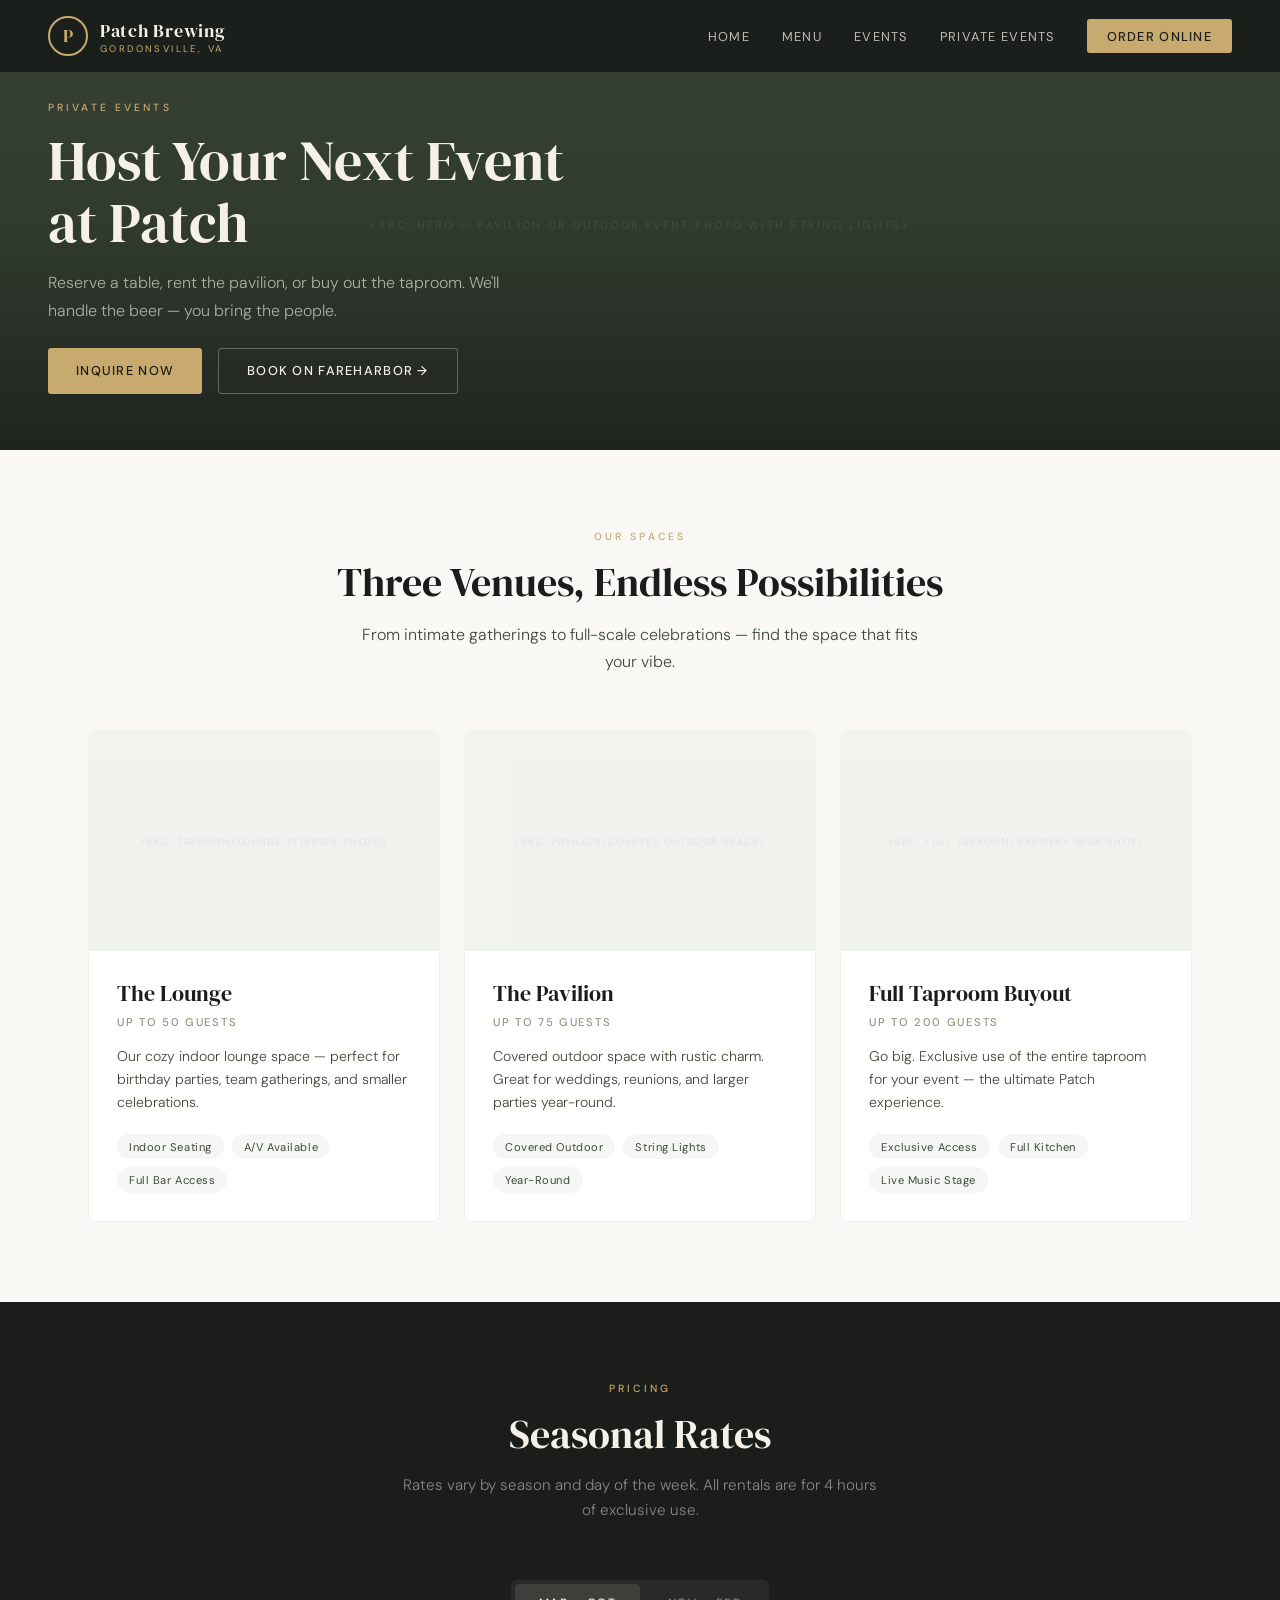
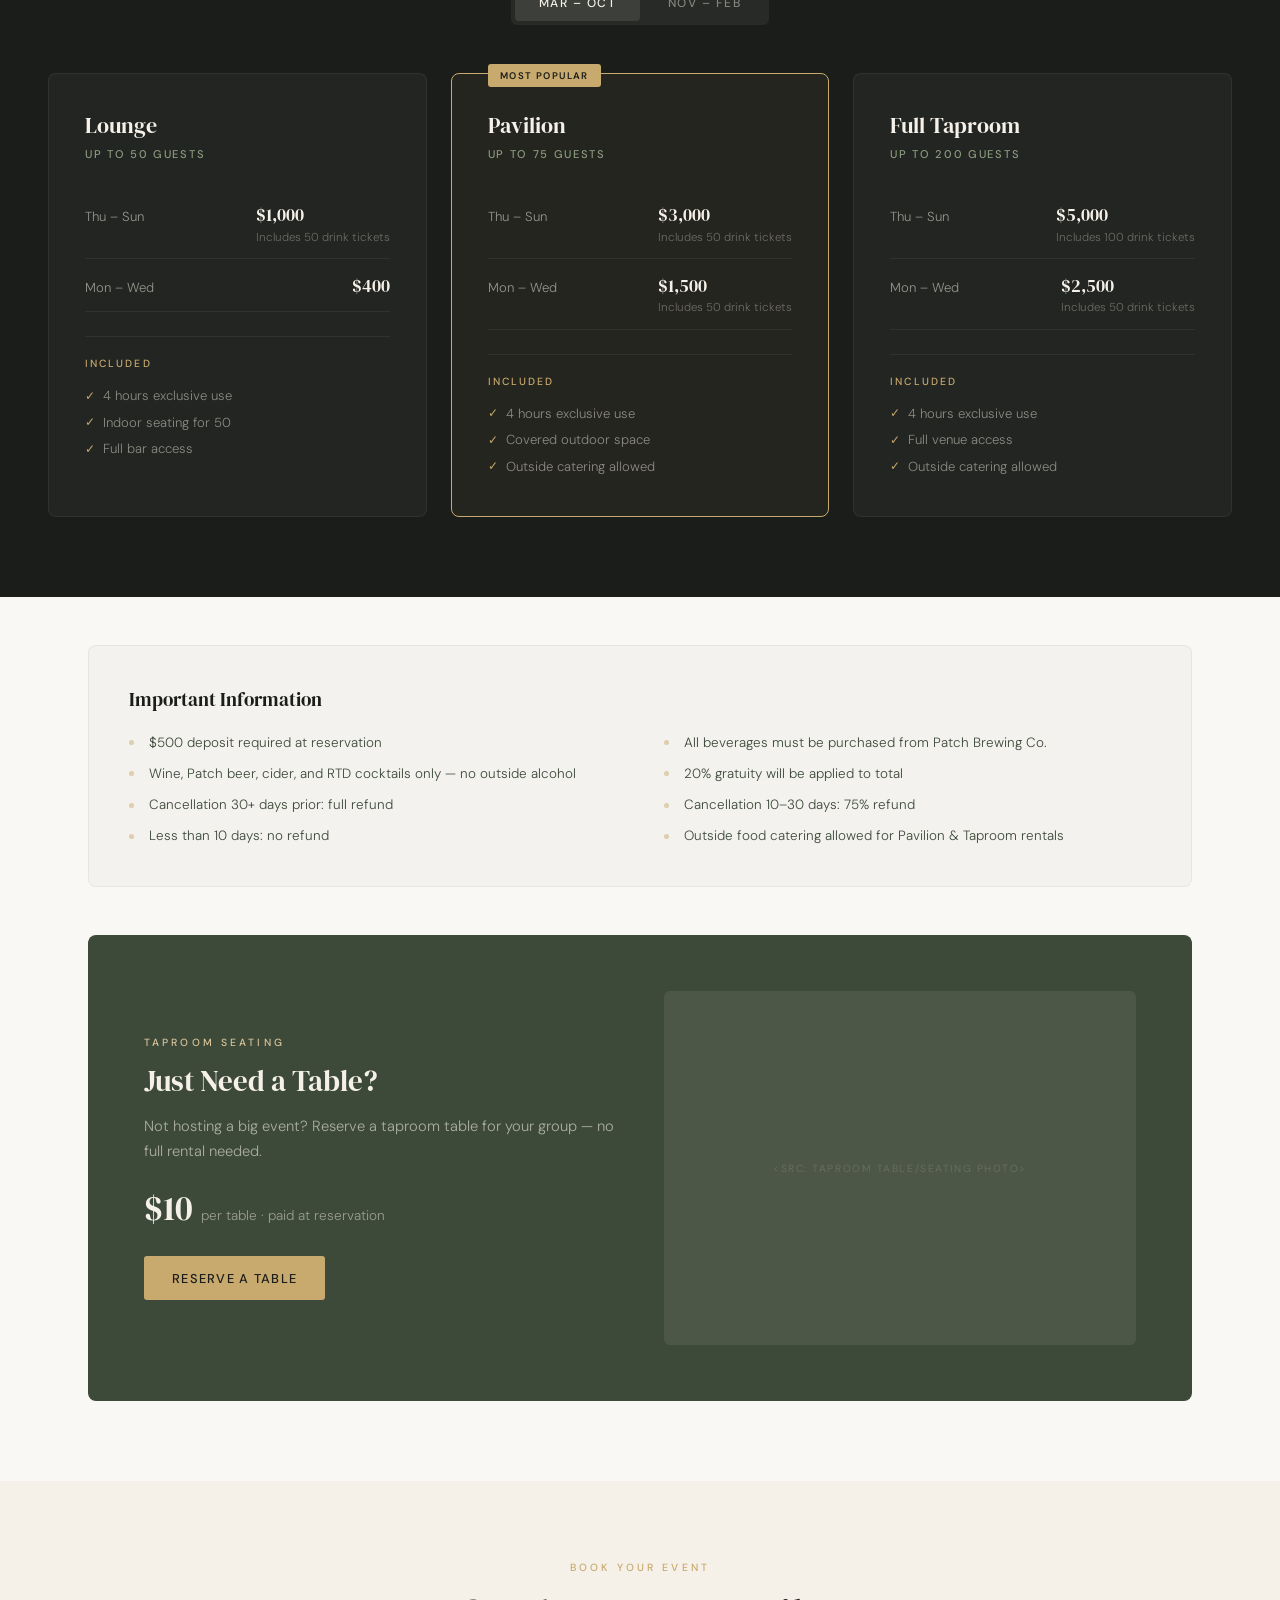
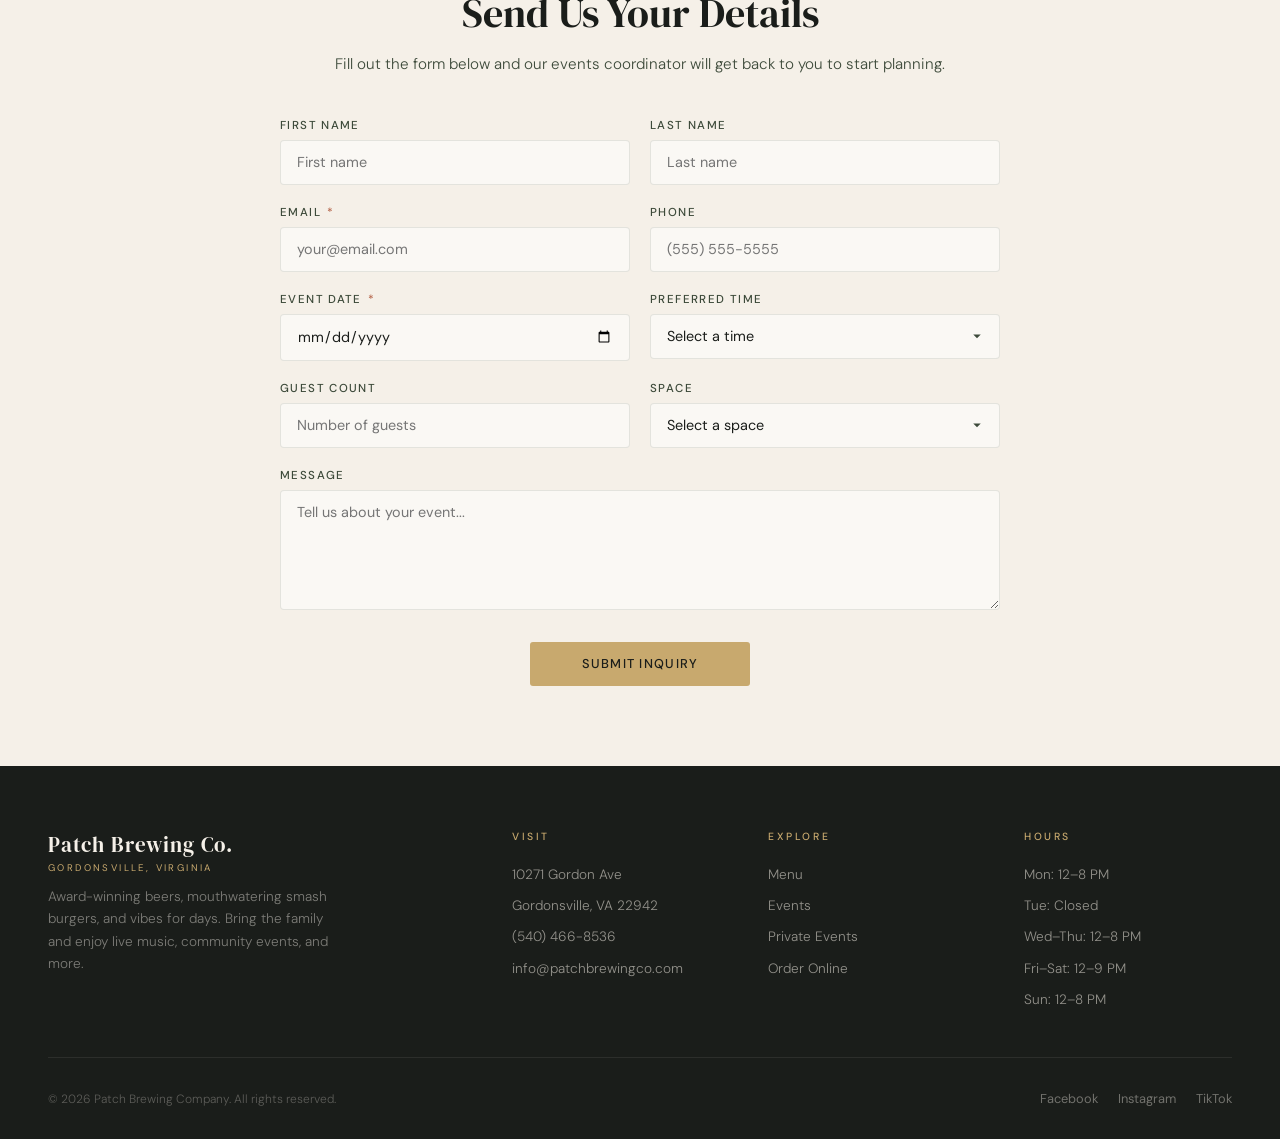
<file: pages/private-events/private-events.html>
<!--
  File: private-events.html
  Page: Private Events
  Section: Main page content
  Last Updated: 2026-03-03
-->
<!DOCTYPE html>
<html lang="en">
<head>
<meta charset="UTF-8">
<meta name="viewport" content="width=device-width, initial-scale=1.0">
<title>Private Events | Patch Brewing Company</title>
<link href="https://fonts.googleapis.com/css2?family=DM+Serif+Display:ital@0;1&family=DM+Sans:ital,wght@0,300;0,400;0,500;0,600;1,400&display=swap" rel="stylesheet">
<link rel="stylesheet" href="/pages/private-events/private-events.css">
<style>
  :root {
    --cream: #F5F0E8;
    --dark: #1A1D1A;
    --olive: #3D4A3A;
    --gold: #C8A96E;
    --gold-light: #DAC49A;
    --warm-white: #FAF8F4;
    --sage: #8A9A7E;
    --rust: #B5654A;
  }

  * { margin: 0; padding: 0; box-sizing: border-box; }
  html { scroll-behavior: smooth; }

  body {
    font-family: 'DM Sans', sans-serif;
    color: var(--dark);
    background: var(--warm-white);
    overflow-x: hidden;
    -webkit-font-smoothing: antialiased;
  }

  /* ─── PAGE HERO ─── */
  .page-hero {
    position: relative;
    height: 50vh;
    min-height: 380px;
    display: flex;
    align-items: flex-end;
    padding: 0 3rem 3.5rem;
    overflow: hidden;
  }

  .page-hero-bg {
    position: absolute; inset: 0;
    background: var(--olive);
    background-size: cover;
    background-position: center;
  }

  .page-hero-bg::after {
    content: '';
    position: absolute; inset: 0;
    background: linear-gradient(
      to top,
      rgba(26, 29, 26, 0.85) 0%,
      rgba(26, 29, 26, 0.35) 50%,
      rgba(26, 29, 26, 0.2) 100%
    );
  }

  .page-hero-placeholder {
    position: absolute; inset: 0;
    display: flex; align-items: center; justify-content: center;
    font-size: 0.7rem; letter-spacing: 0.2em; text-transform: uppercase;
    color: rgba(255,255,255,0.15);
  }

  .page-hero-content {
    position: relative; z-index: 2;
    max-width: 680px;
    animation: fadeUp 0.8s ease-out;
  }

  @keyframes fadeUp {
    from { opacity: 0; transform: translateY(24px); }
    to { opacity: 1; transform: translateY(0); }
  }

  .page-hero-tag {
    font-size: 0.65rem;
    letter-spacing: 0.3em;
    text-transform: uppercase;
    color: var(--gold);
    margin-bottom: 1rem;
    font-weight: 500;
  }

  .page-hero h1 {
    font-family: 'DM Serif Display', serif;
    font-size: clamp(2.2rem, 5vw, 3.5rem);
    color: var(--cream);
    line-height: 1.1;
    margin-bottom: 1rem;
    font-weight: 400;
  }

  .page-hero p {
    font-size: 1rem;
    color: rgba(245, 240, 232, 0.65);
    line-height: 1.7;
    max-width: 480px;
    font-weight: 300;
  }

  /* ─── SHARED ─── */
  .section-tag {
    font-size: 0.65rem;
    letter-spacing: 0.3em;
    text-transform: uppercase;
    color: var(--gold);
    margin-bottom: 1rem;
    font-weight: 500;
  }

  .section-title {
    font-family: 'DM Serif Display', serif;
    font-size: clamp(1.8rem, 3.5vw, 2.5rem);
    color: var(--dark);
    line-height: 1.15;
    margin-bottom: 1rem;
    font-weight: 400;
  }

  .btn {
    display: inline-flex;
    align-items: center;
    gap: 0.5rem;
    padding: 0.85rem 1.75rem;
    font-size: 0.8rem;
    letter-spacing: 0.1em;
    text-transform: uppercase;
    text-decoration: none;
    font-family: 'DM Sans', sans-serif;
    font-weight: 500;
    border: none;
    cursor: pointer;
    transition: all 0.3s;
    border-radius: 3px;
  }

  .btn-primary {
    background: var(--gold);
    color: var(--dark);
  }

  .btn-primary:hover {
    background: var(--gold-light);
    transform: translateY(-1px);
  }

  .btn-outline-dark {
    background: transparent;
    color: var(--dark);
    border: 1px solid rgba(61, 74, 58, 0.2);
  }

  .btn-outline-dark:hover {
    border-color: var(--dark);
    background: rgba(61, 74, 58, 0.04);
  }

  /* ─── SPACES SECTION ─── */
  .spaces {
    padding: 5rem 3rem;
    max-width: 1200px;
    margin: 0 auto;
  }

  .spaces-header {
    text-align: center;
    margin-bottom: 3.5rem;
  }

  .spaces-header p {
    font-size: 1rem;
    color: var(--olive);
    line-height: 1.7;
    max-width: 560px;
    margin: 0 auto;
    font-weight: 300;
  }

  .spaces-grid {
    display: grid;
    grid-template-columns: repeat(3, 1fr);
    gap: 1.5rem;
  }

  .space-card {
    border: 1px solid rgba(61, 74, 58, 0.08);
    border-radius: 8px;
    overflow: hidden;
    transition: all 0.4s;
    background: white;
  }

  .space-card:hover {
    border-color: rgba(61, 74, 58, 0.15);
    transform: translateY(-4px);
    box-shadow: 0 16px 48px rgba(0, 0, 0, 0.06);
  }

  .space-img {
    aspect-ratio: 16/10;
    background: var(--sage);
    opacity: 0.12;
    display: flex; align-items: center; justify-content: center;
    font-size: 0.6rem; letter-spacing: 0.15em;
    text-transform: uppercase; color: var(--dark);
  }

  .space-body {
    padding: 1.75rem;
  }

  .space-name {
    font-family: 'DM Serif Display', serif;
    font-size: 1.35rem;
    margin-bottom: 0.4rem;
    color: var(--dark);
  }

  .space-capacity {
    font-size: 0.7rem;
    letter-spacing: 0.15em;
    text-transform: uppercase;
    color: var(--sage);
    margin-bottom: 1rem;
    font-weight: 500;
  }

  .space-desc {
    font-size: 0.88rem;
    color: var(--olive);
    line-height: 1.65;
    font-weight: 300;
    margin-bottom: 1.25rem;
  }

  .space-features {
    display: flex;
    flex-wrap: wrap;
    gap: 0.5rem;
  }

  .space-feature {
    font-size: 0.7rem;
    letter-spacing: 0.05em;
    padding: 0.35rem 0.75rem;
    background: rgba(61, 74, 58, 0.05);
    border-radius: 100px;
    color: var(--olive);
    font-weight: 400;
  }

  /* ─── PRICING SECTION ─── */
  .pricing {
    background: var(--dark);
    padding: 5rem 3rem;
  }

  .pricing-inner {
    max-width: 1200px;
    margin: 0 auto;
  }

  .pricing-header {
    text-align: center;
    margin-bottom: 3.5rem;
  }

  .pricing .section-title { color: var(--cream); }

  .pricing-header p {
    font-size: 0.95rem;
    color: rgba(245, 240, 232, 0.5);
    max-width: 480px;
    margin: 0 auto;
    line-height: 1.7;
    font-weight: 300;
  }

  /* Season Toggle */
  .season-toggle {
    display: flex;
    justify-content: center;
    margin-bottom: 3rem;
  }

  .season-tabs {
    display: inline-flex;
    background: rgba(245, 240, 232, 0.06);
    border-radius: 6px;
    padding: 4px;
    gap: 4px;
  }

  .season-tab {
    padding: 0.65rem 1.5rem;
    font-size: 0.75rem;
    letter-spacing: 0.12em;
    text-transform: uppercase;
    font-family: 'DM Sans', sans-serif;
    font-weight: 500;
    color: rgba(245, 240, 232, 0.45);
    background: transparent;
    border: none;
    border-radius: 4px;
    cursor: pointer;
    transition: all 0.3s;
  }

  .season-tab.active {
    background: rgba(245, 240, 232, 0.1);
    color: var(--cream);
  }

  .season-tab:hover:not(.active) {
    color: rgba(245, 240, 232, 0.7);
  }

  /* Pricing Cards */
  .pricing-grid {
    display: grid;
    grid-template-columns: repeat(3, 1fr);
    gap: 1.5rem;
  }

  .season-group { display: none; }
  .season-group.active { display: grid; grid-template-columns: repeat(3, 1fr); gap: 1.5rem; }

  .price-card {
    background: rgba(245, 240, 232, 0.04);
    border: 1px solid rgba(245, 240, 232, 0.06);
    border-radius: 8px;
    padding: 2.25rem;
    transition: all 0.4s;
    position: relative;
  }

  .price-card:hover {
    background: rgba(245, 240, 232, 0.06);
    border-color: rgba(200, 169, 110, 0.2);
  }

  .price-card.featured {
    border-color: var(--gold);
    background: rgba(200, 169, 110, 0.06);
  }

  .price-card.featured::before {
    content: 'Most Popular';
    position: absolute;
    top: -10px;
    left: 2.25rem;
    background: var(--gold);
    color: var(--dark);
    font-size: 0.6rem;
    letter-spacing: 0.15em;
    text-transform: uppercase;
    font-weight: 600;
    padding: 0.3rem 0.75rem;
    border-radius: 3px;
  }

  .price-venue {
    font-family: 'DM Serif Display', serif;
    font-size: 1.4rem;
    color: var(--cream);
    margin-bottom: 0.35rem;
  }

  .price-capacity {
    font-size: 0.7rem;
    letter-spacing: 0.15em;
    text-transform: uppercase;
    color: var(--sage);
    margin-bottom: 1.75rem;
    font-weight: 500;
  }

  .price-row {
    display: flex;
    justify-content: space-between;
    align-items: baseline;
    padding: 0.85rem 0;
    border-bottom: 1px solid rgba(245, 240, 232, 0.06);
  }

  .price-row:last-of-type { border-bottom: none; }

  .price-label {
    font-size: 0.82rem;
    color: rgba(245, 240, 232, 0.55);
    font-weight: 300;
  }

  .price-value {
    font-family: 'DM Serif Display', serif;
    font-size: 1.15rem;
    color: var(--cream);
  }

  .price-note {
    font-size: 0.72rem;
    color: rgba(245, 240, 232, 0.35);
    font-weight: 300;
    display: block;
    margin-top: 0.15rem;
  }

  .price-includes {
    margin-top: 1.5rem;
    padding-top: 1.25rem;
    border-top: 1px solid rgba(245, 240, 232, 0.06);
  }

  .price-includes-label {
    font-size: 0.65rem;
    letter-spacing: 0.2em;
    text-transform: uppercase;
    color: var(--gold);
    margin-bottom: 0.75rem;
    font-weight: 500;
  }

  .price-include-item {
    font-size: 0.82rem;
    color: rgba(245, 240, 232, 0.5);
    font-weight: 300;
    padding: 0.3rem 0;
    display: flex;
    align-items: center;
    gap: 0.5rem;
  }

  .price-include-item::before {
    content: '✓';
    color: var(--gold);
    font-size: 0.75rem;
  }

  /* ─── FINE PRINT ─── */
  .fine-print {
    padding: 3rem;
    max-width: 1200px;
    margin: 0 auto;
  }

  .fine-print-inner {
    background: rgba(61, 74, 58, 0.03);
    border: 1px solid rgba(61, 74, 58, 0.08);
    border-radius: 8px;
    padding: 2.5rem;
  }

  .fine-print h3 {
    font-family: 'DM Serif Display', serif;
    font-size: 1.2rem;
    color: var(--dark);
    margin-bottom: 1.25rem;
    font-weight: 400;
  }

  .fine-print-grid {
    display: grid;
    grid-template-columns: 1fr 1fr;
    gap: 0.6rem 3rem;
  }

  .fine-print-item {
    font-size: 0.84rem;
    color: var(--olive);
    line-height: 1.6;
    font-weight: 300;
    padding-left: 1.25rem;
    position: relative;
  }

  .fine-print-item::before {
    content: '';
    position: absolute;
    left: 0;
    top: 0.55rem;
    width: 5px;
    height: 5px;
    border-radius: 50%;
    background: var(--gold);
    opacity: 0.5;
  }

  /* ─── TABLE RESERVATIONS ─── */
  .table-res {
    padding: 0 3rem 5rem;
    max-width: 1200px;
    margin: 0 auto;
  }

  .table-res-card {
    display: grid;
    grid-template-columns: 1fr 1fr;
    gap: 3rem;
    align-items: center;
    background: var(--olive);
    border-radius: 8px;
    overflow: hidden;
    padding: 3.5rem;
  }

  .table-res-text .section-tag { color: var(--gold-light); }
  .table-res-text .section-title { color: var(--cream); font-size: 1.8rem; }

  .table-res-text p {
    font-size: 0.92rem;
    color: rgba(245, 240, 232, 0.6);
    line-height: 1.7;
    font-weight: 300;
    margin-bottom: 0.5rem;
  }

  .table-res-price {
    display: flex;
    align-items: baseline;
    gap: 0.5rem;
    margin: 1.25rem 0 1.5rem;
  }

  .table-res-amount {
    font-family: 'DM Serif Display', serif;
    font-size: 2.2rem;
    color: var(--cream);
  }

  .table-res-per {
    font-size: 0.85rem;
    color: rgba(245, 240, 232, 0.5);
    font-weight: 300;
  }

  /* ─── INQUIRY FORM ─── */
  .inquiry {
    padding: 5rem 3rem;
    background: var(--cream);
  }

  .inquiry-inner {
    max-width: 720px;
    margin: 0 auto;
  }

  .inquiry-header {
    text-align: center;
    margin-bottom: 2.5rem;
  }

  .inquiry-header p {
    font-size: 0.95rem;
    color: var(--olive);
    line-height: 1.7;
    font-weight: 300;
  }

  .form-grid {
    display: grid;
    grid-template-columns: 1fr 1fr;
    gap: 1.25rem;
  }

  .form-group {
    display: flex;
    flex-direction: column;
    gap: 0.4rem;
  }

  .form-group.full { grid-column: 1 / -1; }

  .form-label {
    font-size: 0.72rem;
    letter-spacing: 0.12em;
    text-transform: uppercase;
    color: var(--olive);
    font-weight: 500;
  }

  .form-label .required {
    color: var(--rust);
    margin-left: 2px;
  }

  .form-input,
  .form-select,
  .form-textarea {
    padding: 0.8rem 1rem;
    font-size: 0.9rem;
    font-family: 'DM Sans', sans-serif;
    color: var(--dark);
    background: var(--warm-white);
    border: 1px solid rgba(61, 74, 58, 0.12);
    border-radius: 4px;
    transition: border-color 0.3s;
    outline: none;
  }

  .form-input:focus,
  .form-select:focus,
  .form-textarea:focus {
    border-color: var(--gold);
  }

  .form-select {
    appearance: none;
    background-image: url("data:image/svg+xml,%3Csvg xmlns='http://www.w3.org/2000/svg' width='12' height='12' fill='%233D4A3A' viewBox='0 0 16 16'%3E%3Cpath d='M8 11L3 6h10l-5 5z'/%3E%3C/svg%3E");
    background-repeat: no-repeat;
    background-position: right 1rem center;
    padding-right: 2.5rem;
  }

  .form-textarea {
    min-height: 120px;
    resize: vertical;
  }

  .form-submit {
    grid-column: 1 / -1;
    display: flex;
    justify-content: center;
    margin-top: 0.75rem;
  }

  .form-submit .btn { min-width: 220px; justify-content: center; }

  /* ─── RESPONSIVE ─── */
  @media (max-width: 1024px) {
    .spaces-grid { grid-template-columns: 1fr 1fr; }
    .season-group.active { grid-template-columns: 1fr 1fr; }
  }

  @media (max-width: 768px) {

    .page-hero { padding: 0 1.5rem 3rem; height: 40vh; min-height: 320px; }

    .spaces { padding: 3.5rem 1.5rem; }
    .spaces-grid { grid-template-columns: 1fr; }

    .pricing { padding: 3.5rem 1.5rem; }
    .season-group.active { grid-template-columns: 1fr; }

    .fine-print { padding: 2rem 1.5rem; }
    .fine-print-grid { grid-template-columns: 1fr; }

    .table-res { padding: 0 1.5rem 3.5rem; }
    .table-res-card {
      grid-template-columns: 1fr;
      padding: 2.5rem;
      gap: 2rem;
    }

    .inquiry { padding: 3.5rem 1.5rem; }
    .form-grid { grid-template-columns: 1fr; }
    .form-group.half-on-desktop { grid-column: auto; }

    footer { padding: 3rem 1.5rem 2rem; }
  }
</style>
</head>
<body>

<header>
  <a href="/" class="logo">
    <div class="logo-mark">P</div>
    <div class="logo-text">
      Patch Brewing
      <span>Gordonsville, VA</span>
    </div>
  </a>
  <nav>
    <a href="/">Home</a>
    <a href="/menu">Menu</a>
    <a href="/events">Events</a>
    <a href="/private-events">Private Events</a>
    <a href="/order" class="nav-cta" target="_blank">Order Online</a>
  </nav>
  <button class="mobile-toggle" aria-label="Toggle menu" onclick="toggleMobileNav()">
    <span></span><span></span><span></span>
  </button>
</header>

<!-- Mobile nav overlay -->
<div class="mobile-nav" id="mobileNav">
  <a href="/">Home</a>
  <a href="/menu">Menu</a>
  <a href="/events">Events</a>
  <a href="/private-events">Private Events</a>
  <a href="/order" class="nav-cta" target="_blank">Order Online</a>
</div>

<script>
function toggleMobileNav() {
  const nav = document.getElementById('mobileNav');
  const toggle = document.querySelector('.mobile-toggle');
  nav.classList.toggle('open');
  // Animate hamburger to X
  const spans = toggle.querySelectorAll('span');
  if (nav.classList.contains('open')) {
    spans[0].style.transform = 'rotate(45deg) translate(5px, 5px)';
    spans[1].style.opacity = '0';
    spans[2].style.transform = 'rotate(-45deg) translate(5px, -5px)';
    document.body.style.overflow = 'hidden';
  } else {
    spans[0].style.transform = 'none';
    spans[1].style.opacity = '1';
    spans[2].style.transform = 'none';
    document.body.style.overflow = '';
  }
}
</script>

<!-- ══════════ PAGE HERO ══════════ -->
<section class="page-hero">
  <div class="page-hero-bg">
    <div class="page-hero-placeholder">
      &lt;src: hero — pavilion or outdoor event photo with string lights&gt;
    </div>
  </div>
  <div class="page-hero-content">
    <div class="page-hero-tag">Private Events</div>
    <h1>Host Your Next Event at&nbsp;Patch</h1>
    <p>Reserve a table, rent the pavilion, or buy out the taproom. We'll handle the beer — you bring the people.</p>
    <div style="display: flex; gap: 1rem; margin-top: 1.5rem; flex-wrap: wrap;">
      <a href="#inquiry" class="btn btn-primary">Inquire Now</a>
      <a href="https://fareharbor.com/embeds/book/patchbrewingco/" target="_blank" class="btn" style="background: transparent; color: var(--cream); border: 1px solid rgba(245,240,232,0.3);">Book on FareHarbor →</a>
    </div>
  </div>
</section>

<!-- ══════════ OUR SPACES ══════════ -->
<section class="spaces">
  <div class="spaces-header">
    <div class="section-tag">Our Spaces</div>
    <h2 class="section-title">Three Venues, Endless Possibilities</h2>
    <p>From intimate gatherings to full-scale celebrations — find the space that fits your vibe.</p>
  </div>

  <div class="spaces-grid">
    <div class="space-card">
      <div class="space-img">
        &lt;src: taproom/lounge interior photo&gt;
      </div>
      <div class="space-body">
        <div class="space-name">The Lounge</div>
        <div class="space-capacity">Up to 50 guests</div>
        <p class="space-desc">Our cozy indoor lounge space — perfect for birthday parties, team gatherings, and smaller celebrations.</p>
        <div class="space-features">
          <span class="space-feature">Indoor Seating</span>
          <span class="space-feature">A/V Available</span>
          <span class="space-feature">Full Bar Access</span>
        </div>
      </div>
    </div>

    <div class="space-card">
      <div class="space-img">
        &lt;src: pavilion/covered outdoor space&gt;
      </div>
      <div class="space-body">
        <div class="space-name">The Pavilion</div>
        <div class="space-capacity">Up to 75 guests</div>
        <p class="space-desc">Covered outdoor space with rustic charm. Great for weddings, reunions, and larger parties year-round.</p>
        <div class="space-features">
          <span class="space-feature">Covered Outdoor</span>
          <span class="space-feature">String Lights</span>
          <span class="space-feature">Year-Round</span>
        </div>
      </div>
    </div>

    <div class="space-card">
      <div class="space-img">
        &lt;src: full taproom/brewery wide shot&gt;
      </div>
      <div class="space-body">
        <div class="space-name">Full Taproom Buyout</div>
        <div class="space-capacity">Up to 200 guests</div>
        <p class="space-desc">Go big. Exclusive use of the entire taproom for your event — the ultimate Patch experience.</p>
        <div class="space-features">
          <span class="space-feature">Exclusive Access</span>
          <span class="space-feature">Full Kitchen</span>
          <span class="space-feature">Live Music Stage</span>
        </div>
      </div>
    </div>
  </div>
</section>

<!-- ══════════ PRICING ══════════ -->
<section class="pricing">
  <div class="pricing-inner">
    <div class="pricing-header">
      <div class="section-tag">Pricing</div>
      <h2 class="section-title">Seasonal Rates</h2>
      <p>Rates vary by season and day of the week. All rentals are for 4 hours of exclusive use.</p>
    </div>

    <!-- Season Toggle -->
    <div class="season-toggle">
      <div class="season-tabs">
        <button class="season-tab active" data-season="peak" onclick="switchSeason('peak')">Mar – Oct</button>
        <button class="season-tab" data-season="off" onclick="switchSeason('off')">Nov – Feb</button>
      </div>
    </div>

    <!-- Peak Season (Mar-Oct) -->
    <div class="season-group active" id="season-peak">
      <div class="price-card">
        <div class="price-venue">Lounge</div>
        <div class="price-capacity">Up to 50 guests</div>
        <div class="price-row">
          <span class="price-label">Thu – Sun</span>
          <div>
            <span class="price-value">$1,000</span>
            <span class="price-note">Includes 50 drink tickets</span>
          </div>
        </div>
        <div class="price-row">
          <span class="price-label">Mon – Wed</span>
          <div>
            <span class="price-value">$400</span>
          </div>
        </div>
        <div class="price-includes">
          <div class="price-includes-label">Included</div>
          <div class="price-include-item">4 hours exclusive use</div>
          <div class="price-include-item">Indoor seating for 50</div>
          <div class="price-include-item">Full bar access</div>
        </div>
      </div>

      <div class="price-card featured">
        <div class="price-venue">Pavilion</div>
        <div class="price-capacity">Up to 75 guests</div>
        <div class="price-row">
          <span class="price-label">Thu – Sun</span>
          <div>
            <span class="price-value">$3,000</span>
            <span class="price-note">Includes 50 drink tickets</span>
          </div>
        </div>
        <div class="price-row">
          <span class="price-label">Mon – Wed</span>
          <div>
            <span class="price-value">$1,500</span>
            <span class="price-note">Includes 50 drink tickets</span>
          </div>
        </div>
        <div class="price-includes">
          <div class="price-includes-label">Included</div>
          <div class="price-include-item">4 hours exclusive use</div>
          <div class="price-include-item">Covered outdoor space</div>
          <div class="price-include-item">Outside catering allowed</div>
        </div>
      </div>

      <div class="price-card">
        <div class="price-venue">Full Taproom</div>
        <div class="price-capacity">Up to 200 guests</div>
        <div class="price-row">
          <span class="price-label">Thu – Sun</span>
          <div>
            <span class="price-value">$5,000</span>
            <span class="price-note">Includes 100 drink tickets</span>
          </div>
        </div>
        <div class="price-row">
          <span class="price-label">Mon – Wed</span>
          <div>
            <span class="price-value">$2,500</span>
            <span class="price-note">Includes 50 drink tickets</span>
          </div>
        </div>
        <div class="price-includes">
          <div class="price-includes-label">Included</div>
          <div class="price-include-item">4 hours exclusive use</div>
          <div class="price-include-item">Full venue access</div>
          <div class="price-include-item">Outside catering allowed</div>
        </div>
      </div>
    </div>

    <!-- Off Season (Nov-Feb) -->
    <div class="season-group" id="season-off">
      <div class="price-card">
        <div class="price-venue">Lounge</div>
        <div class="price-capacity">Up to 50 guests</div>
        <div class="price-row">
          <span class="price-label">Thu – Sun</span>
          <div>
            <span class="price-value">$1,000</span>
            <span class="price-note">Includes 50 drink tickets</span>
          </div>
        </div>
        <div class="price-row">
          <span class="price-label">Mon – Wed</span>
          <div>
            <span class="price-value">$400</span>
          </div>
        </div>
        <div class="price-includes">
          <div class="price-includes-label">Included</div>
          <div class="price-include-item">4 hours exclusive use</div>
          <div class="price-include-item">Indoor seating for 50</div>
          <div class="price-include-item">Full bar access</div>
        </div>
      </div>

      <div class="price-card featured">
        <div class="price-venue">Pavilion</div>
        <div class="price-capacity">Up to 75 guests</div>
        <div class="price-row">
          <span class="price-label">Thu – Sun</span>
          <div>
            <span class="price-value">$1,000</span>
            <span class="price-note">Includes 50 drink tickets</span>
          </div>
        </div>
        <div class="price-row">
          <span class="price-label">Mon – Wed</span>
          <div>
            <span class="price-value">$400</span>
            <span class="price-note">+ $500 for 50 drink tickets</span>
          </div>
        </div>
        <div class="price-includes">
          <div class="price-includes-label">Included</div>
          <div class="price-include-item">4 hours exclusive use</div>
          <div class="price-include-item">Covered outdoor space</div>
          <div class="price-include-item">Outside catering allowed</div>
        </div>
      </div>

      <div class="price-card">
        <div class="price-venue">Full Taproom</div>
        <div class="price-capacity">Up to 200 guests</div>
        <div class="price-row">
          <span class="price-label">Thu – Sun</span>
          <div>
            <span class="price-value">$5,000</span>
            <span class="price-note">Includes 100 drink tickets</span>
          </div>
        </div>
        <div class="price-row">
          <span class="price-label">Mon – Wed</span>
          <div>
            <span class="price-value">$2,500</span>
            <span class="price-note">Includes 50 drink tickets</span>
          </div>
        </div>
        <div class="price-includes">
          <div class="price-includes-label">Included</div>
          <div class="price-include-item">4 hours exclusive use</div>
          <div class="price-include-item">Full venue access</div>
          <div class="price-include-item">Outside catering allowed</div>
        </div>
      </div>
    </div>
  </div>
</section>

<!-- ══════════ FINE PRINT ══════════ -->
<div class="fine-print">
  <div class="fine-print-inner">
    <h3>Important Information</h3>
    <div class="fine-print-grid">
      <div class="fine-print-item">$500 deposit required at reservation</div>
      <div class="fine-print-item">All beverages must be purchased from Patch Brewing Co.</div>
      <div class="fine-print-item">Wine, Patch beer, cider, and RTD cocktails only — no outside alcohol</div>
      <div class="fine-print-item">20% gratuity will be applied to total</div>
      <div class="fine-print-item">Cancellation 30+ days prior: full refund</div>
      <div class="fine-print-item">Cancellation 10–30 days: 75% refund</div>
      <div class="fine-print-item">Less than 10 days: no refund</div>
      <div class="fine-print-item">Outside food catering allowed for Pavilion &amp; Taproom rentals</div>
    </div>
  </div>
</div>

<!-- ══════════ TABLE RESERVATIONS ══════════ -->
<div class="table-res">
  <div class="table-res-card">
    <div class="table-res-text">
      <div class="section-tag">Taproom Seating</div>
      <h2 class="section-title">Just Need a Table?</h2>
      <p>Not hosting a big event? Reserve a taproom table for your group — no full rental needed.</p>
      <div class="table-res-price">
        <span class="table-res-amount">$10</span>
        <span class="table-res-per">per table · paid at reservation</span>
      </div>
      <a href="#inquiry" class="btn btn-primary">Reserve a Table</a>
    </div>
    <div class="table-res-img" style="aspect-ratio: 4/3; background: rgba(245,240,232,0.08); border-radius: 6px; display: flex; align-items: center; justify-content: center; font-size: 0.65rem; letter-spacing: 0.15em; text-transform: uppercase; color: rgba(245,240,232,0.15);">
      &lt;src: taproom table/seating photo&gt;
    </div>
  </div>
</div>

<!-- ══════════ INQUIRY FORM ══════════ -->
<section class="inquiry" id="inquiry">
  <div class="inquiry-inner">
    <div class="inquiry-header">
      <div class="section-tag">Book Your Event</div>
      <h2 class="section-title">Send Us Your Details</h2>
      <p>Fill out the form below and our events coordinator will get back to you to start planning.</p>
    </div>

    <form>
      <div class="form-grid">
        <div class="form-group">
          <label class="form-label">First Name</label>
          <input type="text" class="form-input" placeholder="First name">
        </div>
        <div class="form-group">
          <label class="form-label">Last Name</label>
          <input type="text" class="form-input" placeholder="Last name">
        </div>
        <div class="form-group">
          <label class="form-label">Email <span class="required">*</span></label>
          <input type="email" class="form-input" placeholder="your@email.com" required>
        </div>
        <div class="form-group">
          <label class="form-label">Phone</label>
          <input type="tel" class="form-input" placeholder="(555) 555-5555">
        </div>
        <div class="form-group">
          <label class="form-label">Event Date <span class="required">*</span></label>
          <input type="date" class="form-input" required>
        </div>
        <div class="form-group">
          <label class="form-label">Preferred Time</label>
          <select class="form-select">
            <option value="">Select a time</option>
            <option>12:00 PM</option>
            <option>1:00 PM</option>
            <option>2:00 PM</option>
            <option>3:00 PM</option>
            <option>4:00 PM</option>
            <option>5:00 PM</option>
            <option>6:00 PM</option>
          </select>
        </div>
        <div class="form-group">
          <label class="form-label">Guest Count</label>
          <input type="number" class="form-input" placeholder="Number of guests">
        </div>
        <div class="form-group">
          <label class="form-label">Space</label>
          <select class="form-select">
            <option value="">Select a space</option>
            <option>The Lounge (up to 50)</option>
            <option>The Pavilion (up to 75)</option>
            <option>Full Taproom (up to 200)</option>
            <option>Table Reservation</option>
          </select>
        </div>
        <div class="form-group full">
          <label class="form-label">Message</label>
          <textarea class="form-textarea" placeholder="Tell us about your event..."></textarea>
        </div>
        <div class="form-submit">
          <button type="submit" class="btn btn-primary">Submit Inquiry</button>
        </div>
      </div>
    </form>
  </div>
</section>

<script>
  function switchSeason(season) {
    document.querySelectorAll('.season-group').forEach(g => g.classList.remove('active'));
    document.querySelectorAll('.season-tab').forEach(t => t.classList.remove('active'));
    document.getElementById('season-' + season).classList.add('active');
    document.querySelector('[data-season="' + season + '"]').classList.add('active');
  }
</script>

<footer>
  <div class="footer-grid">
    <div class="footer-brand">
      <div class="logo-text">
        Patch Brewing Co.
        <span>Gordonsville, Virginia</span>
      </div>
      <p>Award-winning beers, mouthwatering smash burgers, and vibes for days. Bring the family and enjoy live music, community events, and more.</p>
    </div>
    <div>
      <div class="footer-heading">Visit</div>
      <ul class="footer-links">
        <li><a href="https://maps.google.com/?q=10271+Gordon+Ave+Gordonsville+VA+22942" target="_blank">10271 Gordon Ave</a></li>
        <li><a href="https://maps.google.com/?q=10271+Gordon+Ave+Gordonsville+VA+22942" target="_blank">Gordonsville, VA 22942</a></li>
        <li><a href="tel:5404668536">(540) 466-8536</a></li>
        <li><a href="mailto:info@patchbrewingco.com">info@patchbrewingco.com</a></li>
      </ul>
    </div>
    <div>
      <div class="footer-heading">Explore</div>
      <ul class="footer-links">
        <li><a href="/menu">Menu</a></li>
        <li><a href="/events">Events</a></li>
        <li><a href="/private-events">Private Events</a></li>
        <li><a href="/order" target="_blank">Order Online</a></li>
      </ul>
    </div>
    <div>
      <div class="footer-heading">Hours</div>
      <ul class="footer-links">
        <li><a href="#">Mon: 12–8 PM</a></li>
        <li><a href="#">Tue: Closed</a></li>
        <li><a href="#">Wed–Thu: 12–8 PM</a></li>
        <li><a href="#">Fri–Sat: 12–9 PM</a></li>
        <li><a href="#">Sun: 12–8 PM</a></li>
      </ul>
    </div>
  </div>
  <div class="footer-bottom">
    <div class="footer-copy">© 2026 Patch Brewing Company. All rights reserved.</div>
    <div class="footer-socials">
      <a href="https://facebook.com/patchbrewingco" target="_blank">Facebook</a>
      <a href="https://instagram.com/patchbrewingco" target="_blank">Instagram</a>
      <a href="https://tiktok.com/@patchbrewingco" target="_blank">TikTok</a>
    </div>
  </div>
</footer>

</body>
</html>
</file>
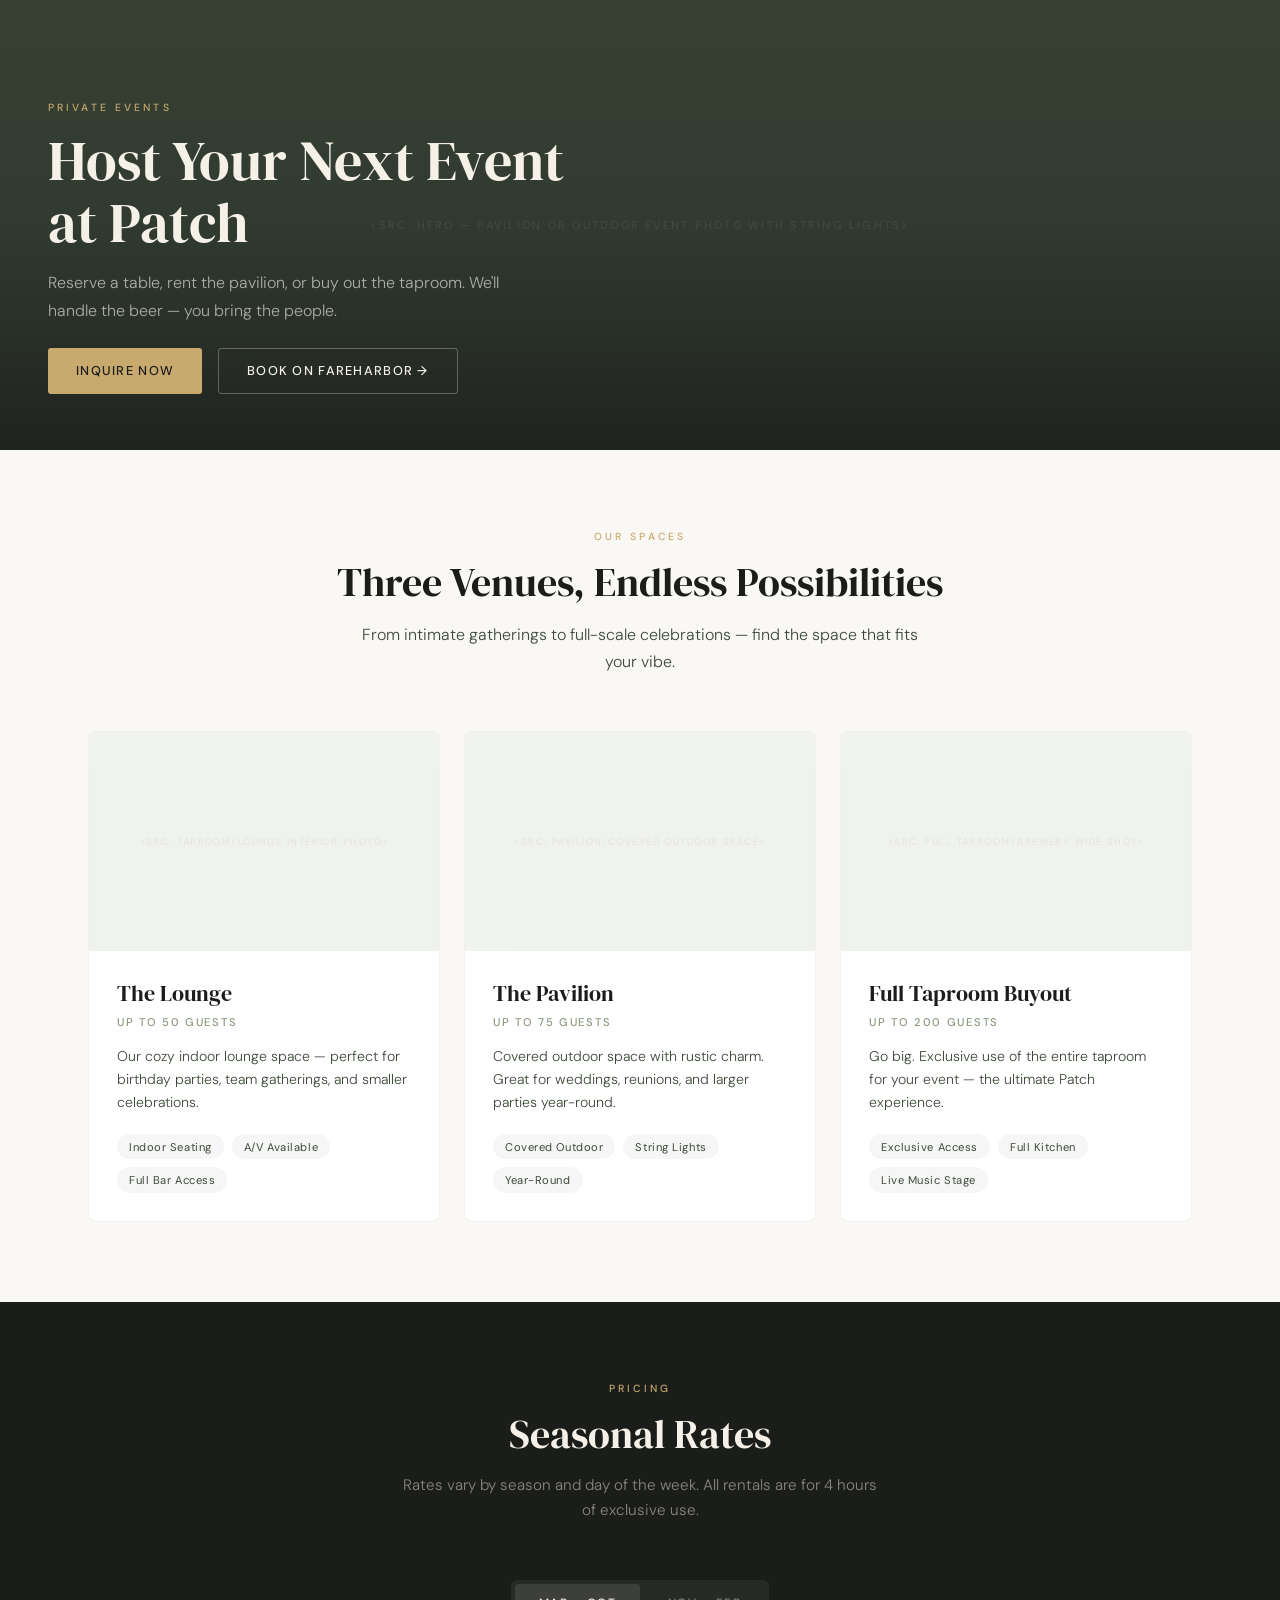
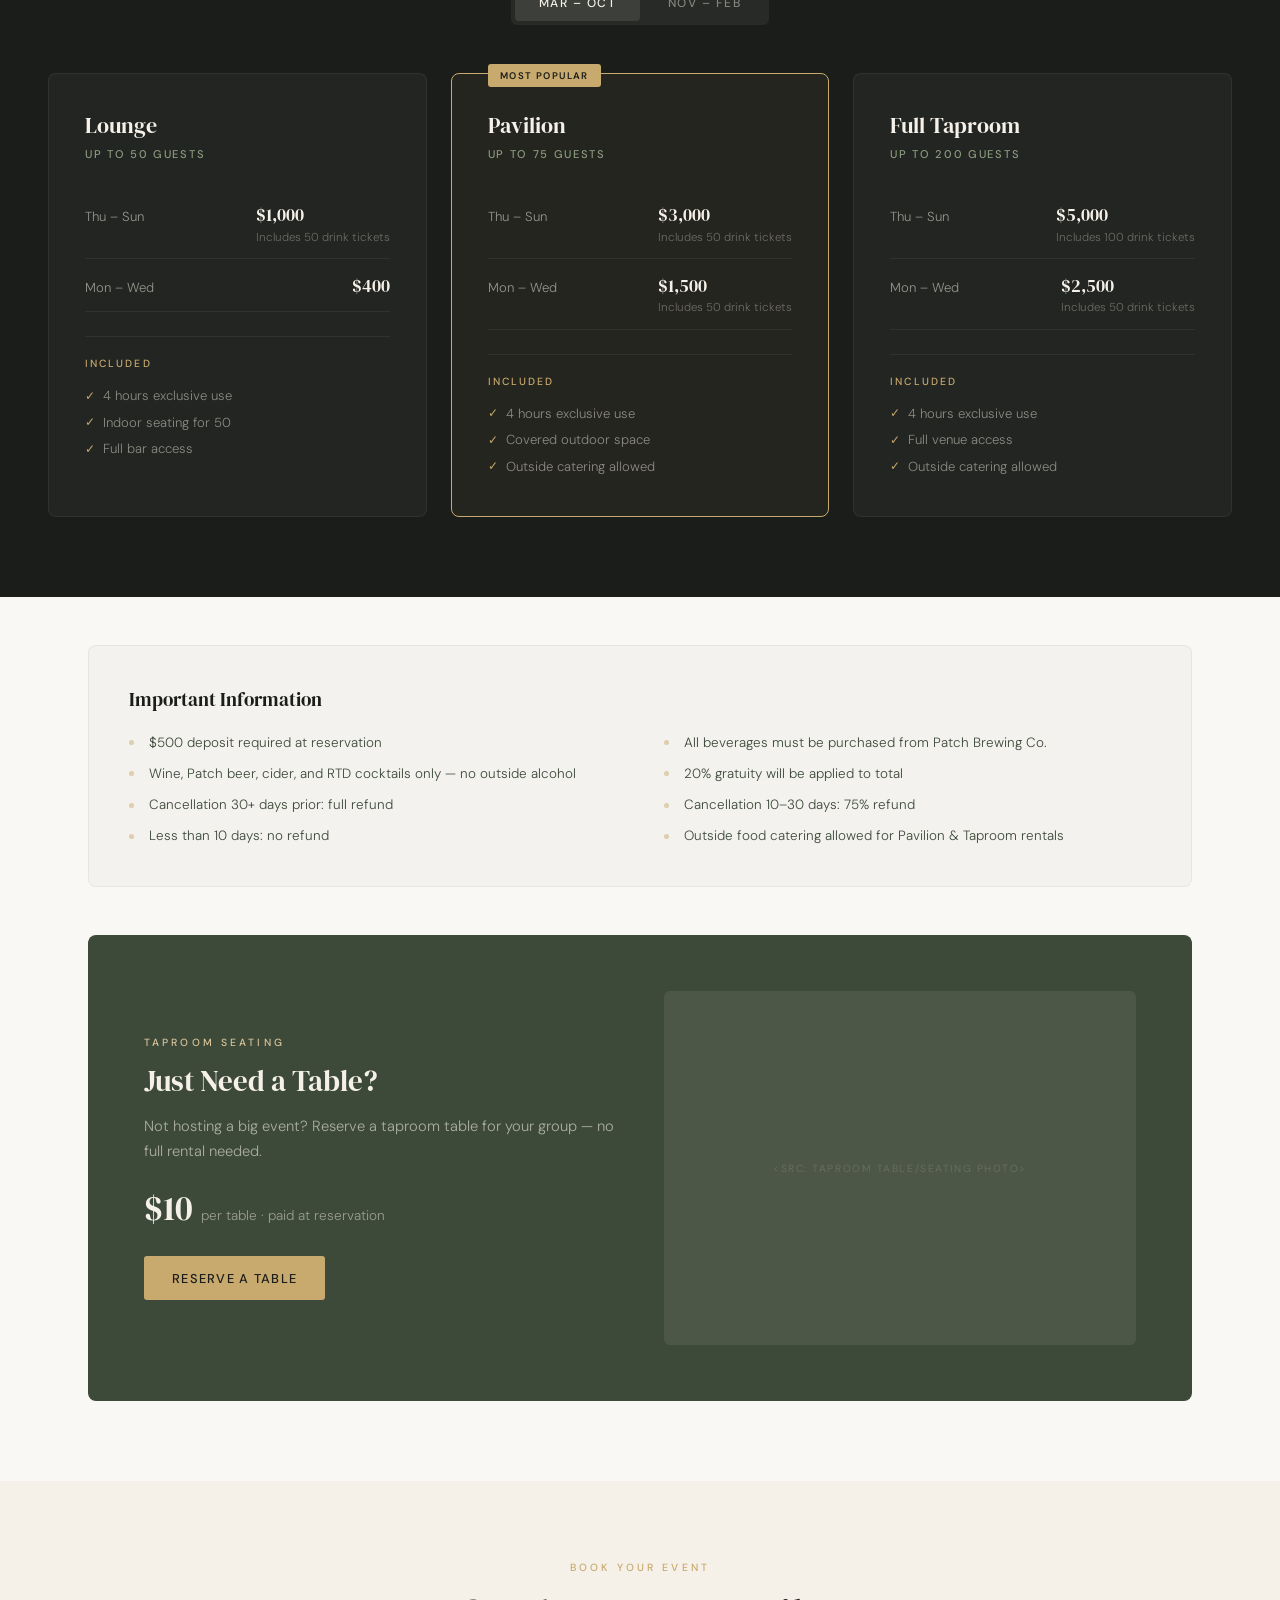
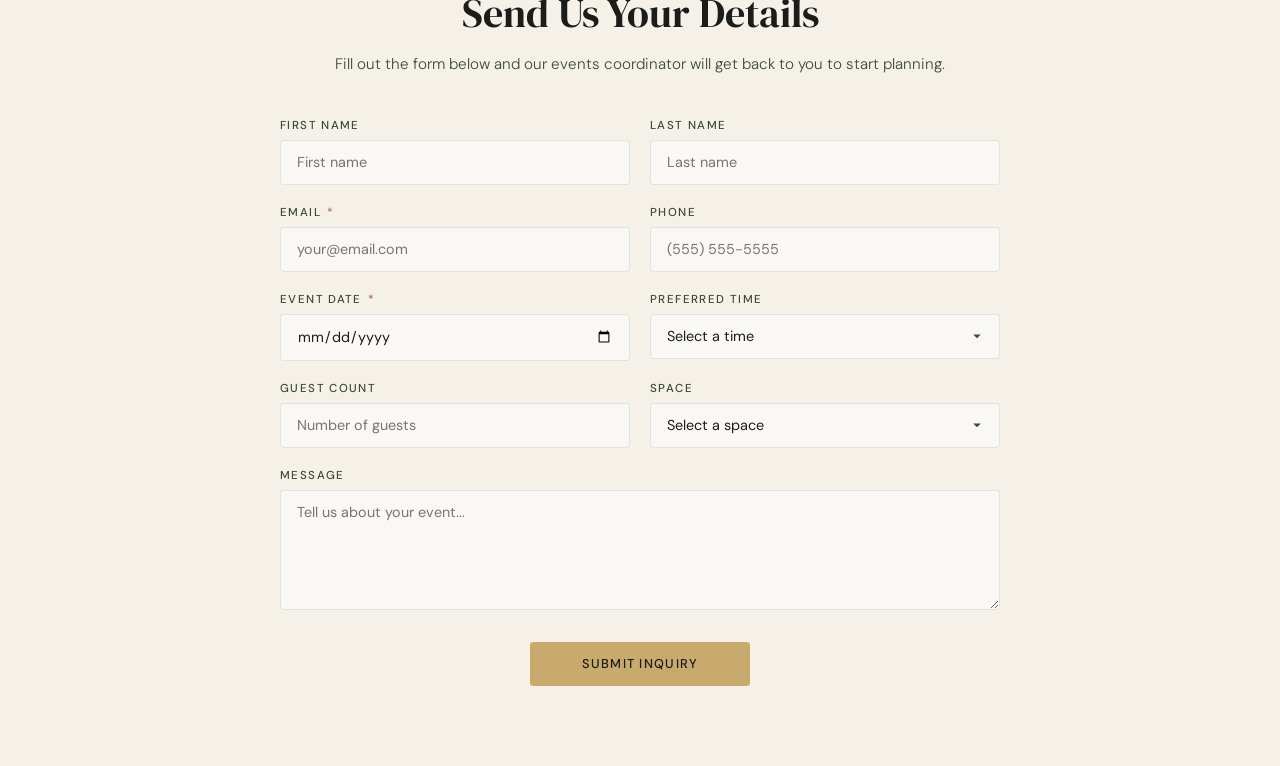
<file: pages/private-events/section-main.html>
<!DOCTYPE html>
<html lang="en">
<head>
<meta charset="UTF-8">
<meta name="viewport" content="width=device-width, initial-scale=1.0">
<title>Private Events | Patch Brewing Company</title>
<link href="https://fonts.googleapis.com/css2?family=DM+Serif+Display:ital@0;1&family=DM+Sans:ital,wght@0,300;0,400;0,500;0,600;1,400&display=swap" rel="stylesheet">
<style>
  :root {
    --cream: #F5F0E8;
    --dark: #1A1D1A;
    --olive: #3D4A3A;
    --gold: #C8A96E;
    --gold-light: #DAC49A;
    --warm-white: #FAF8F4;
    --sage: #8A9A7E;
    --rust: #B5654A;
  }

  * { margin: 0; padding: 0; box-sizing: border-box; }
  html { scroll-behavior: smooth; }

  body {
    font-family: 'DM Sans', sans-serif;
    color: var(--dark);
    background: var(--warm-white);
    overflow-x: hidden;
    -webkit-font-smoothing: antialiased;
  }

  /* ─── PAGE HERO ─── */
  .page-hero {
    position: relative;
    height: 50vh;
    min-height: 380px;
    display: flex;
    align-items: flex-end;
    padding: 0 3rem 3.5rem;
    overflow: hidden;
  }

  .page-hero-bg {
    position: absolute; inset: 0;
    background: var(--olive);
    background-size: cover;
    background-position: center;
  }

  .page-hero-bg::after {
    content: '';
    position: absolute; inset: 0;
    background: linear-gradient(
      to top,
      rgba(26, 29, 26, 0.85) 0%,
      rgba(26, 29, 26, 0.35) 50%,
      rgba(26, 29, 26, 0.2) 100%
    );
  }

  .page-hero-placeholder {
    position: absolute; inset: 0;
    display: flex; align-items: center; justify-content: center;
    font-size: 0.7rem; letter-spacing: 0.2em; text-transform: uppercase;
    color: rgba(255,255,255,0.15);
  }

  .page-hero-content {
    position: relative; z-index: 2;
    max-width: 680px;
    animation: fadeUp 0.8s ease-out;
  }

  @keyframes fadeUp {
    from { opacity: 0; transform: translateY(24px); }
    to { opacity: 1; transform: translateY(0); }
  }

  .page-hero-tag {
    font-size: 0.65rem;
    letter-spacing: 0.3em;
    text-transform: uppercase;
    color: var(--gold);
    margin-bottom: 1rem;
    font-weight: 500;
  }

  .page-hero h1 {
    font-family: 'DM Serif Display', serif;
    font-size: clamp(2.2rem, 5vw, 3.5rem);
    color: var(--cream);
    line-height: 1.1;
    margin-bottom: 1rem;
    font-weight: 400;
  }

  .page-hero p {
    font-size: 1rem;
    color: rgba(245, 240, 232, 0.65);
    line-height: 1.7;
    max-width: 480px;
    font-weight: 300;
  }

  /* ─── SHARED ─── */
  .section-tag {
    font-size: 0.65rem;
    letter-spacing: 0.3em;
    text-transform: uppercase;
    color: var(--gold);
    margin-bottom: 1rem;
    font-weight: 500;
  }

  .section-title {
    font-family: 'DM Serif Display', serif;
    font-size: clamp(1.8rem, 3.5vw, 2.5rem);
    color: var(--dark);
    line-height: 1.15;
    margin-bottom: 1rem;
    font-weight: 400;
  }

  .btn {
    display: inline-flex;
    align-items: center;
    gap: 0.5rem;
    padding: 0.85rem 1.75rem;
    font-size: 0.8rem;
    letter-spacing: 0.1em;
    text-transform: uppercase;
    text-decoration: none;
    font-family: 'DM Sans', sans-serif;
    font-weight: 500;
    border: none;
    cursor: pointer;
    transition: all 0.3s;
    border-radius: 3px;
  }

  .btn-primary {
    background: var(--gold);
    color: var(--dark);
  }

  .btn-primary:hover {
    background: var(--gold-light);
    transform: translateY(-1px);
  }

  .btn-outline-dark {
    background: transparent;
    color: var(--dark);
    border: 1px solid rgba(61, 74, 58, 0.2);
  }

  .btn-outline-dark:hover {
    border-color: var(--dark);
    background: rgba(61, 74, 58, 0.04);
  }

  /* ─── SPACES SECTION ─── */
  .spaces {
    padding: 5rem 3rem;
    max-width: 1200px;
    margin: 0 auto;
  }

  .spaces-header {
    text-align: center;
    margin-bottom: 3.5rem;
  }

  .spaces-header p {
    font-size: 1rem;
    color: var(--olive);
    line-height: 1.7;
    max-width: 560px;
    margin: 0 auto;
    font-weight: 300;
  }

  .spaces-grid {
    display: grid;
    grid-template-columns: repeat(3, 1fr);
    gap: 1.5rem;
  }

  .space-card {
    border: 1px solid rgba(61, 74, 58, 0.08);
    border-radius: 8px;
    overflow: hidden;
    transition: all 0.4s;
    background: white;
  }

  .space-card:hover {
    border-color: rgba(61, 74, 58, 0.15);
    transform: translateY(-4px);
    box-shadow: 0 16px 48px rgba(0, 0, 0, 0.06);
  }

  .space-img {
    aspect-ratio: 16/10;
    background: var(--sage);
    opacity: 0.12;
    display: flex; align-items: center; justify-content: center;
    font-size: 0.6rem; letter-spacing: 0.15em;
    text-transform: uppercase; color: var(--dark);
  }

  .space-body {
    padding: 1.75rem;
  }

  .space-name {
    font-family: 'DM Serif Display', serif;
    font-size: 1.35rem;
    margin-bottom: 0.4rem;
    color: var(--dark);
  }

  .space-capacity {
    font-size: 0.7rem;
    letter-spacing: 0.15em;
    text-transform: uppercase;
    color: var(--sage);
    margin-bottom: 1rem;
    font-weight: 500;
  }

  .space-desc {
    font-size: 0.88rem;
    color: var(--olive);
    line-height: 1.65;
    font-weight: 300;
    margin-bottom: 1.25rem;
  }

  .space-features {
    display: flex;
    flex-wrap: wrap;
    gap: 0.5rem;
  }

  .space-feature {
    font-size: 0.7rem;
    letter-spacing: 0.05em;
    padding: 0.35rem 0.75rem;
    background: rgba(61, 74, 58, 0.05);
    border-radius: 100px;
    color: var(--olive);
    font-weight: 400;
  }

  /* ─── PRICING SECTION ─── */
  .pricing {
    background: var(--dark);
    padding: 5rem 3rem;
  }

  .pricing-inner {
    max-width: 1200px;
    margin: 0 auto;
  }

  .pricing-header {
    text-align: center;
    margin-bottom: 3.5rem;
  }

  .pricing .section-title { color: var(--cream); }

  .pricing-header p {
    font-size: 0.95rem;
    color: rgba(245, 240, 232, 0.5);
    max-width: 480px;
    margin: 0 auto;
    line-height: 1.7;
    font-weight: 300;
  }

  /* Season Toggle */
  .season-toggle {
    display: flex;
    justify-content: center;
    margin-bottom: 3rem;
  }

  .season-tabs {
    display: inline-flex;
    background: rgba(245, 240, 232, 0.06);
    border-radius: 6px;
    padding: 4px;
    gap: 4px;
  }

  .season-tab {
    padding: 0.65rem 1.5rem;
    font-size: 0.75rem;
    letter-spacing: 0.12em;
    text-transform: uppercase;
    font-family: 'DM Sans', sans-serif;
    font-weight: 500;
    color: rgba(245, 240, 232, 0.45);
    background: transparent;
    border: none;
    border-radius: 4px;
    cursor: pointer;
    transition: all 0.3s;
  }

  .season-tab.active {
    background: rgba(245, 240, 232, 0.1);
    color: var(--cream);
  }

  .season-tab:hover:not(.active) {
    color: rgba(245, 240, 232, 0.7);
  }

  /* Pricing Cards */
  .pricing-grid {
    display: grid;
    grid-template-columns: repeat(3, 1fr);
    gap: 1.5rem;
  }

  .season-group { display: none; }
  .season-group.active { display: grid; grid-template-columns: repeat(3, 1fr); gap: 1.5rem; }

  .price-card {
    background: rgba(245, 240, 232, 0.04);
    border: 1px solid rgba(245, 240, 232, 0.06);
    border-radius: 8px;
    padding: 2.25rem;
    transition: all 0.4s;
    position: relative;
  }

  .price-card:hover {
    background: rgba(245, 240, 232, 0.06);
    border-color: rgba(200, 169, 110, 0.2);
  }

  .price-card.featured {
    border-color: var(--gold);
    background: rgba(200, 169, 110, 0.06);
  }

  .price-card.featured::before {
    content: 'Most Popular';
    position: absolute;
    top: -10px;
    left: 2.25rem;
    background: var(--gold);
    color: var(--dark);
    font-size: 0.6rem;
    letter-spacing: 0.15em;
    text-transform: uppercase;
    font-weight: 600;
    padding: 0.3rem 0.75rem;
    border-radius: 3px;
  }

  .price-venue {
    font-family: 'DM Serif Display', serif;
    font-size: 1.4rem;
    color: var(--cream);
    margin-bottom: 0.35rem;
  }

  .price-capacity {
    font-size: 0.7rem;
    letter-spacing: 0.15em;
    text-transform: uppercase;
    color: var(--sage);
    margin-bottom: 1.75rem;
    font-weight: 500;
  }

  .price-row {
    display: flex;
    justify-content: space-between;
    align-items: baseline;
    padding: 0.85rem 0;
    border-bottom: 1px solid rgba(245, 240, 232, 0.06);
  }

  .price-row:last-of-type { border-bottom: none; }

  .price-label {
    font-size: 0.82rem;
    color: rgba(245, 240, 232, 0.55);
    font-weight: 300;
  }

  .price-value {
    font-family: 'DM Serif Display', serif;
    font-size: 1.15rem;
    color: var(--cream);
  }

  .price-note {
    font-size: 0.72rem;
    color: rgba(245, 240, 232, 0.35);
    font-weight: 300;
    display: block;
    margin-top: 0.15rem;
  }

  .price-includes {
    margin-top: 1.5rem;
    padding-top: 1.25rem;
    border-top: 1px solid rgba(245, 240, 232, 0.06);
  }

  .price-includes-label {
    font-size: 0.65rem;
    letter-spacing: 0.2em;
    text-transform: uppercase;
    color: var(--gold);
    margin-bottom: 0.75rem;
    font-weight: 500;
  }

  .price-include-item {
    font-size: 0.82rem;
    color: rgba(245, 240, 232, 0.5);
    font-weight: 300;
    padding: 0.3rem 0;
    display: flex;
    align-items: center;
    gap: 0.5rem;
  }

  .price-include-item::before {
    content: '✓';
    color: var(--gold);
    font-size: 0.75rem;
  }

  /* ─── FINE PRINT ─── */
  .fine-print {
    padding: 3rem;
    max-width: 1200px;
    margin: 0 auto;
  }

  .fine-print-inner {
    background: rgba(61, 74, 58, 0.03);
    border: 1px solid rgba(61, 74, 58, 0.08);
    border-radius: 8px;
    padding: 2.5rem;
  }

  .fine-print h3 {
    font-family: 'DM Serif Display', serif;
    font-size: 1.2rem;
    color: var(--dark);
    margin-bottom: 1.25rem;
    font-weight: 400;
  }

  .fine-print-grid {
    display: grid;
    grid-template-columns: 1fr 1fr;
    gap: 0.6rem 3rem;
  }

  .fine-print-item {
    font-size: 0.84rem;
    color: var(--olive);
    line-height: 1.6;
    font-weight: 300;
    padding-left: 1.25rem;
    position: relative;
  }

  .fine-print-item::before {
    content: '';
    position: absolute;
    left: 0;
    top: 0.55rem;
    width: 5px;
    height: 5px;
    border-radius: 50%;
    background: var(--gold);
    opacity: 0.5;
  }

  /* ─── TABLE RESERVATIONS ─── */
  .table-res {
    padding: 0 3rem 5rem;
    max-width: 1200px;
    margin: 0 auto;
  }

  .table-res-card {
    display: grid;
    grid-template-columns: 1fr 1fr;
    gap: 3rem;
    align-items: center;
    background: var(--olive);
    border-radius: 8px;
    overflow: hidden;
    padding: 3.5rem;
  }

  .table-res-text .section-tag { color: var(--gold-light); }
  .table-res-text .section-title { color: var(--cream); font-size: 1.8rem; }

  .table-res-text p {
    font-size: 0.92rem;
    color: rgba(245, 240, 232, 0.6);
    line-height: 1.7;
    font-weight: 300;
    margin-bottom: 0.5rem;
  }

  .table-res-price {
    display: flex;
    align-items: baseline;
    gap: 0.5rem;
    margin: 1.25rem 0 1.5rem;
  }

  .table-res-amount {
    font-family: 'DM Serif Display', serif;
    font-size: 2.2rem;
    color: var(--cream);
  }

  .table-res-per {
    font-size: 0.85rem;
    color: rgba(245, 240, 232, 0.5);
    font-weight: 300;
  }

  /* ─── INQUIRY FORM ─── */
  .inquiry {
    padding: 5rem 3rem;
    background: var(--cream);
  }

  .inquiry-inner {
    max-width: 720px;
    margin: 0 auto;
  }

  .inquiry-header {
    text-align: center;
    margin-bottom: 2.5rem;
  }

  .inquiry-header p {
    font-size: 0.95rem;
    color: var(--olive);
    line-height: 1.7;
    font-weight: 300;
  }

  .form-grid {
    display: grid;
    grid-template-columns: 1fr 1fr;
    gap: 1.25rem;
  }

  .form-group {
    display: flex;
    flex-direction: column;
    gap: 0.4rem;
  }

  .form-group.full { grid-column: 1 / -1; }

  .form-label {
    font-size: 0.72rem;
    letter-spacing: 0.12em;
    text-transform: uppercase;
    color: var(--olive);
    font-weight: 500;
  }

  .form-label .required {
    color: var(--rust);
    margin-left: 2px;
  }

  .form-input,
  .form-select,
  .form-textarea {
    padding: 0.8rem 1rem;
    font-size: 0.9rem;
    font-family: 'DM Sans', sans-serif;
    color: var(--dark);
    background: var(--warm-white);
    border: 1px solid rgba(61, 74, 58, 0.12);
    border-radius: 4px;
    transition: border-color 0.3s;
    outline: none;
  }

  .form-input:focus,
  .form-select:focus,
  .form-textarea:focus {
    border-color: var(--gold);
  }

  .form-select {
    appearance: none;
    background-image: url("data:image/svg+xml,%3Csvg xmlns='http://www.w3.org/2000/svg' width='12' height='12' fill='%233D4A3A' viewBox='0 0 16 16'%3E%3Cpath d='M8 11L3 6h10l-5 5z'/%3E%3C/svg%3E");
    background-repeat: no-repeat;
    background-position: right 1rem center;
    padding-right: 2.5rem;
  }

  .form-textarea {
    min-height: 120px;
    resize: vertical;
  }

  .form-submit {
    grid-column: 1 / -1;
    display: flex;
    justify-content: center;
    margin-top: 0.75rem;
  }

  .form-submit .btn { min-width: 220px; justify-content: center; }

  /* ─── RESPONSIVE ─── */
  @media (max-width: 1024px) {
    .spaces-grid { grid-template-columns: 1fr 1fr; }
    .season-group.active { grid-template-columns: 1fr 1fr; }
  }

  @media (max-width: 768px) {

    .page-hero { padding: 0 1.5rem 3rem; height: 40vh; min-height: 320px; }

    .spaces { padding: 3.5rem 1.5rem; }
    .spaces-grid { grid-template-columns: 1fr; }

    .pricing { padding: 3.5rem 1.5rem; }
    .season-group.active { grid-template-columns: 1fr; }

    .fine-print { padding: 2rem 1.5rem; }
    .fine-print-grid { grid-template-columns: 1fr; }

    .table-res { padding: 0 1.5rem 3.5rem; }
    .table-res-card {
      grid-template-columns: 1fr;
      padding: 2.5rem;
      gap: 2rem;
    }

    .inquiry { padding: 3.5rem 1.5rem; }
    .form-grid { grid-template-columns: 1fr; }
    .form-group.half-on-desktop { grid-column: auto; }

    footer { padding: 3rem 1.5rem 2rem; }
  }
</style>
</head>
<body>

<!-- Global header loads here -->

<!-- ══════════ PAGE HERO ══════════ -->
<section class="page-hero">
  <div class="page-hero-bg">
    <div class="page-hero-placeholder">
      &lt;src: hero — pavilion or outdoor event photo with string lights&gt;
    </div>
  </div>
  <div class="page-hero-content">
    <div class="page-hero-tag">Private Events</div>
    <h1>Host Your Next Event at&nbsp;Patch</h1>
    <p>Reserve a table, rent the pavilion, or buy out the taproom. We'll handle the beer — you bring the people.</p>
    <div style="display: flex; gap: 1rem; margin-top: 1.5rem; flex-wrap: wrap;">
      <a href="#inquiry" class="btn btn-primary">Inquire Now</a>
      <a href="https://fareharbor.com/embeds/book/patchbrewingco/" target="_blank" class="btn" style="background: transparent; color: var(--cream); border: 1px solid rgba(245,240,232,0.3);">Book on FareHarbor →</a>
    </div>
  </div>
</section>

<!-- ══════════ OUR SPACES ══════════ -->
<section class="spaces">
  <div class="spaces-header">
    <div class="section-tag">Our Spaces</div>
    <h2 class="section-title">Three Venues, Endless Possibilities</h2>
    <p>From intimate gatherings to full-scale celebrations — find the space that fits your vibe.</p>
  </div>

  <div class="spaces-grid">
    <div class="space-card">
      <div class="space-img">
        &lt;src: taproom/lounge interior photo&gt;
      </div>
      <div class="space-body">
        <div class="space-name">The Lounge</div>
        <div class="space-capacity">Up to 50 guests</div>
        <p class="space-desc">Our cozy indoor lounge space — perfect for birthday parties, team gatherings, and smaller celebrations.</p>
        <div class="space-features">
          <span class="space-feature">Indoor Seating</span>
          <span class="space-feature">A/V Available</span>
          <span class="space-feature">Full Bar Access</span>
        </div>
      </div>
    </div>

    <div class="space-card">
      <div class="space-img">
        &lt;src: pavilion/covered outdoor space&gt;
      </div>
      <div class="space-body">
        <div class="space-name">The Pavilion</div>
        <div class="space-capacity">Up to 75 guests</div>
        <p class="space-desc">Covered outdoor space with rustic charm. Great for weddings, reunions, and larger parties year-round.</p>
        <div class="space-features">
          <span class="space-feature">Covered Outdoor</span>
          <span class="space-feature">String Lights</span>
          <span class="space-feature">Year-Round</span>
        </div>
      </div>
    </div>

    <div class="space-card">
      <div class="space-img">
        &lt;src: full taproom/brewery wide shot&gt;
      </div>
      <div class="space-body">
        <div class="space-name">Full Taproom Buyout</div>
        <div class="space-capacity">Up to 200 guests</div>
        <p class="space-desc">Go big. Exclusive use of the entire taproom for your event — the ultimate Patch experience.</p>
        <div class="space-features">
          <span class="space-feature">Exclusive Access</span>
          <span class="space-feature">Full Kitchen</span>
          <span class="space-feature">Live Music Stage</span>
        </div>
      </div>
    </div>
  </div>
</section>

<!-- ══════════ PRICING ══════════ -->
<section class="pricing">
  <div class="pricing-inner">
    <div class="pricing-header">
      <div class="section-tag">Pricing</div>
      <h2 class="section-title">Seasonal Rates</h2>
      <p>Rates vary by season and day of the week. All rentals are for 4 hours of exclusive use.</p>
    </div>

    <!-- Season Toggle -->
    <div class="season-toggle">
      <div class="season-tabs">
        <button class="season-tab active" data-season="peak" onclick="switchSeason('peak')">Mar – Oct</button>
        <button class="season-tab" data-season="off" onclick="switchSeason('off')">Nov – Feb</button>
      </div>
    </div>

    <!-- Peak Season (Mar-Oct) -->
    <div class="season-group active" id="season-peak">
      <div class="price-card">
        <div class="price-venue">Lounge</div>
        <div class="price-capacity">Up to 50 guests</div>
        <div class="price-row">
          <span class="price-label">Thu – Sun</span>
          <div>
            <span class="price-value">$1,000</span>
            <span class="price-note">Includes 50 drink tickets</span>
          </div>
        </div>
        <div class="price-row">
          <span class="price-label">Mon – Wed</span>
          <div>
            <span class="price-value">$400</span>
          </div>
        </div>
        <div class="price-includes">
          <div class="price-includes-label">Included</div>
          <div class="price-include-item">4 hours exclusive use</div>
          <div class="price-include-item">Indoor seating for 50</div>
          <div class="price-include-item">Full bar access</div>
        </div>
      </div>

      <div class="price-card featured">
        <div class="price-venue">Pavilion</div>
        <div class="price-capacity">Up to 75 guests</div>
        <div class="price-row">
          <span class="price-label">Thu – Sun</span>
          <div>
            <span class="price-value">$3,000</span>
            <span class="price-note">Includes 50 drink tickets</span>
          </div>
        </div>
        <div class="price-row">
          <span class="price-label">Mon – Wed</span>
          <div>
            <span class="price-value">$1,500</span>
            <span class="price-note">Includes 50 drink tickets</span>
          </div>
        </div>
        <div class="price-includes">
          <div class="price-includes-label">Included</div>
          <div class="price-include-item">4 hours exclusive use</div>
          <div class="price-include-item">Covered outdoor space</div>
          <div class="price-include-item">Outside catering allowed</div>
        </div>
      </div>

      <div class="price-card">
        <div class="price-venue">Full Taproom</div>
        <div class="price-capacity">Up to 200 guests</div>
        <div class="price-row">
          <span class="price-label">Thu – Sun</span>
          <div>
            <span class="price-value">$5,000</span>
            <span class="price-note">Includes 100 drink tickets</span>
          </div>
        </div>
        <div class="price-row">
          <span class="price-label">Mon – Wed</span>
          <div>
            <span class="price-value">$2,500</span>
            <span class="price-note">Includes 50 drink tickets</span>
          </div>
        </div>
        <div class="price-includes">
          <div class="price-includes-label">Included</div>
          <div class="price-include-item">4 hours exclusive use</div>
          <div class="price-include-item">Full venue access</div>
          <div class="price-include-item">Outside catering allowed</div>
        </div>
      </div>
    </div>

    <!-- Off Season (Nov-Feb) -->
    <div class="season-group" id="season-off">
      <div class="price-card">
        <div class="price-venue">Lounge</div>
        <div class="price-capacity">Up to 50 guests</div>
        <div class="price-row">
          <span class="price-label">Thu – Sun</span>
          <div>
            <span class="price-value">$1,000</span>
            <span class="price-note">Includes 50 drink tickets</span>
          </div>
        </div>
        <div class="price-row">
          <span class="price-label">Mon – Wed</span>
          <div>
            <span class="price-value">$400</span>
          </div>
        </div>
        <div class="price-includes">
          <div class="price-includes-label">Included</div>
          <div class="price-include-item">4 hours exclusive use</div>
          <div class="price-include-item">Indoor seating for 50</div>
          <div class="price-include-item">Full bar access</div>
        </div>
      </div>

      <div class="price-card featured">
        <div class="price-venue">Pavilion</div>
        <div class="price-capacity">Up to 75 guests</div>
        <div class="price-row">
          <span class="price-label">Thu – Sun</span>
          <div>
            <span class="price-value">$1,000</span>
            <span class="price-note">Includes 50 drink tickets</span>
          </div>
        </div>
        <div class="price-row">
          <span class="price-label">Mon – Wed</span>
          <div>
            <span class="price-value">$400</span>
            <span class="price-note">+ $500 for 50 drink tickets</span>
          </div>
        </div>
        <div class="price-includes">
          <div class="price-includes-label">Included</div>
          <div class="price-include-item">4 hours exclusive use</div>
          <div class="price-include-item">Covered outdoor space</div>
          <div class="price-include-item">Outside catering allowed</div>
        </div>
      </div>

      <div class="price-card">
        <div class="price-venue">Full Taproom</div>
        <div class="price-capacity">Up to 200 guests</div>
        <div class="price-row">
          <span class="price-label">Thu – Sun</span>
          <div>
            <span class="price-value">$5,000</span>
            <span class="price-note">Includes 100 drink tickets</span>
          </div>
        </div>
        <div class="price-row">
          <span class="price-label">Mon – Wed</span>
          <div>
            <span class="price-value">$2,500</span>
            <span class="price-note">Includes 50 drink tickets</span>
          </div>
        </div>
        <div class="price-includes">
          <div class="price-includes-label">Included</div>
          <div class="price-include-item">4 hours exclusive use</div>
          <div class="price-include-item">Full venue access</div>
          <div class="price-include-item">Outside catering allowed</div>
        </div>
      </div>
    </div>
  </div>
</section>

<!-- ══════════ FINE PRINT ══════════ -->
<div class="fine-print">
  <div class="fine-print-inner">
    <h3>Important Information</h3>
    <div class="fine-print-grid">
      <div class="fine-print-item">$500 deposit required at reservation</div>
      <div class="fine-print-item">All beverages must be purchased from Patch Brewing Co.</div>
      <div class="fine-print-item">Wine, Patch beer, cider, and RTD cocktails only — no outside alcohol</div>
      <div class="fine-print-item">20% gratuity will be applied to total</div>
      <div class="fine-print-item">Cancellation 30+ days prior: full refund</div>
      <div class="fine-print-item">Cancellation 10–30 days: 75% refund</div>
      <div class="fine-print-item">Less than 10 days: no refund</div>
      <div class="fine-print-item">Outside food catering allowed for Pavilion &amp; Taproom rentals</div>
    </div>
  </div>
</div>

<!-- ══════════ TABLE RESERVATIONS ══════════ -->
<div class="table-res">
  <div class="table-res-card">
    <div class="table-res-text">
      <div class="section-tag">Taproom Seating</div>
      <h2 class="section-title">Just Need a Table?</h2>
      <p>Not hosting a big event? Reserve a taproom table for your group — no full rental needed.</p>
      <div class="table-res-price">
        <span class="table-res-amount">$10</span>
        <span class="table-res-per">per table · paid at reservation</span>
      </div>
      <a href="#inquiry" class="btn btn-primary">Reserve a Table</a>
    </div>
    <div class="table-res-img" style="aspect-ratio: 4/3; background: rgba(245,240,232,0.08); border-radius: 6px; display: flex; align-items: center; justify-content: center; font-size: 0.65rem; letter-spacing: 0.15em; text-transform: uppercase; color: rgba(245,240,232,0.15);">
      &lt;src: taproom table/seating photo&gt;
    </div>
  </div>
</div>

<!-- ══════════ INQUIRY FORM ══════════ -->
<section class="inquiry" id="inquiry">
  <div class="inquiry-inner">
    <div class="inquiry-header">
      <div class="section-tag">Book Your Event</div>
      <h2 class="section-title">Send Us Your Details</h2>
      <p>Fill out the form below and our events coordinator will get back to you to start planning.</p>
    </div>

    <form>
      <div class="form-grid">
        <div class="form-group">
          <label class="form-label">First Name</label>
          <input type="text" class="form-input" placeholder="First name">
        </div>
        <div class="form-group">
          <label class="form-label">Last Name</label>
          <input type="text" class="form-input" placeholder="Last name">
        </div>
        <div class="form-group">
          <label class="form-label">Email <span class="required">*</span></label>
          <input type="email" class="form-input" placeholder="your@email.com" required>
        </div>
        <div class="form-group">
          <label class="form-label">Phone</label>
          <input type="tel" class="form-input" placeholder="(555) 555-5555">
        </div>
        <div class="form-group">
          <label class="form-label">Event Date <span class="required">*</span></label>
          <input type="date" class="form-input" required>
        </div>
        <div class="form-group">
          <label class="form-label">Preferred Time</label>
          <select class="form-select">
            <option value="">Select a time</option>
            <option>12:00 PM</option>
            <option>1:00 PM</option>
            <option>2:00 PM</option>
            <option>3:00 PM</option>
            <option>4:00 PM</option>
            <option>5:00 PM</option>
            <option>6:00 PM</option>
          </select>
        </div>
        <div class="form-group">
          <label class="form-label">Guest Count</label>
          <input type="number" class="form-input" placeholder="Number of guests">
        </div>
        <div class="form-group">
          <label class="form-label">Space</label>
          <select class="form-select">
            <option value="">Select a space</option>
            <option>The Lounge (up to 50)</option>
            <option>The Pavilion (up to 75)</option>
            <option>Full Taproom (up to 200)</option>
            <option>Table Reservation</option>
          </select>
        </div>
        <div class="form-group full">
          <label class="form-label">Message</label>
          <textarea class="form-textarea" placeholder="Tell us about your event..."></textarea>
        </div>
        <div class="form-submit">
          <button type="submit" class="btn btn-primary">Submit Inquiry</button>
        </div>
      </div>
    </form>
  </div>
</section>

<script>
  function switchSeason(season) {
    document.querySelectorAll('.season-group').forEach(g => g.classList.remove('active'));
    document.querySelectorAll('.season-tab').forEach(t => t.classList.remove('active'));
    document.getElementById('season-' + season).classList.add('active');
    document.querySelector('[data-season="' + season + '"]').classList.add('active');
  }
</script>

<!-- Global footer loads here -->

</body>
</html>
</file>
<file: pages/happenings/happenings.css>
/*
  File: happenings.css
  Page: Happenings
  Section: Page styles
  Last Updated: 2026-03-03
*/
/* ══════════ PATCH BREWING — GLOBAL STYLES ══════════ */
/* Load this on every page alongside the Google Fonts link below */
/* <link href="https://fonts.googleapis.com/css2?family=DM+Serif+Display:ital@0;1&family=DM+Sans:ital,wght@0,300;0,400;0,500;0,600;1,400&display=swap" rel="stylesheet"> */

:root {
    --cream: #F5F0E8;
    --dark: #1A1D1A;
    --olive: #3D4A3A;
    --gold: #C8A96E;
    --gold-light: #DAC49A;
    --warm-white: #FAF8F4;
    --sage: #8A9A7E;
    --rust: #B5654A;
}

* {
    margin: 0;
    padding: 0;
    box-sizing: border-box;
}

html {
    scroll-behavior: smooth;
}

body {
    font-family: 'DM Sans', sans-serif;
    color: var(--dark);
    background: var(--warm-white);
    overflow-x: hidden;
    -webkit-font-smoothing: antialiased;
}

/* ─── SHARED SECTION STYLES ─── */
.section-tag {
    font-size: 0.65rem;
    letter-spacing: 0.3em;
    text-transform: uppercase;
    color: var(--gold);
    margin-bottom: 1rem;
    font-weight: 500;
}

.section-title {
    font-family: 'DM Serif Display', serif;
    font-size: clamp(1.8rem, 3.5vw, 2.5rem);
    color: var(--dark);
    line-height: 1.15;
    margin-bottom: 1rem;
    font-weight: 400;
}

/* ─── SHARED BUTTON STYLES ─── */
.btn {
    display: inline-flex;
    align-items: center;
    gap: 0.5rem;
    padding: 0.85rem 1.75rem;
    font-size: 0.8rem;
    letter-spacing: 0.1em;
    text-transform: uppercase;
    text-decoration: none;
    font-family: 'DM Sans', sans-serif;
    font-weight: 500;
    border: none;
    cursor: pointer;
    transition: all 0.3s;
    border-radius: 3px;
}

.btn-primary {
    background: var(--gold);
    color: var(--dark);
}

.btn-primary:hover {
    background: var(--gold-light);
    transform: translateY(-1px);
}

.btn-outline {
    background: transparent;
    color: var(--cream);
    border: 1px solid rgba(245, 240, 232, 0.3);
}

.btn-outline:hover {
    border-color: var(--cream);
    background: rgba(245, 240, 232, 0.05);
}

.btn-outline-dark {
    background: transparent;
    color: var(--dark);
    border: 1px solid rgba(61, 74, 58, 0.2);
}

.btn-outline-dark:hover {
    border-color: var(--dark);
    background: rgba(61, 74, 58, 0.04);
}

/* ─── SHARED PAGE HERO ─── */
.page-hero {
    position: relative;
    height: 45vh;
    min-height: 340px;
    display: flex;
    align-items: flex-end;
    padding: 0 3rem 3.5rem;
    overflow: hidden;
}

.page-hero-bg {
    position: absolute;
    inset: 0;
    background: var(--olive);
    background-size: cover;
    background-position: center;
}

.page-hero-bg::after {
    content: '';
    position: absolute;
    inset: 0;
    background: linear-gradient(to top,
    rgba(26,29,26,0.85) 0%, rgba(26,29,26,0.35) 50%, rgba(26,29,26,0.2) 100%);
}

.page-hero-placeholder {
    position: absolute;
    inset: 0;
    display: flex;
    align-items: center;
    justify-content: center;
    font-size: 0.7rem;
    letter-spacing: 0.2em;
    text-transform: uppercase;
    color: rgba(255,255,255,0.15);
}

.page-hero-content {
    position: relative;
    z-index: 2;
    max-width: 680px;
    animation: fadeUp 0.8s ease-out;
}

@keyframes fadeUp {
    from {
        opacity: 0;
        transform: translateY(24px);
    }

    to {
        opacity: 1;
        transform: translateY(0);
    }
}

.page-hero-tag {
    font-size: 0.65rem;
    letter-spacing: 0.3em;
    text-transform: uppercase;
    color: var(--gold);
    margin-bottom: 1rem;
    font-weight: 500;
}

.page-hero h1 {
    font-family: 'DM Serif Display', serif;
    font-size: clamp(2.2rem, 5vw, 3.5rem);
    color: var(--cream);
    line-height: 1.1;
    margin-bottom: 1rem;
    font-weight: 400;
}

.page-hero p {
    font-size: 1rem;
    color: rgba(245,240,232,0.65);
    line-height: 1.7;
    max-width: 480px;
    font-weight: 300;
}

@media (max-width: 768px) {
    .page-hero {
        padding: 0 1.5rem 3rem;
        height: 38vh;
        min-height: 280px;
    }
}

/* ─── HEADER ─── */
header {
  position: fixed;
  top: 0; left: 0; right: 0;
  z-index: 100;
  padding: 0 3rem;
  height: 72px;
  display: flex;
  align-items: center;
  justify-content: space-between;
  background: rgba(26, 29, 26, 0.92);
  backdrop-filter: blur(16px);
  -webkit-backdrop-filter: blur(16px);
}

.logo {
  display: flex;
  align-items: center;
  gap: 0.75rem;
  text-decoration: none;
  color: var(--cream);
}

.logo-mark {
  width: 40px; height: 40px;
  border: 2px solid var(--gold);
  border-radius: 50%;
  display: flex; align-items: center; justify-content: center;
  font-family: 'DM Serif Display', serif;
  font-size: 1.1rem;
  color: var(--gold);
}

.logo-text {
  font-family: 'DM Serif Display', serif;
  font-size: 1.15rem;
  letter-spacing: 0.04em;
  color: var(--cream);
}

.logo-text span {
  display: block;
  font-family: 'DM Sans', sans-serif;
  font-size: 0.6rem;
  letter-spacing: 0.25em;
  text-transform: uppercase;
  color: var(--gold);
  font-weight: 400;
  margin-top: -1px;
}

nav { display: flex; align-items: center; gap: 2rem; }

nav a {
  font-size: 0.8rem;
  letter-spacing: 0.1em;
  text-transform: uppercase;
  text-decoration: none;
  color: var(--cream);
  opacity: 0.75;
  transition: opacity 0.3s;
  font-weight: 400;
}

nav a:hover { opacity: 1; }
nav a.active { opacity: 1; border-bottom: 1px solid var(--gold); padding-bottom: 2px; }

.nav-cta {
  background: var(--gold);
  color: var(--dark) !important;
  opacity: 1 !important;
  padding: 0.55rem 1.25rem;
  border-radius: 3px;
  font-weight: 500;
  transition: background 0.3s !important;
}

.nav-cta:hover { background: var(--gold-light); }

.mobile-toggle {
  display: none;
  background: none;
  border: none;
  cursor: pointer;
  flex-direction: column;
  gap: 5px;
  padding: 4px;
}

.mobile-toggle span {
  display: block;
  width: 24px;
  height: 2px;
  background: var(--cream);
  border-radius: 2px;
  transition: 0.3s;
}

/* Mobile nav overlay */
.mobile-nav {
  display: none;
  position: fixed;
  top: 72px; left: 0; right: 0; bottom: 0;
  background: rgba(26, 29, 26, 0.97);
  z-index: 99;
  flex-direction: column;
  align-items: center;
  justify-content: center;
  gap: 2rem;
}

.mobile-nav.open { display: flex; }

.mobile-nav a {
  font-size: 1.1rem;
  letter-spacing: 0.12em;
  text-transform: uppercase;
  text-decoration: none;
  color: var(--cream);
  opacity: 0.7;
  transition: opacity 0.3s;
  font-weight: 400;
}

.mobile-nav a:hover { opacity: 1; }
.mobile-nav a.active { opacity: 1; color: var(--gold); }

.mobile-nav .nav-cta {
  margin-top: 1rem;
  padding: 0.75rem 2rem;
  font-size: 0.9rem;
}

@media (max-width: 768px) {
  header { padding: 0 1.5rem; }
  nav { display: none; }
  .mobile-toggle { display: flex; }
}

/* ─── FOOTER ─── */
footer {
  background: var(--dark);
  color: var(--cream);
  padding: 4rem 3rem 2rem;
}

.footer-grid {
  display: grid;
  grid-template-columns: 2fr 1fr 1fr 1fr;
  gap: 3rem;
  max-width: 1200px;
  margin: 0 auto 3rem;
}

.footer-brand .logo-text {
  font-family: 'DM Serif Display', serif;
  font-size: 1.3rem;
  color: var(--cream);
  margin-bottom: 0.75rem;
}

.footer-brand .logo-text span {
  display: block;
  font-family: 'DM Sans', sans-serif;
  font-size: 0.6rem;
  letter-spacing: 0.25em;
  text-transform: uppercase;
  color: var(--gold);
  font-weight: 400;
  margin-top: 2px;
}

.footer-brand p {
  font-size: 0.85rem;
  color: rgba(245, 240, 232, 0.45);
  line-height: 1.65;
  max-width: 300px;
  font-weight: 300;
}

.footer-heading {
  font-size: 0.65rem;
  letter-spacing: 0.25em;
  text-transform: uppercase;
  color: var(--gold);
  margin-bottom: 1.25rem;
  font-weight: 500;
}

.footer-links {
  list-style: none;
  display: flex;
  flex-direction: column;
  gap: 0.65rem;
}

.footer-links a {
  color: rgba(245, 240, 232, 0.55);
  text-decoration: none;
  font-size: 0.85rem;
  transition: color 0.3s;
  font-weight: 300;
}

.footer-links a:hover { color: var(--cream); }

.footer-bottom {
  max-width: 1200px;
  margin: 0 auto;
  padding-top: 2rem;
  border-top: 1px solid rgba(245, 240, 232, 0.08);
  display: flex;
  justify-content: space-between;
  align-items: center;
}

.footer-copy {
  font-size: 0.75rem;
  color: rgba(245, 240, 232, 0.3);
  font-weight: 300;
}

.footer-socials {
  display: flex;
  gap: 1.25rem;
}

.footer-socials a {
  color: rgba(245, 240, 232, 0.4);
  text-decoration: none;
  font-size: 0.8rem;
  transition: color 0.3s;
}

.footer-socials a:hover { color: var(--gold); }

@media (max-width: 1024px) {
  .footer-grid { grid-template-columns: 1fr 1fr; gap: 2rem; }
}

@media (max-width: 768px) {
  footer { padding: 3rem 1.5rem 2rem; }
  .footer-grid { grid-template-columns: 1fr; gap: 2rem; }
  .footer-bottom {
    flex-direction: column;
    gap: 1rem;
    text-align: center;
  }
}
</file>
<file: pages/menu/menu.css>
/*
  File: menu.css
  Page: Menu
  Section: Page styles
  Last Updated: 2026-03-03
*/
/* ══════════ PATCH BREWING — GLOBAL STYLES ══════════ */
/* Load this on every page alongside the Google Fonts link below */
/* <link href="https://fonts.googleapis.com/css2?family=DM+Serif+Display:ital@0;1&family=DM+Sans:ital,wght@0,300;0,400;0,500;0,600;1,400&display=swap" rel="stylesheet"> */

:root {
    --cream: #F5F0E8;
    --dark: #1A1D1A;
    --olive: #3D4A3A;
    --gold: #C8A96E;
    --gold-light: #DAC49A;
    --warm-white: #FAF8F4;
    --sage: #8A9A7E;
    --rust: #B5654A;
}

* {
    margin: 0;
    padding: 0;
    box-sizing: border-box;
}

html {
    scroll-behavior: smooth;
}

body {
    font-family: 'DM Sans', sans-serif;
    color: var(--dark);
    background: var(--warm-white);
    overflow-x: hidden;
    -webkit-font-smoothing: antialiased;
}

/* ─── SHARED SECTION STYLES ─── */
.section-tag {
    font-size: 0.65rem;
    letter-spacing: 0.3em;
    text-transform: uppercase;
    color: var(--gold);
    margin-bottom: 1rem;
    font-weight: 500;
}

.section-title {
    font-family: 'DM Serif Display', serif;
    font-size: clamp(1.8rem, 3.5vw, 2.5rem);
    color: var(--dark);
    line-height: 1.15;
    margin-bottom: 1rem;
    font-weight: 400;
}

/* ─── SHARED BUTTON STYLES ─── */
.btn {
    display: inline-flex;
    align-items: center;
    gap: 0.5rem;
    padding: 0.85rem 1.75rem;
    font-size: 0.8rem;
    letter-spacing: 0.1em;
    text-transform: uppercase;
    text-decoration: none;
    font-family: 'DM Sans', sans-serif;
    font-weight: 500;
    border: none;
    cursor: pointer;
    transition: all 0.3s;
    border-radius: 3px;
}

.btn-primary {
    background: var(--gold);
    color: var(--dark);
}

.btn-primary:hover {
    background: var(--gold-light);
    transform: translateY(-1px);
}

.btn-outline {
    background: transparent;
    color: var(--cream);
    border: 1px solid rgba(245, 240, 232, 0.3);
}

.btn-outline:hover {
    border-color: var(--cream);
    background: rgba(245, 240, 232, 0.05);
}

.btn-outline-dark {
    background: transparent;
    color: var(--dark);
    border: 1px solid rgba(61, 74, 58, 0.2);
}

.btn-outline-dark:hover {
    border-color: var(--dark);
    background: rgba(61, 74, 58, 0.04);
}

/* ─── SHARED PAGE HERO ─── */
.page-hero {
    position: relative;
    height: 45vh;
    min-height: 340px;
    display: flex;
    align-items: flex-end;
    padding: 0 3rem 3.5rem;
    overflow: hidden;
}

.page-hero-bg {
    position: absolute;
    inset: 0;
    background: var(--olive);
    background-size: cover;
    background-position: center;
}

.page-hero-bg::after {
    content: '';
    position: absolute;
    inset: 0;
    background: linear-gradient(to top,
    rgba(26,29,26,0.85) 0%, rgba(26,29,26,0.35) 50%, rgba(26,29,26,0.2) 100%);
}

.page-hero-placeholder {
    position: absolute;
    inset: 0;
    display: flex;
    align-items: center;
    justify-content: center;
    font-size: 0.7rem;
    letter-spacing: 0.2em;
    text-transform: uppercase;
    color: rgba(255,255,255,0.15);
}

.page-hero-content {
    position: relative;
    z-index: 2;
    max-width: 680px;
    animation: fadeUp 0.8s ease-out;
}

@keyframes fadeUp {
    from {
        opacity: 0;
        transform: translateY(24px);
    }

    to {
        opacity: 1;
        transform: translateY(0);
    }
}

.page-hero-tag {
    font-size: 0.65rem;
    letter-spacing: 0.3em;
    text-transform: uppercase;
    color: var(--gold);
    margin-bottom: 1rem;
    font-weight: 500;
}

.page-hero h1 {
    font-family: 'DM Serif Display', serif;
    font-size: clamp(2.2rem, 5vw, 3.5rem);
    color: var(--cream);
    line-height: 1.1;
    margin-bottom: 1rem;
    font-weight: 400;
}

.page-hero p {
    font-size: 1rem;
    color: rgba(245,240,232,0.65);
    line-height: 1.7;
    max-width: 480px;
    font-weight: 300;
}

@media (max-width: 768px) {
    .page-hero {
        padding: 0 1.5rem 3rem;
        height: 38vh;
        min-height: 280px;
    }
}

/* ─── HEADER ─── */
header {
  position: fixed;
  top: 0; left: 0; right: 0;
  z-index: 100;
  padding: 0 3rem;
  height: 72px;
  display: flex;
  align-items: center;
  justify-content: space-between;
  background: rgba(26, 29, 26, 0.92);
  backdrop-filter: blur(16px);
  -webkit-backdrop-filter: blur(16px);
}

.logo {
  display: flex;
  align-items: center;
  gap: 0.75rem;
  text-decoration: none;
  color: var(--cream);
}

.logo-mark {
  width: 40px; height: 40px;
  border: 2px solid var(--gold);
  border-radius: 50%;
  display: flex; align-items: center; justify-content: center;
  font-family: 'DM Serif Display', serif;
  font-size: 1.1rem;
  color: var(--gold);
}

.logo-text {
  font-family: 'DM Serif Display', serif;
  font-size: 1.15rem;
  letter-spacing: 0.04em;
  color: var(--cream);
}

.logo-text span {
  display: block;
  font-family: 'DM Sans', sans-serif;
  font-size: 0.6rem;
  letter-spacing: 0.25em;
  text-transform: uppercase;
  color: var(--gold);
  font-weight: 400;
  margin-top: -1px;
}

nav { display: flex; align-items: center; gap: 2rem; }

nav a {
  font-size: 0.8rem;
  letter-spacing: 0.1em;
  text-transform: uppercase;
  text-decoration: none;
  color: var(--cream);
  opacity: 0.75;
  transition: opacity 0.3s;
  font-weight: 400;
}

nav a:hover { opacity: 1; }
nav a.active { opacity: 1; border-bottom: 1px solid var(--gold); padding-bottom: 2px; }

.nav-cta {
  background: var(--gold);
  color: var(--dark) !important;
  opacity: 1 !important;
  padding: 0.55rem 1.25rem;
  border-radius: 3px;
  font-weight: 500;
  transition: background 0.3s !important;
}

.nav-cta:hover { background: var(--gold-light); }

.mobile-toggle {
  display: none;
  background: none;
  border: none;
  cursor: pointer;
  flex-direction: column;
  gap: 5px;
  padding: 4px;
}

.mobile-toggle span {
  display: block;
  width: 24px;
  height: 2px;
  background: var(--cream);
  border-radius: 2px;
  transition: 0.3s;
}

/* Mobile nav overlay */
.mobile-nav {
  display: none;
  position: fixed;
  top: 72px; left: 0; right: 0; bottom: 0;
  background: rgba(26, 29, 26, 0.97);
  z-index: 99;
  flex-direction: column;
  align-items: center;
  justify-content: center;
  gap: 2rem;
}

.mobile-nav.open { display: flex; }

.mobile-nav a {
  font-size: 1.1rem;
  letter-spacing: 0.12em;
  text-transform: uppercase;
  text-decoration: none;
  color: var(--cream);
  opacity: 0.7;
  transition: opacity 0.3s;
  font-weight: 400;
}

.mobile-nav a:hover { opacity: 1; }
.mobile-nav a.active { opacity: 1; color: var(--gold); }

.mobile-nav .nav-cta {
  margin-top: 1rem;
  padding: 0.75rem 2rem;
  font-size: 0.9rem;
}

@media (max-width: 768px) {
  header { padding: 0 1.5rem; }
  nav { display: none; }
  .mobile-toggle { display: flex; }
}

/* ─── FOOTER ─── */
footer {
  background: var(--dark);
  color: var(--cream);
  padding: 4rem 3rem 2rem;
}

.footer-grid {
  display: grid;
  grid-template-columns: 2fr 1fr 1fr 1fr;
  gap: 3rem;
  max-width: 1200px;
  margin: 0 auto 3rem;
}

.footer-brand .logo-text {
  font-family: 'DM Serif Display', serif;
  font-size: 1.3rem;
  color: var(--cream);
  margin-bottom: 0.75rem;
}

.footer-brand .logo-text span {
  display: block;
  font-family: 'DM Sans', sans-serif;
  font-size: 0.6rem;
  letter-spacing: 0.25em;
  text-transform: uppercase;
  color: var(--gold);
  font-weight: 400;
  margin-top: 2px;
}

.footer-brand p {
  font-size: 0.85rem;
  color: rgba(245, 240, 232, 0.45);
  line-height: 1.65;
  max-width: 300px;
  font-weight: 300;
}

.footer-heading {
  font-size: 0.65rem;
  letter-spacing: 0.25em;
  text-transform: uppercase;
  color: var(--gold);
  margin-bottom: 1.25rem;
  font-weight: 500;
}

.footer-links {
  list-style: none;
  display: flex;
  flex-direction: column;
  gap: 0.65rem;
}

.footer-links a {
  color: rgba(245, 240, 232, 0.55);
  text-decoration: none;
  font-size: 0.85rem;
  transition: color 0.3s;
  font-weight: 300;
}

.footer-links a:hover { color: var(--cream); }

.footer-bottom {
  max-width: 1200px;
  margin: 0 auto;
  padding-top: 2rem;
  border-top: 1px solid rgba(245, 240, 232, 0.08);
  display: flex;
  justify-content: space-between;
  align-items: center;
}

.footer-copy {
  font-size: 0.75rem;
  color: rgba(245, 240, 232, 0.3);
  font-weight: 300;
}

.footer-socials {
  display: flex;
  gap: 1.25rem;
}

.footer-socials a {
  color: rgba(245, 240, 232, 0.4);
  text-decoration: none;
  font-size: 0.8rem;
  transition: color 0.3s;
}

.footer-socials a:hover { color: var(--gold); }

@media (max-width: 1024px) {
  .footer-grid { grid-template-columns: 1fr 1fr; gap: 2rem; }
}

@media (max-width: 768px) {
  footer { padding: 3rem 1.5rem 2rem; }
  .footer-grid { grid-template-columns: 1fr; gap: 2rem; }
  .footer-bottom {
    flex-direction: column;
    gap: 1rem;
    text-align: center;
  }
}
</file>
<file: pages/private-events/private-events.css>
/*
  File: private-events.css
  Page: Private Events
  Section: Page styles
  Last Updated: 2026-03-03
*/
/* ══════════ PATCH BREWING — GLOBAL STYLES ══════════ */
/* Load this on every page alongside the Google Fonts link below */
/* <link href="https://fonts.googleapis.com/css2?family=DM+Serif+Display:ital@0;1&family=DM+Sans:ital,wght@0,300;0,400;0,500;0,600;1,400&display=swap" rel="stylesheet"> */

:root {
    --cream: #F5F0E8;
    --dark: #1A1D1A;
    --olive: #3D4A3A;
    --gold: #C8A96E;
    --gold-light: #DAC49A;
    --warm-white: #FAF8F4;
    --sage: #8A9A7E;
    --rust: #B5654A;
}

* {
    margin: 0;
    padding: 0;
    box-sizing: border-box;
}

html {
    scroll-behavior: smooth;
}

body {
    font-family: 'DM Sans', sans-serif;
    color: var(--dark);
    background: var(--warm-white);
    overflow-x: hidden;
    -webkit-font-smoothing: antialiased;
}

/* ─── SHARED SECTION STYLES ─── */
.section-tag {
    font-size: 0.65rem;
    letter-spacing: 0.3em;
    text-transform: uppercase;
    color: var(--gold);
    margin-bottom: 1rem;
    font-weight: 500;
}

.section-title {
    font-family: 'DM Serif Display', serif;
    font-size: clamp(1.8rem, 3.5vw, 2.5rem);
    color: var(--dark);
    line-height: 1.15;
    margin-bottom: 1rem;
    font-weight: 400;
}

/* ─── SHARED BUTTON STYLES ─── */
.btn {
    display: inline-flex;
    align-items: center;
    gap: 0.5rem;
    padding: 0.85rem 1.75rem;
    font-size: 0.8rem;
    letter-spacing: 0.1em;
    text-transform: uppercase;
    text-decoration: none;
    font-family: 'DM Sans', sans-serif;
    font-weight: 500;
    border: none;
    cursor: pointer;
    transition: all 0.3s;
    border-radius: 3px;
}

.btn-primary {
    background: var(--gold);
    color: var(--dark);
}

.btn-primary:hover {
    background: var(--gold-light);
    transform: translateY(-1px);
}

.btn-outline {
    background: transparent;
    color: var(--cream);
    border: 1px solid rgba(245, 240, 232, 0.3);
}

.btn-outline:hover {
    border-color: var(--cream);
    background: rgba(245, 240, 232, 0.05);
}

.btn-outline-dark {
    background: transparent;
    color: var(--dark);
    border: 1px solid rgba(61, 74, 58, 0.2);
}

.btn-outline-dark:hover {
    border-color: var(--dark);
    background: rgba(61, 74, 58, 0.04);
}

/* ─── SHARED PAGE HERO ─── */
.page-hero {
    position: relative;
    height: 45vh;
    min-height: 340px;
    display: flex;
    align-items: flex-end;
    padding: 0 3rem 3.5rem;
    overflow: hidden;
}

.page-hero-bg {
    position: absolute;
    inset: 0;
    background: var(--olive);
    background-size: cover;
    background-position: center;
}

.page-hero-bg::after {
    content: '';
    position: absolute;
    inset: 0;
    background: linear-gradient(to top,
    rgba(26,29,26,0.85) 0%, rgba(26,29,26,0.35) 50%, rgba(26,29,26,0.2) 100%);
}

.page-hero-placeholder {
    position: absolute;
    inset: 0;
    display: flex;
    align-items: center;
    justify-content: center;
    font-size: 0.7rem;
    letter-spacing: 0.2em;
    text-transform: uppercase;
    color: rgba(255,255,255,0.15);
}

.page-hero-content {
    position: relative;
    z-index: 2;
    max-width: 680px;
    animation: fadeUp 0.8s ease-out;
}

@keyframes fadeUp {
    from {
        opacity: 0;
        transform: translateY(24px);
    }

    to {
        opacity: 1;
        transform: translateY(0);
    }
}

.page-hero-tag {
    font-size: 0.65rem;
    letter-spacing: 0.3em;
    text-transform: uppercase;
    color: var(--gold);
    margin-bottom: 1rem;
    font-weight: 500;
}

.page-hero h1 {
    font-family: 'DM Serif Display', serif;
    font-size: clamp(2.2rem, 5vw, 3.5rem);
    color: var(--cream);
    line-height: 1.1;
    margin-bottom: 1rem;
    font-weight: 400;
}

.page-hero p {
    font-size: 1rem;
    color: rgba(245,240,232,0.65);
    line-height: 1.7;
    max-width: 480px;
    font-weight: 300;
}

@media (max-width: 768px) {
    .page-hero {
        padding: 0 1.5rem 3rem;
        height: 38vh;
        min-height: 280px;
    }
}

/* ─── HEADER ─── */
header {
  position: fixed;
  top: 0; left: 0; right: 0;
  z-index: 100;
  padding: 0 3rem;
  height: 72px;
  display: flex;
  align-items: center;
  justify-content: space-between;
  background: rgba(26, 29, 26, 0.92);
  backdrop-filter: blur(16px);
  -webkit-backdrop-filter: blur(16px);
}

.logo {
  display: flex;
  align-items: center;
  gap: 0.75rem;
  text-decoration: none;
  color: var(--cream);
}

.logo-mark {
  width: 40px; height: 40px;
  border: 2px solid var(--gold);
  border-radius: 50%;
  display: flex; align-items: center; justify-content: center;
  font-family: 'DM Serif Display', serif;
  font-size: 1.1rem;
  color: var(--gold);
}

.logo-text {
  font-family: 'DM Serif Display', serif;
  font-size: 1.15rem;
  letter-spacing: 0.04em;
  color: var(--cream);
}

.logo-text span {
  display: block;
  font-family: 'DM Sans', sans-serif;
  font-size: 0.6rem;
  letter-spacing: 0.25em;
  text-transform: uppercase;
  color: var(--gold);
  font-weight: 400;
  margin-top: -1px;
}

nav { display: flex; align-items: center; gap: 2rem; }

nav a {
  font-size: 0.8rem;
  letter-spacing: 0.1em;
  text-transform: uppercase;
  text-decoration: none;
  color: var(--cream);
  opacity: 0.75;
  transition: opacity 0.3s;
  font-weight: 400;
}

nav a:hover { opacity: 1; }
nav a.active { opacity: 1; border-bottom: 1px solid var(--gold); padding-bottom: 2px; }

.nav-cta {
  background: var(--gold);
  color: var(--dark) !important;
  opacity: 1 !important;
  padding: 0.55rem 1.25rem;
  border-radius: 3px;
  font-weight: 500;
  transition: background 0.3s !important;
}

.nav-cta:hover { background: var(--gold-light); }

.mobile-toggle {
  display: none;
  background: none;
  border: none;
  cursor: pointer;
  flex-direction: column;
  gap: 5px;
  padding: 4px;
}

.mobile-toggle span {
  display: block;
  width: 24px;
  height: 2px;
  background: var(--cream);
  border-radius: 2px;
  transition: 0.3s;
}

/* Mobile nav overlay */
.mobile-nav {
  display: none;
  position: fixed;
  top: 72px; left: 0; right: 0; bottom: 0;
  background: rgba(26, 29, 26, 0.97);
  z-index: 99;
  flex-direction: column;
  align-items: center;
  justify-content: center;
  gap: 2rem;
}

.mobile-nav.open { display: flex; }

.mobile-nav a {
  font-size: 1.1rem;
  letter-spacing: 0.12em;
  text-transform: uppercase;
  text-decoration: none;
  color: var(--cream);
  opacity: 0.7;
  transition: opacity 0.3s;
  font-weight: 400;
}

.mobile-nav a:hover { opacity: 1; }
.mobile-nav a.active { opacity: 1; color: var(--gold); }

.mobile-nav .nav-cta {
  margin-top: 1rem;
  padding: 0.75rem 2rem;
  font-size: 0.9rem;
}

@media (max-width: 768px) {
  header { padding: 0 1.5rem; }
  nav { display: none; }
  .mobile-toggle { display: flex; }
}

/* ─── FOOTER ─── */
footer {
  background: var(--dark);
  color: var(--cream);
  padding: 4rem 3rem 2rem;
}

.footer-grid {
  display: grid;
  grid-template-columns: 2fr 1fr 1fr 1fr;
  gap: 3rem;
  max-width: 1200px;
  margin: 0 auto 3rem;
}

.footer-brand .logo-text {
  font-family: 'DM Serif Display', serif;
  font-size: 1.3rem;
  color: var(--cream);
  margin-bottom: 0.75rem;
}

.footer-brand .logo-text span {
  display: block;
  font-family: 'DM Sans', sans-serif;
  font-size: 0.6rem;
  letter-spacing: 0.25em;
  text-transform: uppercase;
  color: var(--gold);
  font-weight: 400;
  margin-top: 2px;
}

.footer-brand p {
  font-size: 0.85rem;
  color: rgba(245, 240, 232, 0.45);
  line-height: 1.65;
  max-width: 300px;
  font-weight: 300;
}

.footer-heading {
  font-size: 0.65rem;
  letter-spacing: 0.25em;
  text-transform: uppercase;
  color: var(--gold);
  margin-bottom: 1.25rem;
  font-weight: 500;
}

.footer-links {
  list-style: none;
  display: flex;
  flex-direction: column;
  gap: 0.65rem;
}

.footer-links a {
  color: rgba(245, 240, 232, 0.55);
  text-decoration: none;
  font-size: 0.85rem;
  transition: color 0.3s;
  font-weight: 300;
}

.footer-links a:hover { color: var(--cream); }

.footer-bottom {
  max-width: 1200px;
  margin: 0 auto;
  padding-top: 2rem;
  border-top: 1px solid rgba(245, 240, 232, 0.08);
  display: flex;
  justify-content: space-between;
  align-items: center;
}

.footer-copy {
  font-size: 0.75rem;
  color: rgba(245, 240, 232, 0.3);
  font-weight: 300;
}

.footer-socials {
  display: flex;
  gap: 1.25rem;
}

.footer-socials a {
  color: rgba(245, 240, 232, 0.4);
  text-decoration: none;
  font-size: 0.8rem;
  transition: color 0.3s;
}

.footer-socials a:hover { color: var(--gold); }

@media (max-width: 1024px) {
  .footer-grid { grid-template-columns: 1fr 1fr; gap: 2rem; }
}

@media (max-width: 768px) {
  footer { padding: 3rem 1.5rem 2rem; }
  .footer-grid { grid-template-columns: 1fr; gap: 2rem; }
  .footer-bottom {
    flex-direction: column;
    gap: 1rem;
    text-align: center;
  }
}
</file>
